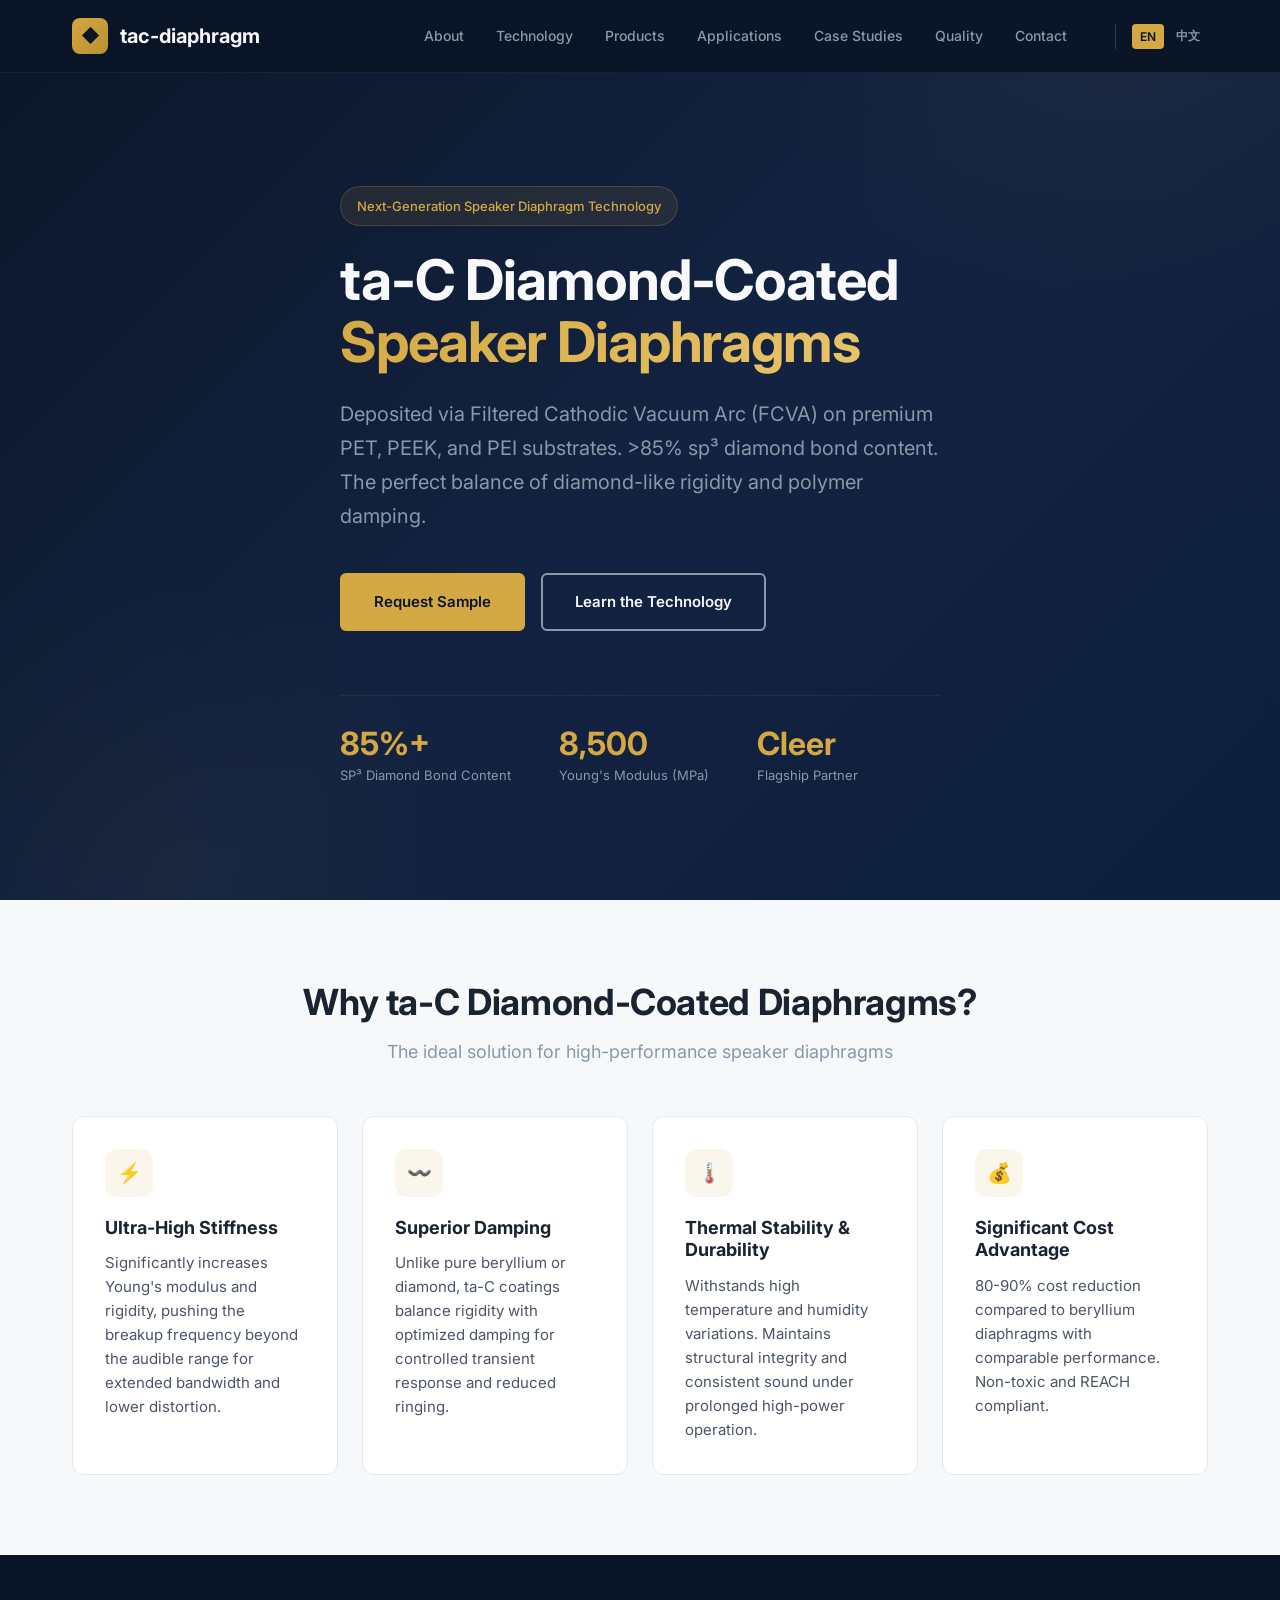
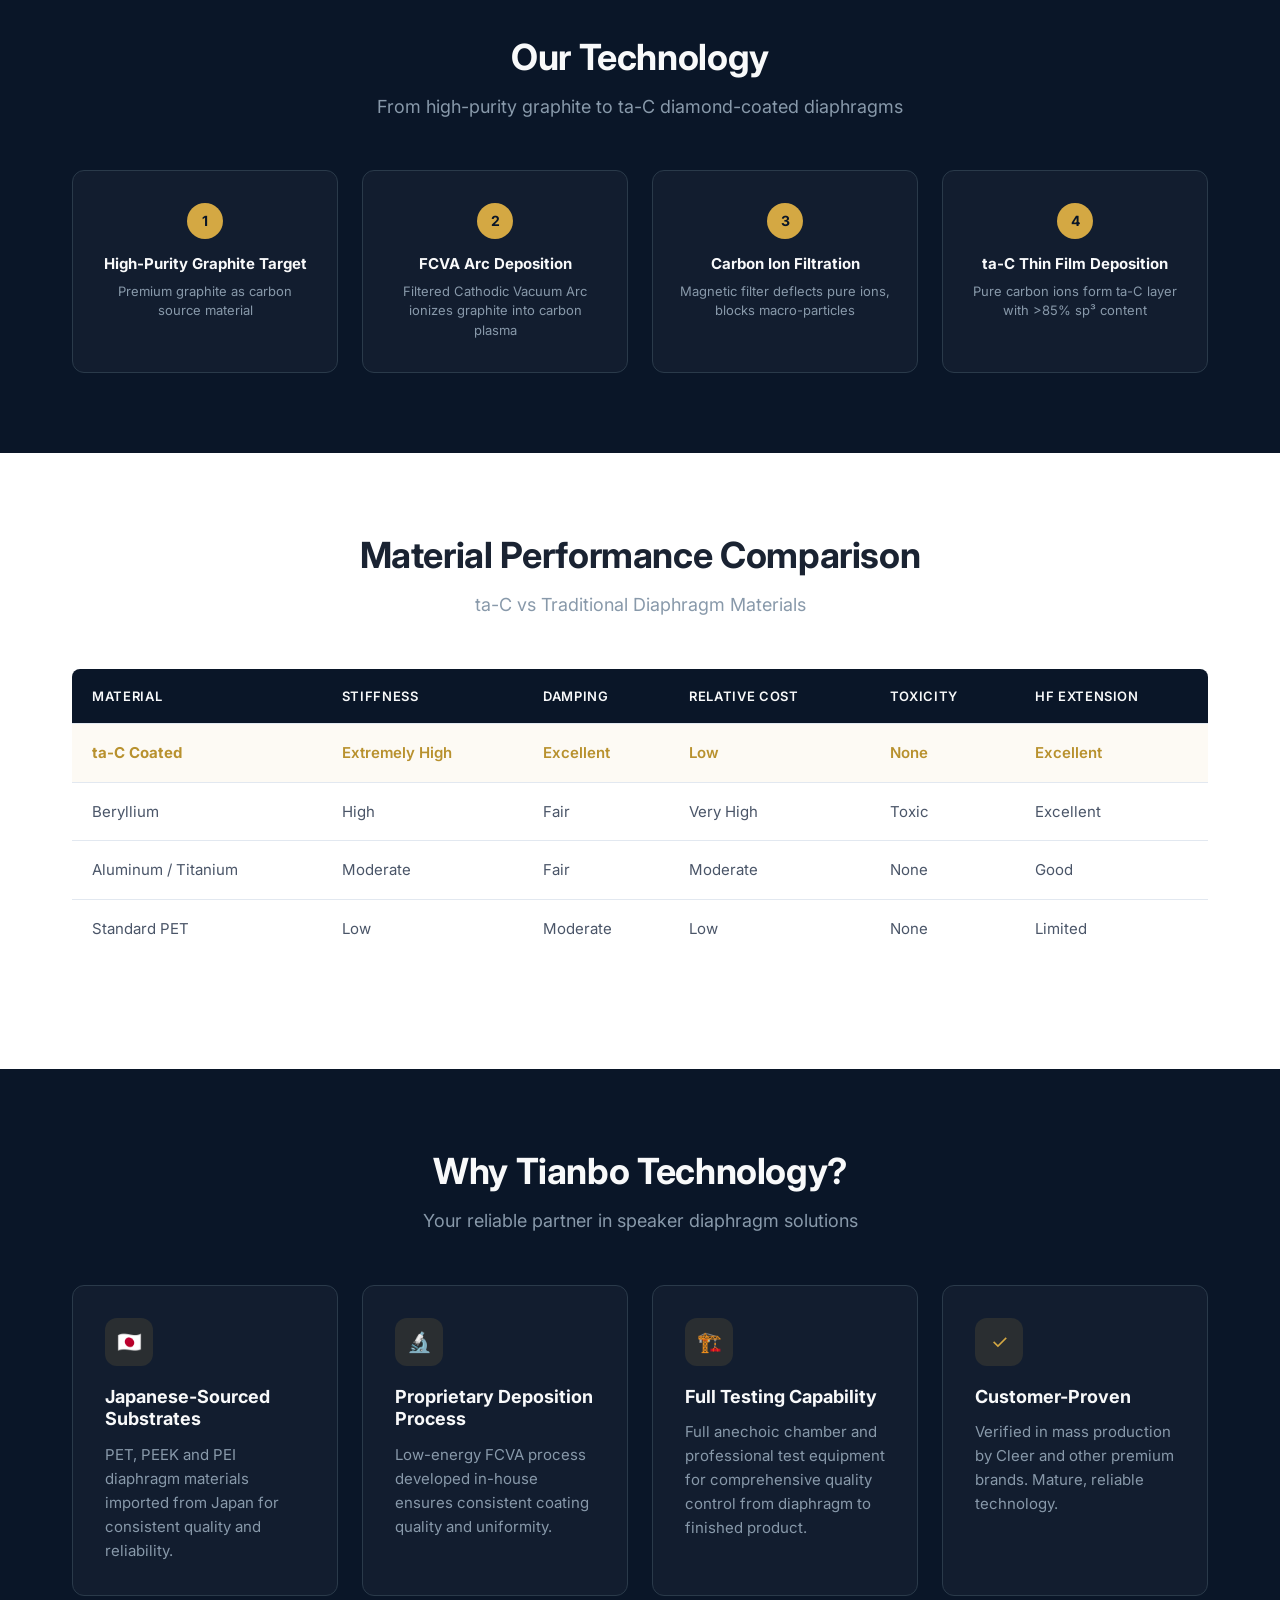
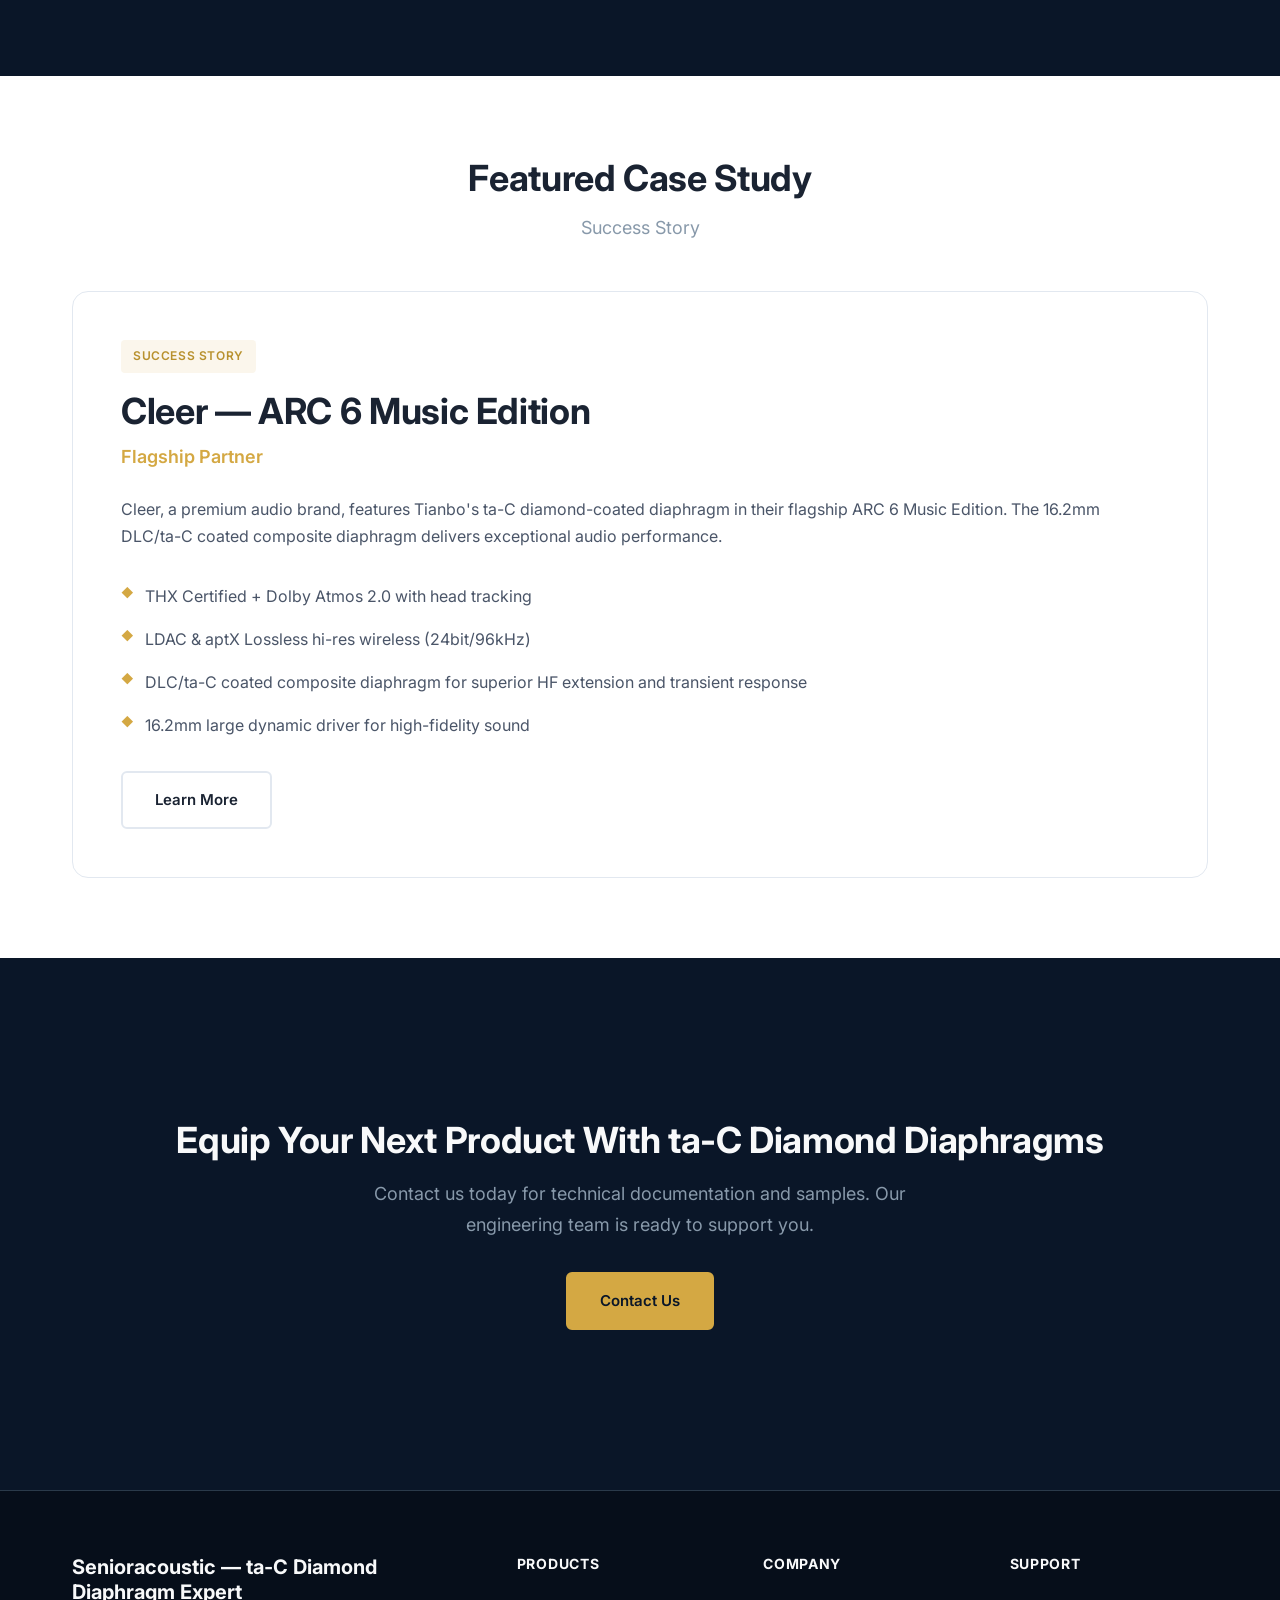
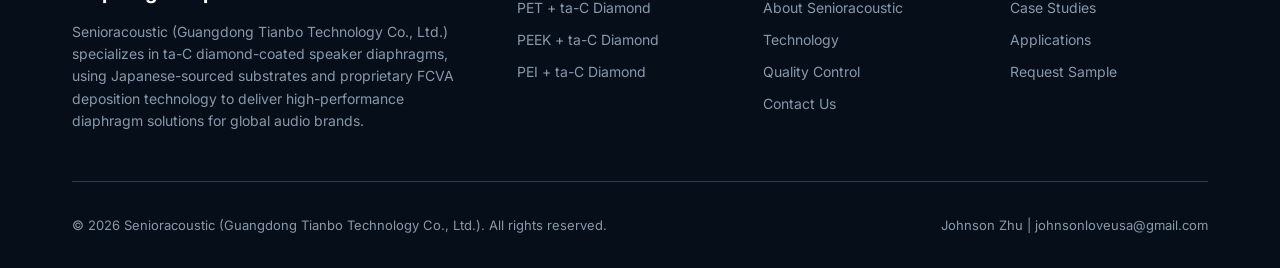
<file: index.html>
<!DOCTYPE html>
<html lang="en">
<head>
  <meta charset="UTF-8">
  <meta name="viewport" content="width=device-width, initial-scale=1.0">
  <title>ta-C Diamond-Coated Speaker Diaphragms | Tianbo Technology</title>
  <meta name="description" content="Premium ta-C diamond-coated PET, PEEK and PEI speaker diaphragms. FCVA deposition technology with >85% sp3 bond content. Trusted by Cleer. B2B supplier.">
  <link rel="preconnect" href="https://fonts.googleapis.com">
  <link rel="preconnect" href="https://fonts.gstatic.com" crossorigin>
  <link href="https://fonts.googleapis.com/css2?family=Inter:wght@400;500;600;700;800&display=swap" rel="stylesheet">
  <link rel="stylesheet" href="css/style.css">

  <!-- Canonical URL -->
  <link rel="canonical" href="https://gajzjxkzhfzjxnck-alt.github.io/tac-diaphragm/">

  <!-- Open Graph -->
  <meta property="og:type" content="website">
  <meta property="og:site_name" content="Senioracoustic - ta-C Diamond-Coated Speaker Diaphragms">
  <meta property="og:title" content="ta-C Diamond-Coated Speaker Diaphragms | Senioracoustic (Tianbo Technology)">
  <meta property="og:description" content="Premium ta-C diamond-coated PET, PEEK and PEI speaker diaphragms. FCVA deposition technology with &gt;85% sp3 bond content. Trusted by Cleer. B2B supplier.">
  <meta property="og:url" content="https://gajzjxkzhfzjxnck-alt.github.io/tac-diaphragm/">

  <!-- Twitter Card -->
  <meta name="twitter:card" content="summary_large_image">
  <meta name="twitter:title" content="ta-C Diamond-Coated Speaker Diaphragms | Senioracoustic (Tianbo Technology)">
  <meta name="twitter:description" content="Premium ta-C diamond-coated PET, PEEK and PEI speaker diaphragms. FCVA deposition technology with &gt;85% sp3 bond content.">

  <!-- Hreflang -->
  <link rel="alternate" hreflang="en" href="https://gajzjxkzhfzjxnck-alt.github.io/tac-diaphragm/">
  <link rel="alternate" hreflang="zh" href="https://gajzjxkzhfzjxnck-alt.github.io/tac-diaphragm/">
  <link rel="alternate" hreflang="x-default" href="https://gajzjxkzhfzjxnck-alt.github.io/tac-diaphragm/">

  <!-- Favicon -->
  <link rel="icon" type="image/svg+xml" href="images/favicon.svg">

  <!-- JSON-LD Structured Data -->
  <script type="application/ld+json">
  {
    "@context": "https://schema.org",
    "@type": "Organization",
    "name": "Senioracoustic (Guangdong Tianbo Technology Co., Ltd.)",
    "url": "https://gajzjxkzhfzjxnck-alt.github.io/tac-diaphragm",
    "logo": "https://gajzjxkzhfzjxnck-alt.github.io/tac-diaphragm/images/favicon.svg",
    "description": "ta-C diamond-coated speaker diaphragm manufacturer using FCVA deposition technology on PET, PEEK, PEI substrates.",
    "address": {
      "@type": "PostalAddress",
      "addressLocality": "Dongguan",
      "addressRegion": "Guangdong",
      "addressCountry": "CN"
    },
    "contactPoint": {
      "@type": "ContactPoint",
      "telephone": "+86-188-1921-3579",
      "contactType": "sales",
      "email": "johnsonloveusa@gmail.com"
    }
  }
  </script>
</head>
<body>

  <!-- ===== Header ===== -->
  <header class="header">
    <div class="container">
      <nav class="nav">
        <a href="index.html" class="nav-logo">
          <span class="nav-logo-icon">◆</span>
          <span data-i18n="nav.home">tac-diaphragm</span>
        </a>
        <div class="nav-links">
          <a href="about.html" data-i18n="nav.about">About</a>
          <a href="technology.html" data-i18n="nav.technology">Technology</a>
          <a href="products.html" data-i18n="nav.products">Products</a>
          <a href="applications.html" data-i18n="nav.applications">Applications</a>
          <a href="case-studies.html" data-i18n="nav.case-studies">Case Studies</a>
          <a href="quality.html" data-i18n="nav.quality">Quality</a>
          <a href="contact.html" data-i18n="nav.contact">Contact</a>
          <div class="lang-switch">
            <button class="lang-btn active" data-lang="en" onclick="switchLang('en')">EN</button>
            <button class="lang-btn" data-lang="zh" onclick="switchLang('zh')">中文</button>
          </div>
        </div>
        <button class="mobile-menu-btn" aria-label="Menu">☰</button>
      </nav>
    </div>
  </header>

  <!-- ===== Hero ===== -->
  <section class="hero">
    <div class="container">
      <div class="hero-content">
        <div class="hero-badge" data-i18n="hero.badge">Next-Generation Speaker Diaphragm Technology</div>
        <h1>
          <span data-i18n="hero.title">ta-C Diamond-Coated</span><br>
          <span data-i18n="hero.title.highlight" class="highlight">Speaker Diaphragms</span>
        </h1>
        <p data-i18n="hero.desc">Deposited via Filtered Cathodic Vacuum Arc (FCVA) on premium PET, PEEK, and PEI substrates. &gt;85% sp&sup3; diamond bond content. The perfect balance of diamond-like rigidity and polymer damping.</p>
        <div class="hero-actions">
          <a href="contact.html" class="btn btn-primary" data-i18n="hero.cta.primary">Request Sample</a>
          <a href="technology.html" class="btn btn-outline" data-i18n="hero.cta.secondary">Learn the Technology</a>
        </div>
        <div class="hero-metrics">
          <div class="metric">
            <div class="metric-value">85%+</div>
            <div class="metric-label" data-i18n="metric.sp3.label">SP&sup3; Diamond Bond Content</div>
          </div>
          <div class="metric">
            <div class="metric-value">8,500</div>
            <div class="metric-label" data-i18n="metric.ym.label">Young's Modulus (MPa)</div>
          </div>
          <div class="metric">
            <div class="metric-value">Cleer</div>
            <div class="metric-label" data-i18n="metric.partner.label">Flagship Partner</div>
          </div>
        </div>
      </div>
    </div>
  </section>

  <!-- ===== Features ===== -->
  <section class="section section-light fade-in">
    <div class="container">
      <h2 class="section-title" data-i18n="features.title">Why ta-C Diamond-Coated Diaphragms?</h2>
      <p class="section-subtitle" data-i18n="features.subtitle">The ideal solution for high-performance speaker diaphragms</p>
      <div class="grid-4">
        <div class="card">
          <div class="card-icon">⚡</div>
          <h3 data-i18n="feature.stiffness.title">Ultra-High Stiffness</h3>
          <p data-i18n="feature.stiffness.desc">Significantly increases Young's modulus and rigidity, pushing the breakup frequency beyond the audible range for extended bandwidth and lower distortion.</p>
        </div>
        <div class="card">
          <div class="card-icon">〰️</div>
          <h3 data-i18n="feature.damping.title">Superior Damping</h3>
          <p data-i18n="feature.damping.desc">Unlike pure beryllium or diamond, ta-C coatings balance rigidity with optimized damping for controlled transient response and reduced ringing.</p>
        </div>
        <div class="card">
          <div class="card-icon">🌡️</div>
          <h3 data-i18n="feature.thermal.title">Thermal Stability & Durability</h3>
          <p data-i18n="feature.thermal.desc">Withstands high temperature and humidity variations. Maintains structural integrity and consistent sound under prolonged high-power operation.</p>
        </div>
        <div class="card">
          <div class="card-icon">💰</div>
          <h3 data-i18n="feature.cost.title">Significant Cost Advantage</h3>
          <p data-i18n="feature.cost.desc">80-90% cost reduction compared to beryllium diaphragms with comparable performance. Non-toxic and REACH compliant.</p>
        </div>
      </div>
    </div>
  </section>

  <!-- ===== Process ===== -->
  <section class="section section-dark fade-in">
    <div class="container">
      <h2 class="section-title" data-i18n="process.title">Our Technology</h2>
      <p class="section-subtitle" data-i18n="process.subtitle">From high-purity graphite to ta-C diamond-coated diaphragms</p>
      <div class="process-steps">
        <div class="process-step">
          <h4 data-i18n="process.step1.title">High-Purity Graphite Target</h4>
          <p data-i18n="process.step1.desc">Premium graphite as carbon source material</p>
        </div>
        <div class="process-step">
          <h4 data-i18n="process.step2.title">FCVA Arc Deposition</h4>
          <p data-i18n="process.step2.desc">Filtered Cathodic Vacuum Arc ionizes graphite into carbon plasma</p>
        </div>
        <div class="process-step">
          <h4 data-i18n="process.step3.title">Carbon Ion Filtration</h4>
          <p data-i18n="process.step3.desc">Magnetic filter deflects pure ions, blocks macro-particles</p>
        </div>
        <div class="process-step">
          <h4 data-i18n="process.step4.title">ta-C Thin Film Deposition</h4>
          <p data-i18n="process.step4.desc">Pure carbon ions form ta-C layer with &gt;85% sp&sup3; content</p>
        </div>
      </div>
    </div>
  </section>

  <!-- ===== Comparison Table ===== -->
  <section class="section fade-in">
    <div class="container">
      <h2 class="section-title" data-i18n="comparison.title">Material Performance Comparison</h2>
      <p class="section-subtitle" data-i18n="comparison.subtitle">ta-C vs Traditional Diaphragm Materials</p>
      <div class="table-wrap">
        <table class="comparison-table">
          <thead>
            <tr>
              <th data-i18n="table.material">Material</th>
              <th data-i18n="table.stiffness">Stiffness</th>
              <th data-i18n="table.damping">Damping</th>
              <th data-i18n="table.cost">Relative Cost</th>
              <th data-i18n="table.toxicity">Toxicity</th>
              <th data-i18n="table.freq">HF Extension</th>
            </tr>
          </thead>
          <tbody>
            <tr class="highlight-row">
              <td><strong data-i18n="table.taC">ta-C Coated</strong></td>
              <td data-i18n="table.taC.s">Extremely High</td>
              <td data-i18n="table.taC.d">Excellent</td>
              <td data-i18n="table.taC.c">Low</td>
              <td data-i18n="table.taC.t">None</td>
              <td data-i18n="table.taC.f">Excellent</td>
            </tr>
            <tr>
              <td data-i18n="table.beryllium">Beryllium</td>
              <td data-i18n="table.beryllium.s">High</td>
              <td data-i18n="table.beryllium.d">Fair</td>
              <td data-i18n="table.beryllium.c">Very High</td>
              <td data-i18n="table.beryllium.t">Toxic</td>
              <td data-i18n="table.beryllium.f">Excellent</td>
            </tr>
            <tr>
              <td data-i18n="table.aluminum">Aluminum / Titanium</td>
              <td data-i18n="table.aluminum.s">Moderate</td>
              <td data-i18n="table.aluminum.d">Fair</td>
              <td data-i18n="table.aluminum.c">Moderate</td>
              <td data-i18n="table.aluminum.t">None</td>
              <td data-i18n="table.aluminum.f">Good</td>
            </tr>
            <tr>
              <td data-i18n="table.standard">Standard PET</td>
              <td data-i18n="table.standard.s">Low</td>
              <td data-i18n="table.standard.d">Moderate</td>
              <td data-i18n="table.standard.c">Low</td>
              <td data-i18n="table.standard.t">None</td>
              <td data-i18n="table.standard.f">Limited</td>
            </tr>
          </tbody>
        </table>
      </div>
    </div>
  </section>

  <!-- ===== Why Us ===== -->
  <section class="section section-dark fade-in">
    <div class="container">
      <h2 class="section-title" data-i18n="whyus.title">Why Tianbo Technology?</h2>
      <p class="section-subtitle" data-i18n="whyus.subtitle">Your reliable partner in speaker diaphragm solutions</p>
      <div class="grid-4">
        <div class="feature-card">
          <div class="card-icon">🇯🇵</div>
          <h3 data-i18n="whyus.1.title">Japanese-Sourced Substrates</h3>
          <p data-i18n="whyus.1.desc">PET, PEEK and PEI diaphragm materials imported from Japan for consistent quality and reliability.</p>
        </div>
        <div class="feature-card">
          <div class="card-icon">🔬</div>
          <h3 data-i18n="whyus.2.title">Proprietary Deposition Process</h3>
          <p data-i18n="whyus.2.desc">Low-energy FCVA process developed in-house ensures consistent coating quality and uniformity.</p>
        </div>
        <div class="feature-card">
          <div class="card-icon">🏗️</div>
          <h3 data-i18n="whyus.3.title">Full Testing Capability</h3>
          <p data-i18n="whyus.3.desc">Full anechoic chamber and professional test equipment for comprehensive quality control from diaphragm to finished product.</p>
        </div>
        <div class="feature-card">
          <div class="card-icon">✓</div>
          <h3 data-i18n="whyus.4.title">Customer-Proven</h3>
          <p data-i18n="whyus.4.desc">Verified in mass production by Cleer and other premium brands. Mature, reliable technology.</p>
        </div>
      </div>
    </div>
  </section>

  <!-- ===== Case Study Highlight ===== -->
  <section class="section fade-in">
    <div class="container">
      <h2 class="section-title" data-i18n="casestudy.title">Featured Case Study</h2>
      <p class="section-subtitle" data-i18n="casestudy.tag">Success Story</p>
      <div class="case-study">
        <div class="case-study-content">
          <span class="case-study-tag" data-i18n="casestudy.tag">SUCCESS STORY</span>
          <h2>Cleer — ARC 6 Music Edition</h2>
          <p class="client-name">Flagship Partner</p>
          <p data-i18n="casestudy.desc">Cleer, a premium audio brand, features Tianbo's ta-C diamond-coated diaphragm in their flagship ARC 6 Music Edition. The 16.2mm DLC/ta-C coated composite diaphragm delivers exceptional audio performance.</p>
          <ul>
            <li data-i18n="casestudy.bullet1">THX Certified + Dolby Atmos 2.0 with head tracking</li>
            <li data-i18n="casestudy.bullet2">LDAC & aptX Lossless hi-res wireless (24bit/96kHz)</li>
            <li data-i18n="casestudy.bullet3">DLC/ta-C coated composite diaphragm for superior HF extension and transient response</li>
            <li data-i18n="casestudy.bullet4">16.2mm large dynamic driver for high-fidelity sound</li>
          </ul>
          <a href="case-studies.html" class="btn btn-outline-dark" data-i18n="casestudy.cta">Learn More</a>
        </div>
      </div>
    </div>
  </section>

  <!-- ===== CTA ===== -->
  <section class="section section-dark">
    <div class="container">
      <div class="cta-section">
        <h2 data-i18n="cta.title">Equip Your Next Product With ta-C Diamond Diaphragms</h2>
        <p data-i18n="cta.desc">Contact us today for technical documentation and samples. Our engineering team is ready to support you.</p>
        <a href="contact.html" class="btn btn-primary" data-i18n="cta.btn">Contact Us</a>
      </div>
    </div>
  </section>

  <!-- ===== Footer ===== -->
  <footer class="footer">
    <div class="container">
      <div class="footer-grid">
        <div class="footer-brand">
          <h3 data-i18n="footer.brand">Senioracoustic — ta-C Diamond Diaphragm Expert</h3>
          <p data-i18n="footer.desc">Senioracoustic (Guangdong Tianbo Technology Co., Ltd.) specializes in ta-C diamond-coated speaker diaphragms, using Japanese-sourced substrates and proprietary FCVA deposition technology to deliver high-performance diaphragm solutions for global audio brands.</p>
        </div>
        <div>
          <h4 data-i18n="footer.products">Products</h4>
          <a href="products.html" data-i18n="footer.products.pet">PET + ta-C Diamond</a>
          <a href="products.html" data-i18n="footer.products.peek">PEEK + ta-C Diamond</a>
          <a href="products.html" data-i18n="footer.products.pei">PEI + ta-C Diamond</a>
        </div>
        <div>
          <h4 data-i18n="footer.company">Company</h4>
          <a href="about.html" data-i18n="footer.company.about">About Senioracoustic</a>
          <a href="technology.html" data-i18n="footer.company.technology">Technology</a>
          <a href="quality.html" data-i18n="footer.company.quality">Quality Control</a>
          <a href="contact.html" data-i18n="footer.company.contact">Contact Us</a>
        </div>
        <div>
          <h4 data-i18n="footer.support">Support</h4>
          <a href="case-studies.html" data-i18n="footer.support.case">Case Studies</a>
          <a href="applications.html" data-i18n="footer.support.apps">Applications</a>
          <a href="contact.html" data-i18n="footer.support.sample">Request Sample</a>
        </div>
      </div>
      <div class="footer-bottom">
        <span data-i18n="footer.copyright">© 2026 Senioracoustic (Guangdong Tianbo Technology Co., Ltd.). All rights reserved.</span>
        <span>Johnson Zhu | johnsonloveusa@gmail.com</span>
      </div>
    </div>
  </footer>

  <script src="js/translations.js"></script>
  <script src="js/main.js"></script>
</body>
</html>
</file>
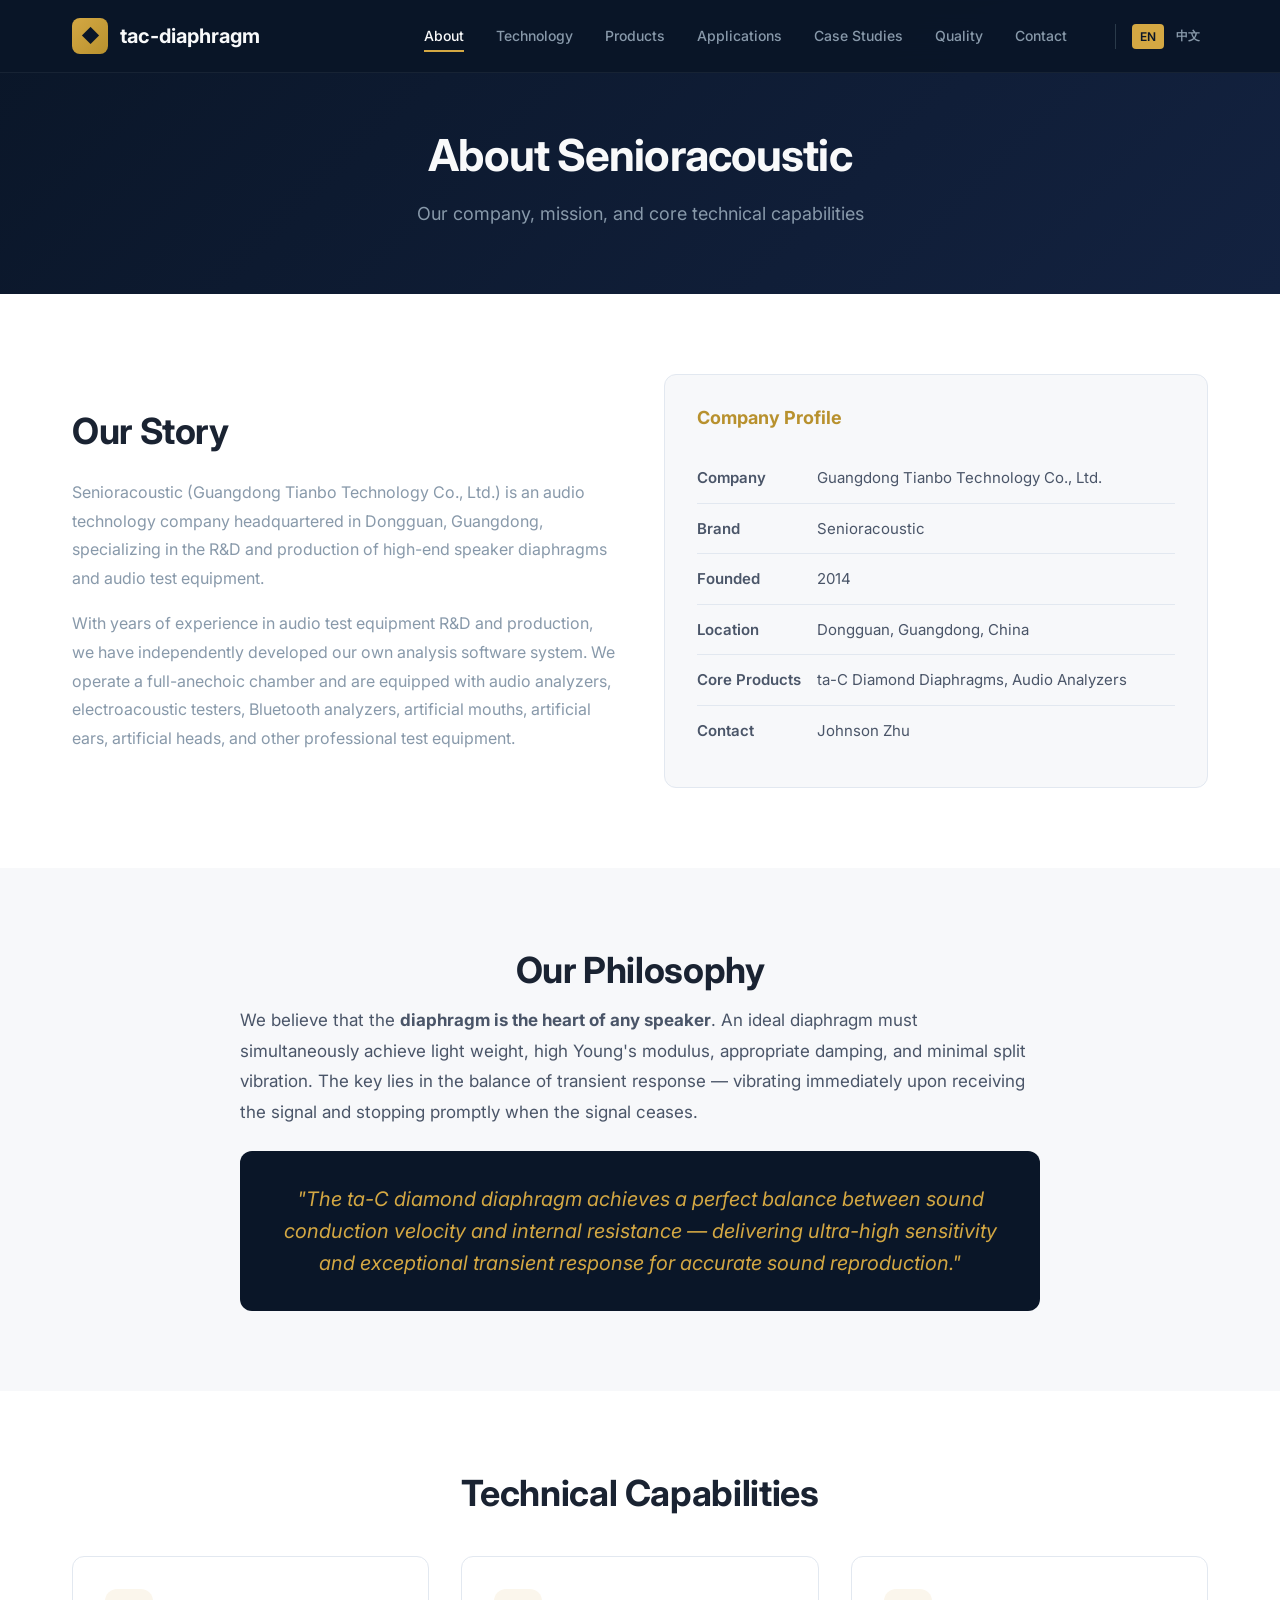
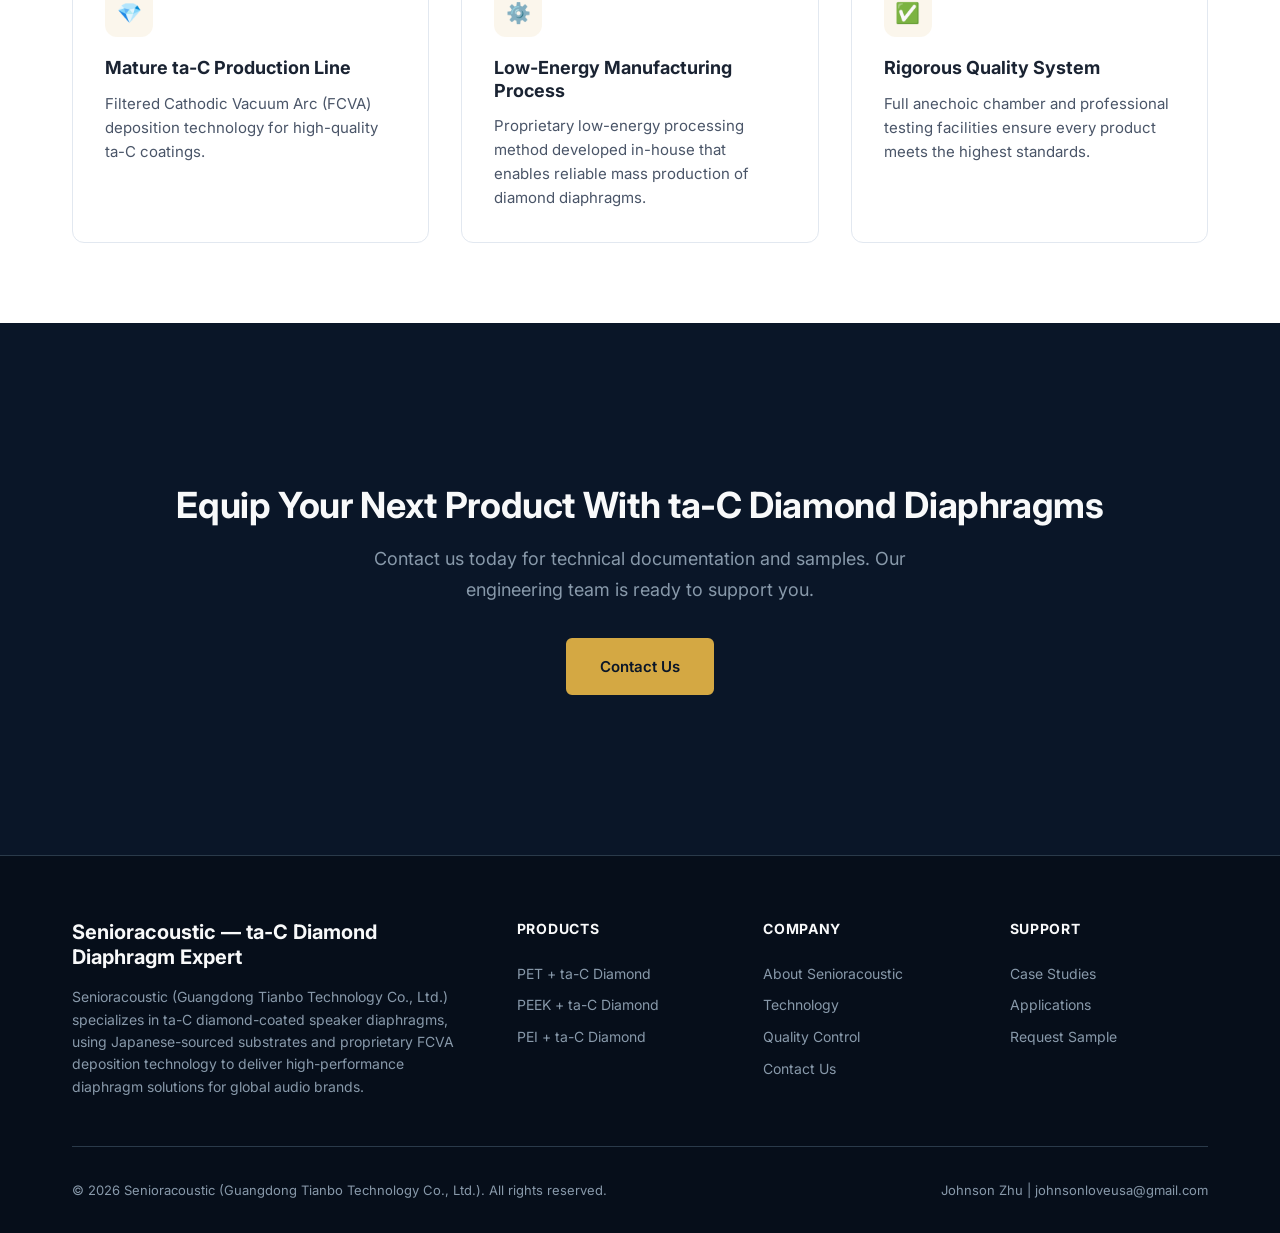
<file: about.html>
<!DOCTYPE html>
<html lang="en">
<head>
  <meta charset="UTF-8">
  <meta name="viewport" content="width=device-width, initial-scale=1.0">
  <title>About Us | Senioracoustic | ta-C Diamond Diaphragms</title>
  <meta name="description" content="Learn about Senioracoustic / Guangdong Tianbo Technology Co., Ltd. — experts in ta-C diamond-coated speaker diaphragms with FCVA technology.">
  <link rel="preconnect" href="https://fonts.googleapis.com">
  <link rel="preconnect" href="https://fonts.gstatic.com" crossorigin>
  <link href="https://fonts.googleapis.com/css2?family=Inter:wght@400;500;600;700;800&display=swap" rel="stylesheet">
  <link rel="stylesheet" href="css/style.css">

  <!-- Canonical URL -->
  <link rel="canonical" href="https://gajzjxkzhfzjxnck-alt.github.io/tac-diaphragm/about.html">

  <!-- Open Graph -->
  <meta property="og:type" content="website">
  <meta property="og:site_name" content="Senioracoustic - ta-C Diamond-Coated Speaker Diaphragms">
  <meta property="og:title" content="About Us | Senioracoustic | ta-C Diamond Diaphragms">
  <meta property="og:description" content="Learn about Senioracoustic / Guangdong Tianbo Technology Co., Ltd. — experts in ta-C diamond-coated speaker diaphragms with FCVA technology.">
  <meta property="og:url" content="https://gajzjxkzhfzjxnck-alt.github.io/tac-diaphragm/about.html">

  <!-- Twitter Card -->
  <meta name="twitter:card" content="summary_large_image">
  <meta name="twitter:title" content="About Us | Senioracoustic | ta-C Diamond Diaphragms">
  <meta name="twitter:description" content="Learn about Senioracoustic / Guangdong Tianbo Technology Co., Ltd. — experts in ta-C diamond-coated speaker diaphragms.">

  <!-- Hreflang -->
  <link rel="alternate" hreflang="en" href="https://gajzjxkzhfzjxnck-alt.github.io/tac-diaphragm/about.html">
  <link rel="alternate" hreflang="zh" href="https://gajzjxkzhfzjxnck-alt.github.io/tac-diaphragm/about.html">
  <link rel="alternate" hreflang="x-default" href="https://gajzjxkzhfzjxnck-alt.github.io/tac-diaphragm/">

  <!-- Favicon -->
  <link rel="icon" type="image/svg+xml" href="images/favicon.svg">

  <!-- JSON-LD Structured Data -->
  <script type="application/ld+json">
  {
    "@context": "https://schema.org",
    "@type": "Organization",
    "name": "Senioracoustic (Guangdong Tianbo Technology Co., Ltd.)",
    "url": "https://gajzjxkzhfzjxnck-alt.github.io/tac-diaphragm",
    "logo": "https://gajzjxkzhfzjxnck-alt.github.io/tac-diaphragm/images/favicon.svg",
    "description": "ta-C diamond-coated speaker diaphragm manufacturer using FCVA deposition technology.",
    "address": {
      "@type": "PostalAddress",
      "addressLocality": "Dongguan",
      "addressRegion": "Guangdong",
      "addressCountry": "CN"
    },
    "contactPoint": {
      "@type": "ContactPoint",
      "telephone": "+86-188-1921-3579",
      "contactType": "sales",
      "email": "johnsonloveusa@gmail.com"
    }
  }
  </script>
  <script type="application/ld+json">
  {
    "@context": "https://schema.org",
    "@type": "BreadcrumbList",
    "itemListElement": [{
      "@type": "ListItem",
      "position": 1,
      "name": "Home",
      "item": "https://gajzjxkzhfzjxnck-alt.github.io/tac-diaphragm/"
    },{
      "@type": "ListItem",
      "position": 2,
      "name": "About Us"
    }]
  }
  </script>
</head>
<body>
  <header class="header">
    <div class="container">
      <nav class="nav">
        <a href="index.html" class="nav-logo">
          <span class="nav-logo-icon">◆</span>
          <span>tac-diaphragm</span>
        </a>
        <div class="nav-links">
          <a href="about.html" data-i18n="nav.about">About</a>
          <a href="technology.html" data-i18n="nav.technology">Technology</a>
          <a href="products.html" data-i18n="nav.products">Products</a>
          <a href="applications.html" data-i18n="nav.applications">Applications</a>
          <a href="case-studies.html" data-i18n="nav.case-studies">Case Studies</a>
          <a href="quality.html" data-i18n="nav.quality">Quality</a>
          <a href="contact.html" data-i18n="nav.contact">Contact</a>
          <div class="lang-switch">
            <button class="lang-btn active" data-lang="en" onclick="switchLang('en')">EN</button>
            <button class="lang-btn" data-lang="zh" onclick="switchLang('zh')">中文</button>
          </div>
        </div>
        <button class="mobile-menu-btn" aria-label="Menu">☰</button>
      </nav>
    </div>
  </header>

  <section class="page-header">
    <div class="container">
      <h1 data-i18n="about.page.title">About Senioracoustic</h1>
      <p data-i18n="about.page.desc">Our company, mission, and core technical capabilities</p>
    </div>
  </section>

  <!-- Our Story -->
  <section class="section fade-in">
    <div class="container">
      <div class="grid-2">
        <div>
          <h2 data-i18n="about.intro.title" style="margin-bottom:1.5rem">Our Story</h2>
          <p style="color:var(--text-muted);line-height:1.8;margin-bottom:1rem" data-i18n="about.intro.p1">Senioracoustic (Guangdong Tianbo Technology Co., Ltd.) is an audio technology company headquartered in Dongguan, Guangdong, specializing in the R&D and production of high-end speaker diaphragms and audio test equipment.</p>
          <p style="color:var(--text-muted);line-height:1.8" data-i18n="about.intro.p2">With years of experience in audio test equipment R&D and production, we have independently developed our own analysis software system. We operate a full-anechoic chamber and are equipped with audio analyzers, electroacoustic testers, Bluetooth analyzers, artificial mouths, artificial ears, artificial heads, and other professional test equipment.</p>
        </div>
        <div style="background:var(--bg-light);border-radius:12px;padding:2rem;border:1px solid var(--border)">
          <h4 style="margin-bottom:1.5rem;color:var(--accent-dark)">Company Profile</h4>
          <table style="width:100%;border-collapse:collapse;font-size:0.9375rem">
            <tr style="border-bottom:1px solid var(--border)">
              <td style="padding:0.75rem 0;font-weight:600;width:120px">Company</td>
              <td style="padding:0.75rem 0">Guangdong Tianbo Technology Co., Ltd.</td>
            </tr>
            <tr style="border-bottom:1px solid var(--border)">
              <td style="padding:0.75rem 0;font-weight:600">Brand</td>
              <td style="padding:0.75rem 0">Senioracoustic</td>
            </tr>
            <tr style="border-bottom:1px solid var(--border)">
              <td style="padding:0.75rem 0;font-weight:600">Founded</td>
              <td style="padding:0.75rem 0">2014</td>
            </tr>
            <tr style="border-bottom:1px solid var(--border)">
              <td style="padding:0.75rem 0;font-weight:600">Location</td>
              <td style="padding:0.75rem 0">Dongguan, Guangdong, China</td>
            </tr>
            <tr style="border-bottom:1px solid var(--border)">
              <td style="padding:0.75rem 0;font-weight:600">Core Products</td>
              <td style="padding:0.75rem 0">ta-C Diamond Diaphragms, Audio Analyzers</td>
            </tr>
            <tr>
              <td style="padding:0.75rem 0;font-weight:600">Contact</td>
              <td style="padding:0.75rem 0">Johnson Zhu</td>
            </tr>
          </table>
        </div>
      </div>
    </div>
  </section>

  <!-- Philosophy -->
  <section class="section section-light fade-in">
    <div class="container">
      <h2 class="section-title" data-i18n="about.philosophy.title">Our Philosophy</h2>
      <div style="max-width:800px;margin:0 auto">
        <p style="color:var(--text-body);line-height:1.8;margin-bottom:1.5rem;font-size:1.0625rem" data-i18n="about.philosophy.p1">We believe that the <strong>diaphragm is the heart of any speaker</strong>. An ideal diaphragm must simultaneously achieve light weight, high Young's modulus, appropriate damping, and minimal split vibration. The key lies in the balance of transient response — vibrating immediately upon receiving the signal and stopping promptly when the signal ceases.</p>
        <div style="background:var(--primary);color:var(--text-muted);padding:2rem;border-radius:12px;text-align:center">
          <p style="font-size:1.25rem;font-style:italic;color:var(--accent);line-height:1.6" data-i18n="about.philosophy.p2">"The ta-C diamond diaphragm achieves a perfect balance between sound conduction velocity and internal resistance — delivering ultra-high sensitivity and exceptional transient response for accurate sound reproduction."</p>
        </div>
      </div>
    </div>
  </section>

  <!-- Tech Capabilities -->
  <section class="section fade-in">
    <div class="container">
      <h2 class="section-title" data-i18n="about.tech.title" style="margin-bottom:2.5rem">Technical Capabilities</h2>
      <div class="grid-3">
        <div class="card">
          <div class="card-icon">💎</div>
          <h3 data-i18n="about.tech.item1">Mature ta-C Production Line</h3>
          <p data-i18n="about.tech.item2">Filtered Cathodic Vacuum Arc (FCVA) deposition technology for high-quality ta-C coatings.</p>
        </div>
        <div class="card">
          <div class="card-icon">⚙️</div>
          <h3 data-i18n="about.tech.item3">Low-Energy Manufacturing Process</h3>
          <p>Proprietary low-energy processing method developed in-house that enables reliable mass production of diamond diaphragms.</p>
        </div>
        <div class="card">
          <div class="card-icon">✅</div>
          <h3 data-i18n="about.tech.item4">Rigorous Quality System</h3>
          <p data-i18n="about.tech.item5">Full anechoic chamber and professional testing facilities ensure every product meets the highest standards.</p>
        </div>
      </div>
    </div>
  </section>

  <!-- CTA -->
  <section class="section section-dark">
    <div class="container">
      <div class="cta-section">
        <h2 data-i18n="cta.title">Equip Your Next Product With ta-C Diamond Diaphragms</h2>
        <p data-i18n="cta.desc">Contact us today for technical documentation and samples. Our engineering team is ready to support you.</p>
        <a href="contact.html" class="btn btn-primary" data-i18n="cta.btn">Contact Us</a>
      </div>
    </div>
  </section>

  <footer class="footer">
    <div class="container">
      <div class="footer-grid">
        <div class="footer-brand">
          <h3 data-i18n="footer.brand">Senioracoustic — ta-C Diamond Diaphragm Expert</h3>
          <p data-i18n="footer.desc">Senioracoustic (Guangdong Tianbo Technology Co., Ltd.) specializes in ta-C diamond-coated speaker diaphragms, using Japanese-sourced substrates and proprietary FCVA deposition technology to deliver high-performance diaphragm solutions for global audio brands.</p>
        </div>
        <div>
          <h4 data-i18n="footer.products">Products</h4>
          <a href="products.html" data-i18n="footer.products.pet">PET + ta-C Diamond</a>
          <a href="products.html" data-i18n="footer.products.peek">PEEK + ta-C Diamond</a>
          <a href="products.html" data-i18n="footer.products.pei">PEI + ta-C Diamond</a>
        </div>
        <div>
          <h4 data-i18n="footer.company">Company</h4>
          <a href="about.html" data-i18n="footer.company.about">About Senioracoustic</a>
          <a href="technology.html" data-i18n="footer.company.technology">Technology</a>
          <a href="quality.html" data-i18n="footer.company.quality">Quality Control</a>
          <a href="contact.html" data-i18n="footer.company.contact">Contact Us</a>
        </div>
        <div>
          <h4 data-i18n="footer.support">Support</h4>
          <a href="case-studies.html" data-i18n="footer.support.case">Case Studies</a>
          <a href="applications.html" data-i18n="footer.support.apps">Applications</a>
          <a href="contact.html" data-i18n="footer.support.sample">Request Sample</a>
        </div>
      </div>
      <div class="footer-bottom">
        <span data-i18n="footer.copyright">© 2026 Senioracoustic (Guangdong Tianbo Technology Co., Ltd.). All rights reserved.</span>
        <span>Johnson Zhu | johnsonloveusa@gmail.com</span>
      </div>
    </div>
  </footer>

  <script src="js/translations.js"></script>
  <script src="js/main.js"></script>
</body>
</html>
</file>
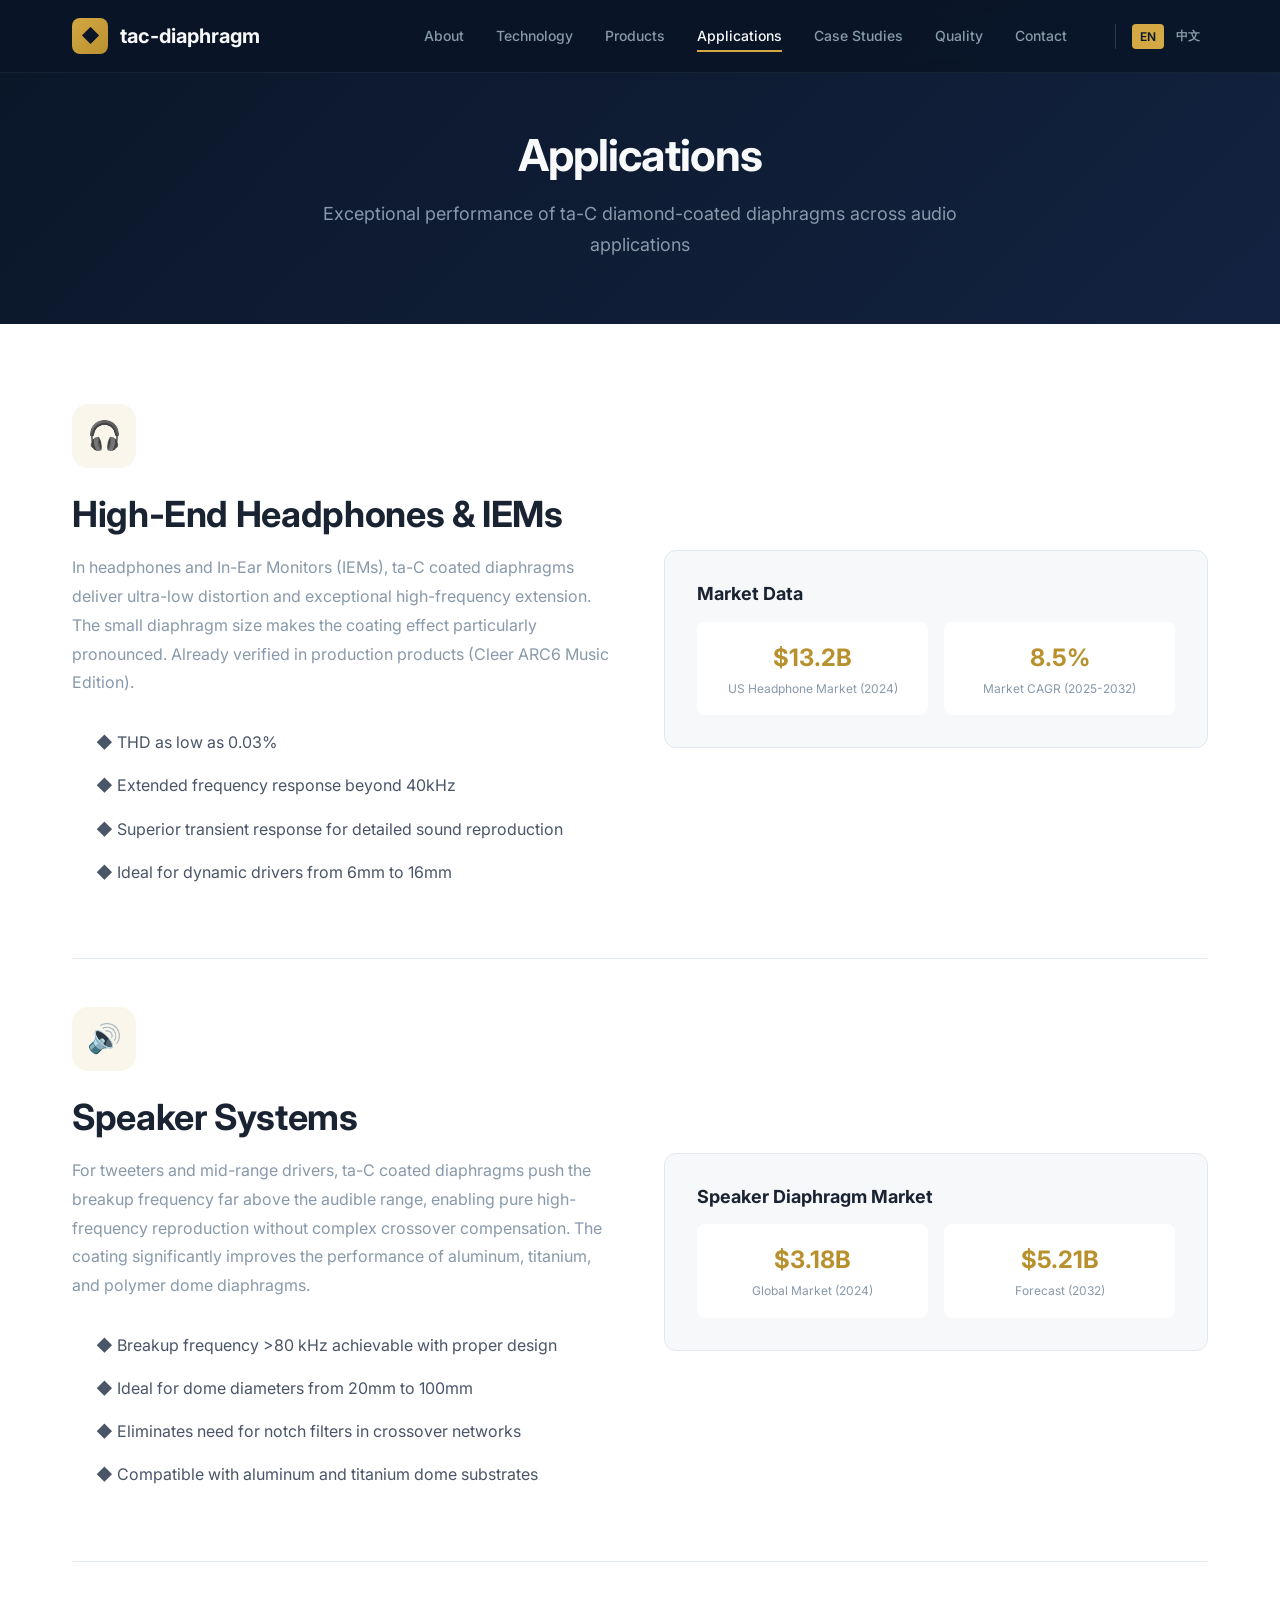
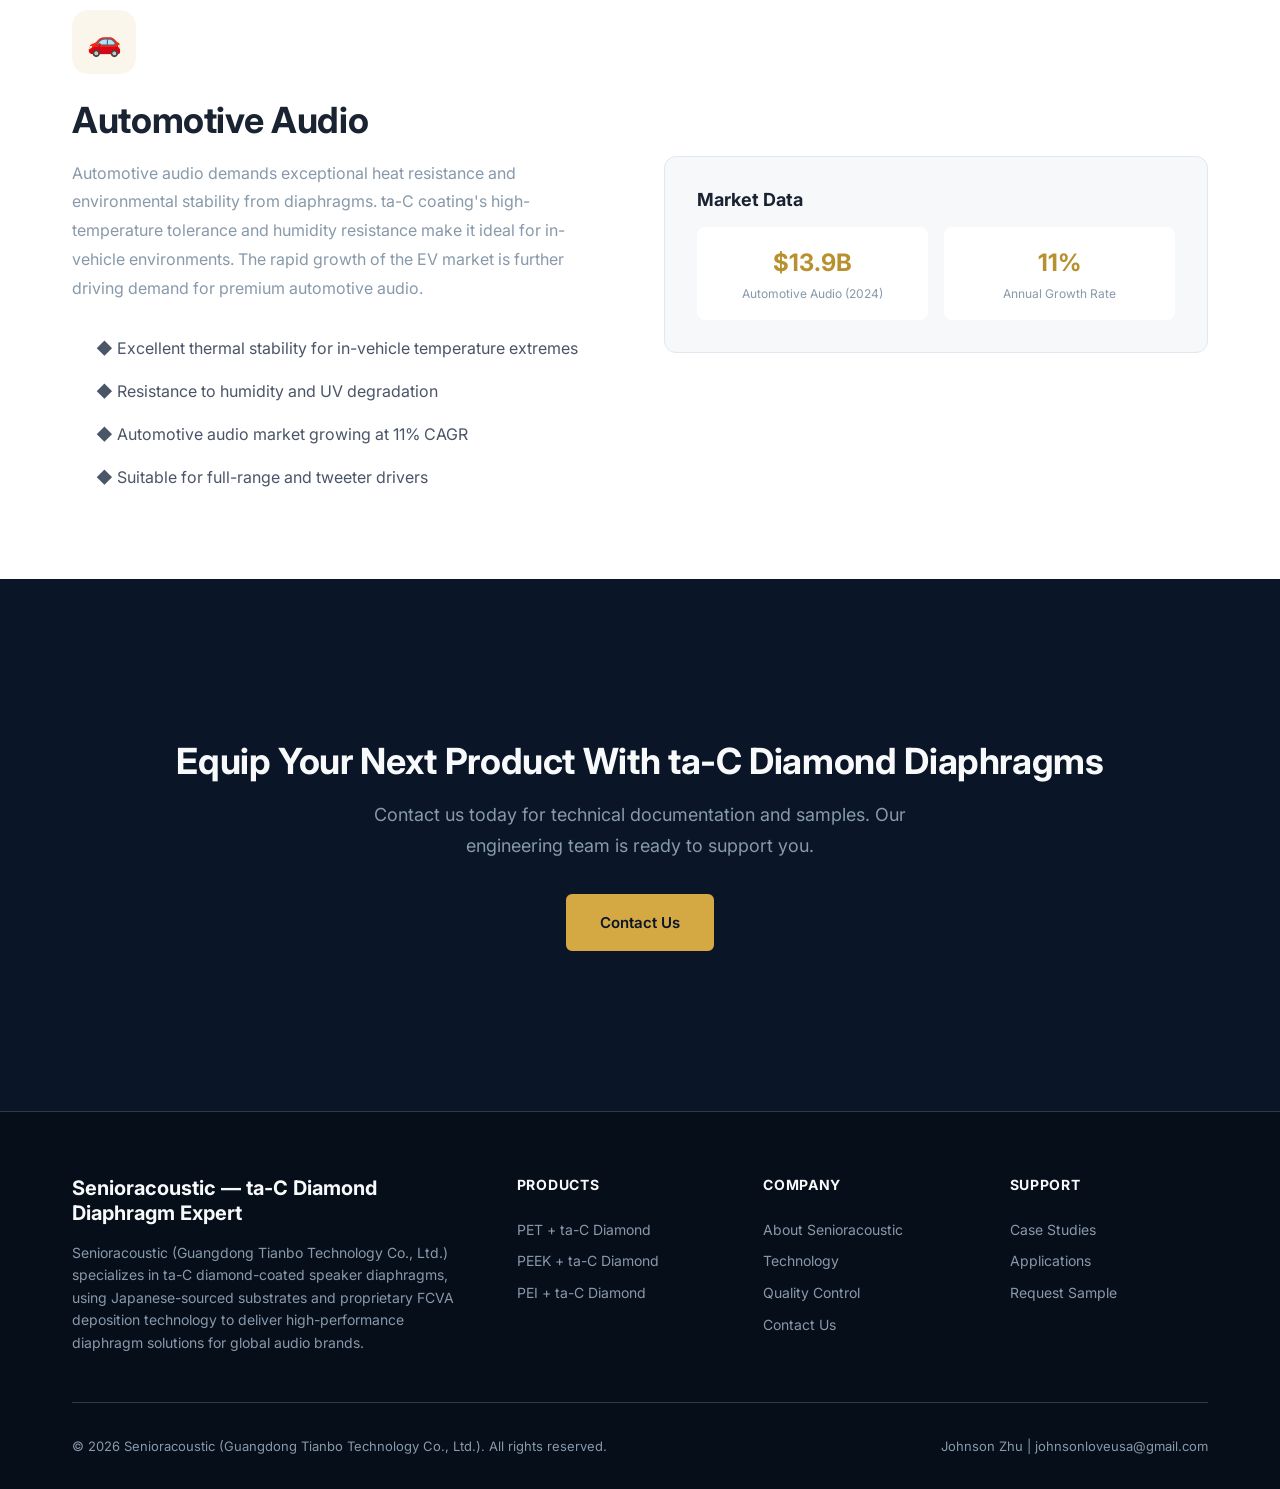
<file: applications.html>
<!DOCTYPE html>
<html lang="en">
<head>
  <meta charset="UTF-8">
  <meta name="viewport" content="width=device-width, initial-scale=1.0">
  <title>Applications | ta-C Diamond Diaphragms | Tianbo Technology</title>
  <meta name="description" content="ta-C diamond-coated diaphragm applications: high-end headphones, IEMs, speaker systems, and automotive audio.">
  <link rel="preconnect" href="https://fonts.googleapis.com">
  <link rel="preconnect" href="https://fonts.gstatic.com" crossorigin>
  <link href="https://fonts.googleapis.com/css2?family=Inter:wght@400;500;600;700;800&display=swap" rel="stylesheet">
  <link rel="stylesheet" href="css/style.css">

  <!-- Canonical URL -->
  <link rel="canonical" href="https://gajzjxkzhfzjxnck-alt.github.io/tac-diaphragm/applications.html">

  <!-- Open Graph -->
  <meta property="og:type" content="website">
  <meta property="og:site_name" content="Senioracoustic - ta-C Diamond-Coated Speaker Diaphragms">
  <meta property="og:title" content="Applications | ta-C Diamond Diaphragms | Tianbo Technology">
  <meta property="og:description" content="ta-C diamond-coated diaphragm applications: high-end headphones, IEMs, speaker systems, and automotive audio.">
  <meta property="og:url" content="https://gajzjxkzhfzjxnck-alt.github.io/tac-diaphragm/applications.html">

  <!-- Twitter Card -->
  <meta name="twitter:card" content="summary_large_image">
  <meta name="twitter:title" content="Applications | ta-C Diamond Diaphragms | Tianbo Technology">
  <meta name="twitter:description" content="ta-C diamond-coated diaphragm applications: high-end headphones, IEMs, speaker systems, and automotive audio.">

  <!-- Hreflang -->
  <link rel="alternate" hreflang="en" href="https://gajzjxkzhfzjxnck-alt.github.io/tac-diaphragm/applications.html">
  <link rel="alternate" hreflang="zh" href="https://gajzjxkzhfzjxnck-alt.github.io/tac-diaphragm/applications.html">
  <link rel="alternate" hreflang="x-default" href="https://gajzjxkzhfzjxnck-alt.github.io/tac-diaphragm/">

  <!-- Favicon -->
  <link rel="icon" type="image/svg+xml" href="images/favicon.svg">

  <!-- JSON-LD Structured Data -->
  <script type="application/ld+json">
  {
    "@context": "https://schema.org",
    "@type": "Organization",
    "name": "Senioracoustic (Guangdong Tianbo Technology Co., Ltd.)",
    "url": "https://gajzjxkzhfzjxnck-alt.github.io/tac-diaphragm",
    "logo": "https://gajzjxkzhfzjxnck-alt.github.io/tac-diaphragm/images/favicon.svg",
    "description": "ta-C diamond-coated speaker diaphragm manufacturer using FCVA deposition technology.",
    "address": { "@type": "PostalAddress", "addressLocality": "Dongguan", "addressRegion": "Guangdong", "addressCountry": "CN" },
    "contactPoint": { "@type": "ContactPoint", "telephone": "+86-188-1921-3579", "contactType": "sales", "email": "johnsonloveusa@gmail.com" }
  }
  </script>
  <script type="application/ld+json">
  {
    "@context": "https://schema.org",
    "@type": "BreadcrumbList",
    "itemListElement": [{
      "@type": "ListItem", "position": 1, "name": "Home", "item": "https://gajzjxkzhfzjxnck-alt.github.io/tac-diaphragm/"
    },{
      "@type": "ListItem", "position": 2, "name": "Applications"
    }]
  }
  </script>
  <style>
    .app-section { margin-bottom: 4rem; }
    .app-section:last-child { margin-bottom: 0; }
    .app-icon-large {
      width: 64px; height: 64px;
      background: rgba(212,168,67,0.1);
      border-radius: 16px;
      display: flex;
      align-items: center;
      justify-content: center;
      font-size: 1.75rem;
      margin-bottom: 1.5rem;
    }
  </style>
</head>
<body>
  <header class="header">
    <div class="container">
      <nav class="nav">
        <a href="index.html" class="nav-logo">
          <span class="nav-logo-icon">◆</span>
          <span>tac-diaphragm</span>
        </a>
        <div class="nav-links">
          <a href="about.html" data-i18n="nav.about">About</a>
          <a href="technology.html" data-i18n="nav.technology">Technology</a>
          <a href="products.html" data-i18n="nav.products">Products</a>
          <a href="applications.html" data-i18n="nav.applications">Applications</a>
          <a href="case-studies.html" data-i18n="nav.case-studies">Case Studies</a>
          <a href="quality.html" data-i18n="nav.quality">Quality</a>
          <a href="contact.html" data-i18n="nav.contact">Contact</a>
          <div class="lang-switch">
            <button class="lang-btn active" data-lang="en" onclick="switchLang('en')">EN</button>
            <button class="lang-btn" data-lang="zh" onclick="switchLang('zh')">中文</button>
          </div>
        </div>
        <button class="mobile-menu-btn" aria-label="Menu">☰</button>
      </nav>
    </div>
  </header>

  <section class="page-header">
    <div class="container">
      <h1 data-i18n="apps.page.title">Applications</h1>
      <p data-i18n="apps.page.desc">Exceptional performance of ta-C diamond-coated diaphragms across audio applications</p>
    </div>
  </section>

  <section class="section fade-in">
    <div class="container">

      <div class="app-section">
        <div class="grid-2">
          <div>
            <div class="app-icon-large">🎧</div>
            <h2 data-i18n="apps.headphones.title" style="margin-bottom:1rem">High-End Headphones & IEMs</h2>
            <p style="color:var(--text-muted);line-height:1.8" data-i18n="apps.headphones.desc">In headphones and In-Ear Monitors (IEMs), ta-C coated diaphragms deliver ultra-low distortion and exceptional high-frequency extension. The small diaphragm size makes the coating effect particularly pronounced. Already verified in production products (Cleer ARC6 Music Edition).</p>
            <ul style="margin-top:1.5rem">
              <li style="padding:0.5rem 0;padding-left:1.5rem;position:relative">◆ THD as low as 0.03%</li>
              <li style="padding:0.5rem 0;padding-left:1.5rem;position:relative">◆ Extended frequency response beyond 40kHz</li>
              <li style="padding:0.5rem 0;padding-left:1.5rem;position:relative">◆ Superior transient response for detailed sound reproduction</li>
              <li style="padding:0.5rem 0;padding-left:1.5rem;position:relative">◆ Ideal for dynamic drivers from 6mm to 16mm</li>
            </ul>
          </div>
          <div style="background:var(--bg-light);border-radius:12px;padding:2rem;border:1px solid var(--border)">
            <h4 style="margin-bottom:1rem">Market Data</h4>
            <div style="display:grid;grid-template-columns:1fr 1fr;gap:1rem">
              <div style="background:var(--bg-card);padding:1rem;border-radius:8px;text-align:center">
                <div style="font-size:1.5rem;font-weight:700;color:var(--accent-dark)">$13.2B</div>
                <div style="font-size:0.75rem;color:var(--text-muted)">US Headphone Market (2024)</div>
              </div>
              <div style="background:var(--bg-card);padding:1rem;border-radius:8px;text-align:center">
                <div style="font-size:1.5rem;font-weight:700;color:var(--accent-dark)">8.5%</div>
                <div style="font-size:0.75rem;color:var(--text-muted)">Market CAGR (2025-2032)</div>
              </div>
            </div>
          </div>
        </div>
      </div>

      <hr style="border:none;border-top:1px solid var(--border);margin:3rem 0">

      <div class="app-section">
        <div class="grid-2">
          <div>
            <div class="app-icon-large">🔊</div>
            <h2 data-i18n="apps.speakers.title" style="margin-bottom:1rem">Speaker Systems</h2>
            <p style="color:var(--text-muted);line-height:1.8" data-i18n="apps.speakers.desc">For tweeters and mid-range drivers, ta-C coated diaphragms push the breakup frequency far above the audible range, enabling pure high-frequency reproduction without complex crossover compensation. The coating significantly improves the performance of aluminum, titanium, and polymer dome diaphragms.</p>
            <ul style="margin-top:1.5rem">
              <li style="padding:0.5rem 0;padding-left:1.5rem;position:relative">◆ Breakup frequency &gt;80 kHz achievable with proper design</li>
              <li style="padding:0.5rem 0;padding-left:1.5rem;position:relative">◆ Ideal for dome diameters from 20mm to 100mm</li>
              <li style="padding:0.5rem 0;padding-left:1.5rem;position:relative">◆ Eliminates need for notch filters in crossover networks</li>
              <li style="padding:0.5rem 0;padding-left:1.5rem;position:relative">◆ Compatible with aluminum and titanium dome substrates</li>
            </ul>
          </div>
          <div style="background:var(--bg-light);border-radius:12px;padding:2rem;border:1px solid var(--border)">
            <h4 style="margin-bottom:1rem">Speaker Diaphragm Market</h4>
            <div style="display:grid;grid-template-columns:1fr 1fr;gap:1rem">
              <div style="background:var(--bg-card);padding:1rem;border-radius:8px;text-align:center">
                <div style="font-size:1.5rem;font-weight:700;color:var(--accent-dark)">$3.18B</div>
                <div style="font-size:0.75rem;color:var(--text-muted)">Global Market (2024)</div>
              </div>
              <div style="background:var(--bg-card);padding:1rem;border-radius:8px;text-align:center">
                <div style="font-size:1.5rem;font-weight:700;color:var(--accent-dark)">$5.21B</div>
                <div style="font-size:0.75rem;color:var(--text-muted)">Forecast (2032)</div>
              </div>
            </div>
          </div>
        </div>
      </div>

      <hr style="border:none;border-top:1px solid var(--border);margin:3rem 0">

      <div class="app-section">
        <div class="grid-2">
          <div>
            <div class="app-icon-large">🚗</div>
            <h2 data-i18n="apps.automotive.title" style="margin-bottom:1rem">Automotive Audio</h2>
            <p style="color:var(--text-muted);line-height:1.8" data-i18n="apps.automotive.desc">Automotive audio demands exceptional heat resistance and environmental stability from diaphragms. ta-C coating's high-temperature tolerance and humidity resistance make it ideal for in-vehicle environments. The rapid growth of the EV market is further driving demand for premium automotive audio.</p>
            <ul style="margin-top:1.5rem">
              <li style="padding:0.5rem 0;padding-left:1.5rem;position:relative">◆ Excellent thermal stability for in-vehicle temperature extremes</li>
              <li style="padding:0.5rem 0;padding-left:1.5rem;position:relative">◆ Resistance to humidity and UV degradation</li>
              <li style="padding:0.5rem 0;padding-left:1.5rem;position:relative">◆ Automotive audio market growing at 11% CAGR</li>
              <li style="padding:0.5rem 0;padding-left:1.5rem;position:relative">◆ Suitable for full-range and tweeter drivers</li>
            </ul>
          </div>
          <div style="background:var(--bg-light);border-radius:12px;padding:2rem;border:1px solid var(--border)">
            <h4 style="margin-bottom:1rem">Market Data</h4>
            <div style="display:grid;grid-template-columns:1fr 1fr;gap:1rem">
              <div style="background:var(--bg-card);padding:1rem;border-radius:8px;text-align:center">
                <div style="font-size:1.5rem;font-weight:700;color:var(--accent-dark)">$13.9B</div>
                <div style="font-size:0.75rem;color:var(--text-muted)">Automotive Audio (2024)</div>
              </div>
              <div style="background:var(--bg-card);padding:1rem;border-radius:8px;text-align:center">
                <div style="font-size:1.5rem;font-weight:700;color:var(--accent-dark)">11%</div>
                <div style="font-size:0.75rem;color:var(--text-muted)">Annual Growth Rate</div>
              </div>
            </div>
          </div>
        </div>
      </div>

    </div>
  </section>

  <section class="section section-dark">
    <div class="container">
      <div class="cta-section">
        <h2 data-i18n="cta.title">Equip Your Next Product With ta-C Diamond Diaphragms</h2>
        <p data-i18n="cta.desc">Contact us today for technical documentation and samples. Our engineering team is ready to support you.</p>
        <a href="contact.html" class="btn btn-primary" data-i18n="cta.btn">Contact Us</a>
      </div>
    </div>
  </section>

  <footer class="footer">
    <div class="container">
      <div class="footer-grid">
        <div class="footer-brand">
          <h3 data-i18n="footer.brand">Senioracoustic — ta-C Diamond Diaphragm Expert</h3>
          <p data-i18n="footer.desc">Senioracoustic (Guangdong Tianbo Technology Co., Ltd.) specializes in ta-C diamond-coated speaker diaphragms, using Japanese-sourced substrates and proprietary FCVA deposition technology to deliver high-performance diaphragm solutions for global audio brands.</p>
        </div>
        <div>
          <h4 data-i18n="footer.products">Products</h4>
          <a href="products.html" data-i18n="footer.products.pet">PET + ta-C Diamond</a>
          <a href="products.html" data-i18n="footer.products.peek">PEEK + ta-C Diamond</a>
          <a href="products.html" data-i18n="footer.products.pei">PEI + ta-C Diamond</a>
        </div>
        <div>
          <h4 data-i18n="footer.company">Company</h4>
          <a href="about.html" data-i18n="footer.company.about">About Senioracoustic</a>
          <a href="technology.html" data-i18n="footer.company.technology">Technology</a>
          <a href="quality.html" data-i18n="footer.company.quality">Quality Control</a>
          <a href="contact.html" data-i18n="footer.company.contact">Contact Us</a>
        </div>
        <div>
          <h4 data-i18n="footer.support">Support</h4>
          <a href="case-studies.html" data-i18n="footer.support.case">Case Studies</a>
          <a href="applications.html" data-i18n="footer.support.apps">Applications</a>
          <a href="contact.html" data-i18n="footer.support.sample">Request Sample</a>
        </div>
      </div>
      <div class="footer-bottom">
        <span data-i18n="footer.copyright">© 2026 Senioracoustic (Guangdong Tianbo Technology Co., Ltd.). All rights reserved.</span>
        <span>Johnson Zhu | johnsonloveusa@gmail.com</span>
      </div>
    </div>
  </footer>

  <script src="js/translations.js"></script>
  <script src="js/main.js"></script>
</body>
</html>
</file>
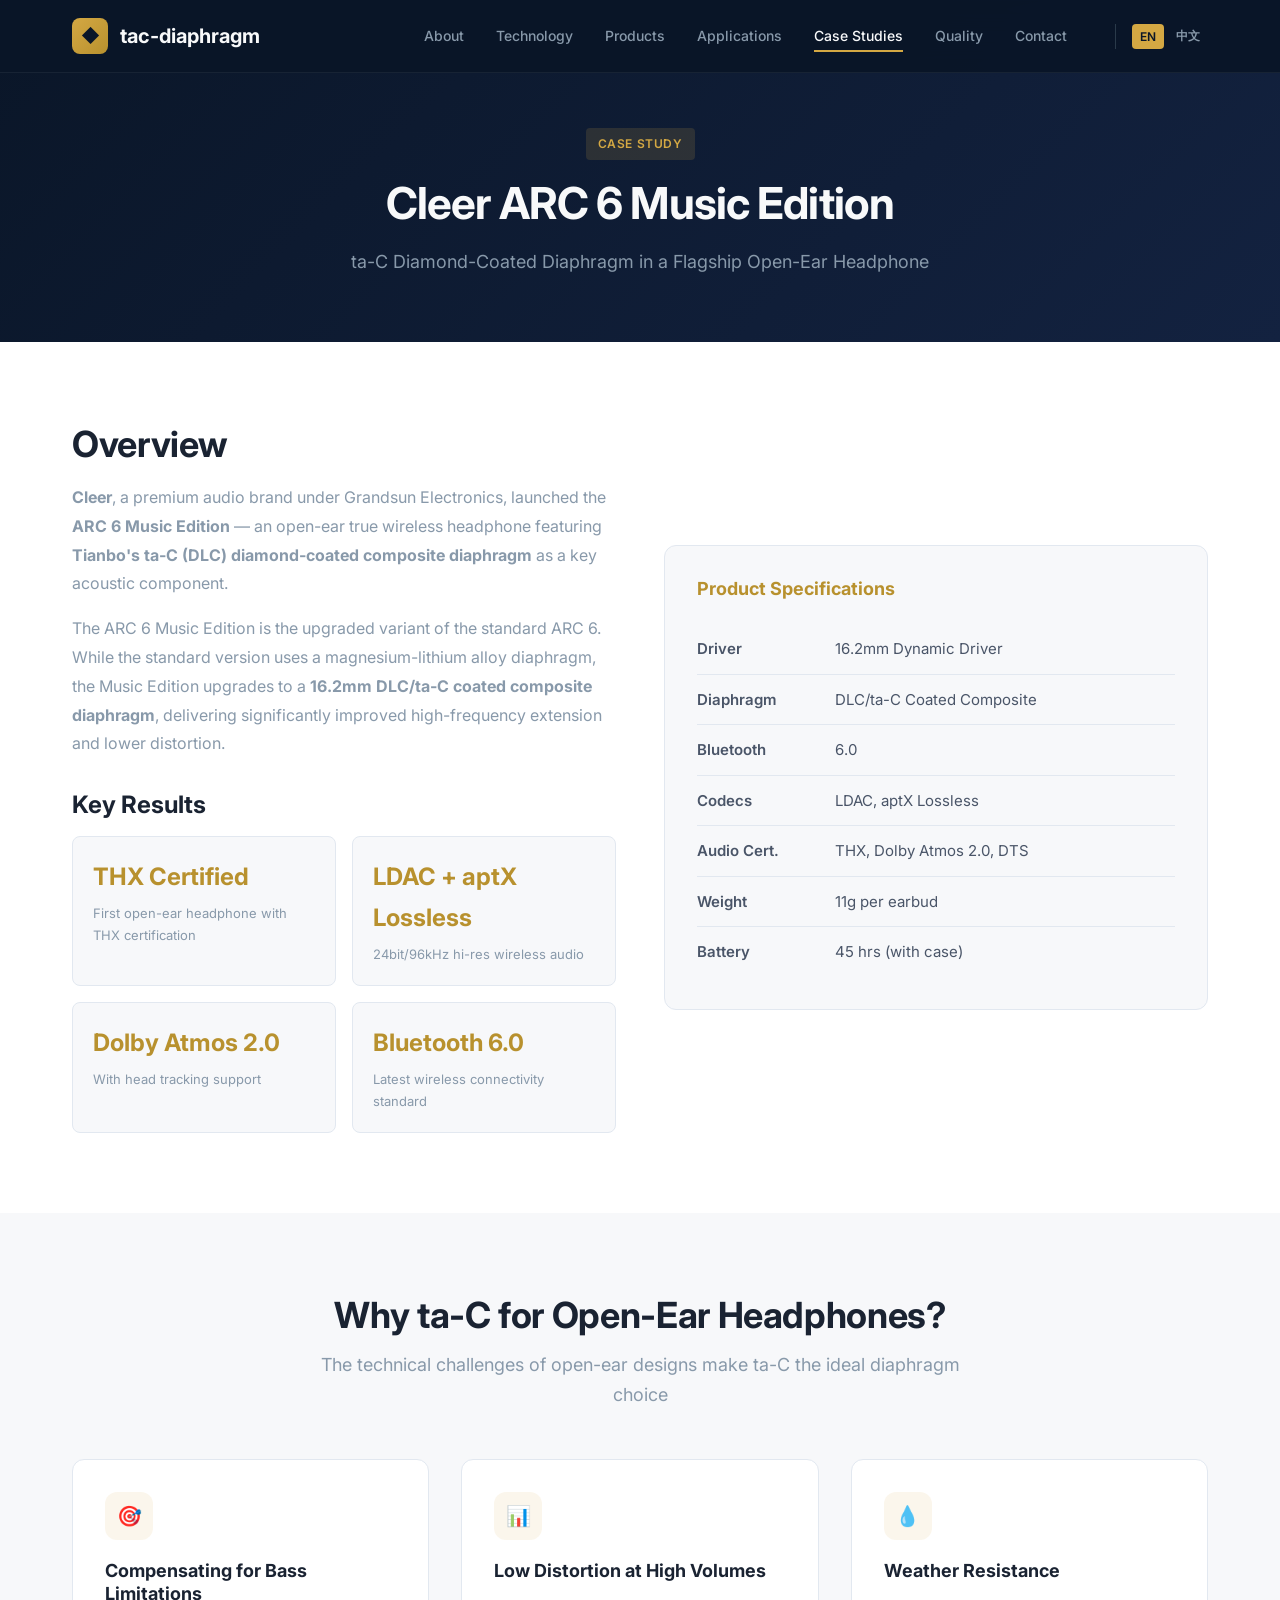
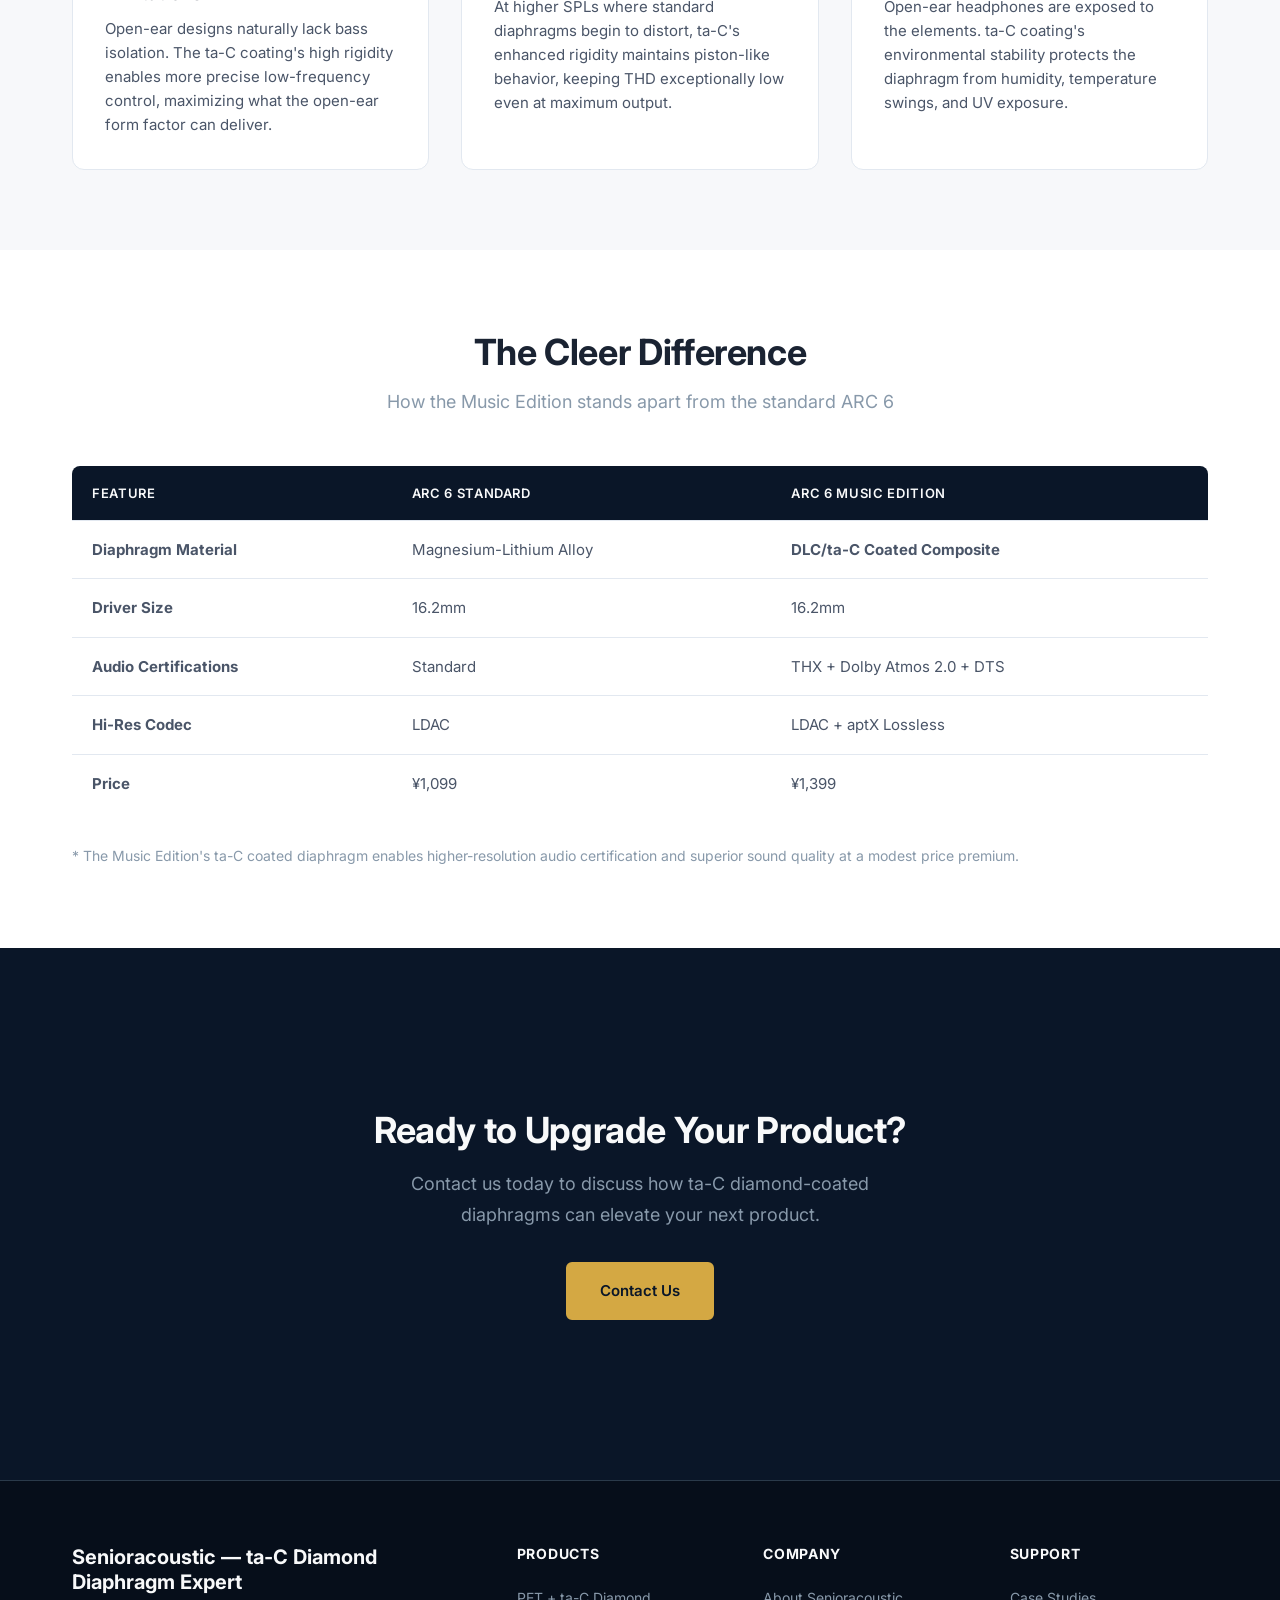
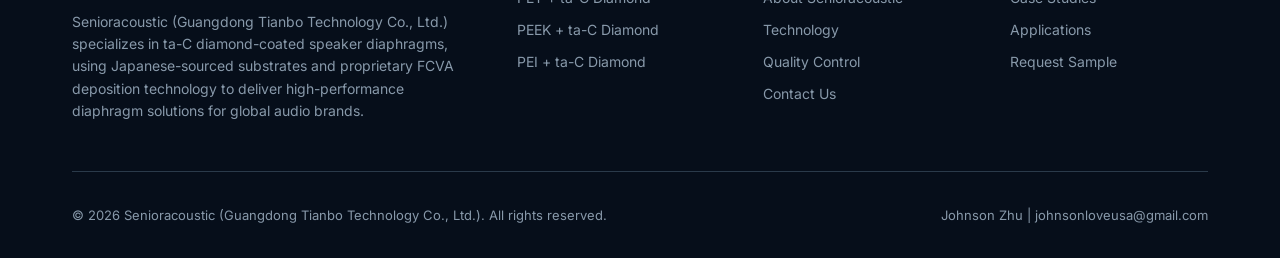
<file: case-studies.html>
<!DOCTYPE html>
<html lang="en">
<head>
  <meta charset="UTF-8">
  <meta name="viewport" content="width=device-width, initial-scale=1.0">
  <title>Case Study: Cleer ARC6 Music Edition | ta-C Diamond Diaphragm</title>
  <meta name="description" content="How Cleer's ARC6 Music Edition uses Tianbo's ta-C diamond-coated diaphragm technology to achieve THX-certified high-fidelity sound.">
  <link rel="preconnect" href="https://fonts.googleapis.com">
  <link rel="preconnect" href="https://fonts.gstatic.com" crossorigin>
  <link href="https://fonts.googleapis.com/css2?family=Inter:wght@400;500;600;700;800&display=swap" rel="stylesheet">
  <link rel="stylesheet" href="css/style.css">

  <!-- Canonical URL -->
  <link rel="canonical" href="https://gajzjxkzhfzjxnck-alt.github.io/tac-diaphragm/case-studies.html">

  <!-- Open Graph -->
  <meta property="og:type" content="website">
  <meta property="og:site_name" content="Senioracoustic - ta-C Diamond-Coated Speaker Diaphragms">
  <meta property="og:title" content="Case Study: Cleer ARC6 Music Edition | ta-C Diamond Diaphragm">
  <meta property="og:description" content="How Cleer's ARC6 Music Edition uses Tianbo's ta-C diamond-coated diaphragm technology to achieve THX-certified high-fidelity sound.">
  <meta property="og:url" content="https://gajzjxkzhfzjxnck-alt.github.io/tac-diaphragm/case-studies.html">

  <!-- Twitter Card -->
  <meta name="twitter:card" content="summary_large_image">
  <meta name="twitter:title" content="Case Study: Cleer ARC6 Music Edition | ta-C Diamond Diaphragm">
  <meta name="twitter:description" content="How Cleer's ARC6 Music Edition uses Tianbo's ta-C diamond-coated diaphragm technology for THX-certified sound.">

  <!-- Hreflang -->
  <link rel="alternate" hreflang="en" href="https://gajzjxkzhfzjxnck-alt.github.io/tac-diaphragm/case-studies.html">
  <link rel="alternate" hreflang="zh" href="https://gajzjxkzhfzjxnck-alt.github.io/tac-diaphragm/case-studies.html">
  <link rel="alternate" hreflang="x-default" href="https://gajzjxkzhfzjxnck-alt.github.io/tac-diaphragm/">

  <!-- Favicon -->
  <link rel="icon" type="image/svg+xml" href="images/favicon.svg">

  <!-- JSON-LD Structured Data -->
  <script type="application/ld+json">
  {
    "@context": "https://schema.org",
    "@type": "Organization",
    "name": "Senioracoustic (Guangdong Tianbo Technology Co., Ltd.)",
    "url": "https://gajzjxkzhfzjxnck-alt.github.io/tac-diaphragm",
    "logo": "https://gajzjxkzhfzjxnck-alt.github.io/tac-diaphragm/images/favicon.svg",
    "description": "ta-C diamond-coated speaker diaphragm manufacturer using FCVA deposition technology.",
    "address": { "@type": "PostalAddress", "addressLocality": "Dongguan", "addressRegion": "Guangdong", "addressCountry": "CN" },
    "contactPoint": { "@type": "ContactPoint", "telephone": "+86-188-1921-3579", "contactType": "sales", "email": "johnsonloveusa@gmail.com" }
  }
  </script>
  <script type="application/ld+json">
  {
    "@context": "https://schema.org",
    "@type": "BreadcrumbList",
    "itemListElement": [{
      "@type": "ListItem", "position": 1, "name": "Home", "item": "https://gajzjxkzhfzjxnck-alt.github.io/tac-diaphragm/"
    },{
      "@type": "ListItem", "position": 2, "name": "Case Studies"
    }]
  }
  </script>
</head>
<body>
  <header class="header">
    <div class="container">
      <nav class="nav">
        <a href="index.html" class="nav-logo">
          <span class="nav-logo-icon">◆</span>
          <span>tac-diaphragm</span>
        </a>
        <div class="nav-links">
          <a href="about.html" data-i18n="nav.about">About</a>
          <a href="technology.html" data-i18n="nav.technology">Technology</a>
          <a href="products.html" data-i18n="nav.products">Products</a>
          <a href="applications.html" data-i18n="nav.applications">Applications</a>
          <a href="case-studies.html" data-i18n="nav.case-studies">Case Studies</a>
          <a href="quality.html" data-i18n="nav.quality">Quality</a>
          <a href="contact.html" data-i18n="nav.contact">Contact</a>
          <div class="lang-switch">
            <button class="lang-btn active" data-lang="en" onclick="switchLang('en')">EN</button>
            <button class="lang-btn" data-lang="zh" onclick="switchLang('zh')">中文</button>
          </div>
        </div>
        <button class="mobile-menu-btn" aria-label="Menu">☰</button>
      </nav>
    </div>
  </header>

  <section class="page-header">
    <div class="container">
      <span style="display:inline-block;background:rgba(212,168,67,0.15);color:var(--accent);font-size:0.75rem;font-weight:600;text-transform:uppercase;letter-spacing:0.05em;padding:0.375rem 0.75rem;border-radius:4px;margin-bottom:1rem">CASE STUDY</span>
      <h1>Cleer ARC 6 Music Edition</h1>
      <p>ta-C Diamond-Coated Diaphragm in a Flagship Open-Ear Headphone</p>
    </div>
  </section>

  <section class="section fade-in">
    <div class="container">
      <div class="grid-2">
        <div>
          <h2 style="margin-bottom:1rem">Overview</h2>
          <p style="color:var(--text-muted);margin-bottom:1rem;line-height:1.8"><strong>Cleer</strong>, a premium audio brand under Grandsun Electronics, launched the <strong>ARC 6 Music Edition</strong> — an open-ear true wireless headphone featuring <strong>Tianbo's ta-C (DLC) diamond-coated composite diaphragm</strong> as a key acoustic component.</p>
          <p style="color:var(--text-muted);margin-bottom:1rem;line-height:1.8">The ARC 6 Music Edition is the upgraded variant of the standard ARC 6. While the standard version uses a magnesium-lithium alloy diaphragm, the Music Edition upgrades to a <strong>16.2mm DLC/ta-C coated composite diaphragm</strong>, delivering significantly improved high-frequency extension and lower distortion.</p>

          <h3 style="margin:2rem 0 1rem">Key Results</h3>
          <div style="display:grid;grid-template-columns:1fr 1fr;gap:1rem">
            <div style="background:var(--bg-light);padding:1.25rem;border-radius:8px;border:1px solid var(--border)">
              <div style="font-size:1.5rem;font-weight:700;color:var(--accent-dark)">THX Certified</div>
              <div style="font-size:0.8125rem;color:var(--text-muted);margin-top:0.25rem">First open-ear headphone with THX certification</div>
            </div>
            <div style="background:var(--bg-light);padding:1.25rem;border-radius:8px;border:1px solid var(--border)">
              <div style="font-size:1.5rem;font-weight:700;color:var(--accent-dark)">LDAC + aptX Lossless</div>
              <div style="font-size:0.8125rem;color:var(--text-muted);margin-top:0.25rem">24bit/96kHz hi-res wireless audio</div>
            </div>
            <div style="background:var(--bg-light);padding:1.25rem;border-radius:8px;border:1px solid var(--border)">
              <div style="font-size:1.5rem;font-weight:700;color:var(--accent-dark)">Dolby Atmos 2.0</div>
              <div style="font-size:0.8125rem;color:var(--text-muted);margin-top:0.25rem">With head tracking support</div>
            </div>
            <div style="background:var(--bg-light);padding:1.25rem;border-radius:8px;border:1px solid var(--border)">
              <div style="font-size:1.5rem;font-weight:700;color:var(--accent-dark)">Bluetooth 6.0</div>
              <div style="font-size:0.8125rem;color:var(--text-muted);margin-top:0.25rem">Latest wireless connectivity standard</div>
            </div>
          </div>
        </div>
        <div style="background:var(--bg-light);border-radius:12px;padding:2rem;border:1px solid var(--border)">
          <h4 style="margin-bottom:1.5rem;color:var(--accent-dark)">Product Specifications</h4>
          <table style="width:100%;border-collapse:collapse;font-size:0.9375rem">
            <tr style="border-bottom:1px solid var(--border)">
              <td style="padding:0.75rem 0;font-weight:600">Driver</td>
              <td style="padding:0.75rem 0">16.2mm Dynamic Driver</td>
            </tr>
            <tr style="border-bottom:1px solid var(--border)">
              <td style="padding:0.75rem 0;font-weight:600">Diaphragm</td>
              <td style="padding:0.75rem 0">DLC/ta-C Coated Composite</td>
            </tr>
            <tr style="border-bottom:1px solid var(--border)">
              <td style="padding:0.75rem 0;font-weight:600">Bluetooth</td>
              <td style="padding:0.75rem 0">6.0</td>
            </tr>
            <tr style="border-bottom:1px solid var(--border)">
              <td style="padding:0.75rem 0;font-weight:600">Codecs</td>
              <td style="padding:0.75rem 0">LDAC, aptX Lossless</td>
            </tr>
            <tr style="border-bottom:1px solid var(--border)">
              <td style="padding:0.75rem 0;font-weight:600">Audio Cert.</td>
              <td style="padding:0.75rem 0">THX, Dolby Atmos 2.0, DTS</td>
            </tr>
            <tr style="border-bottom:1px solid var(--border)">
              <td style="padding:0.75rem 0;font-weight:600">Weight</td>
              <td style="padding:0.75rem 0">11g per earbud</td>
            </tr>
            <tr>
              <td style="padding:0.75rem 0;font-weight:600">Battery</td>
              <td style="padding:0.75rem 0">45 hrs (with case)</td>
            </tr>
          </table>
        </div>
      </div>
    </div>
  </section>

  <section class="section section-light fade-in">
    <div class="container">
      <h2 class="section-title">Why ta-C for Open-Ear Headphones?</h2>
      <p class="section-subtitle">The technical challenges of open-ear designs make ta-C the ideal diaphragm choice</p>
      <div class="grid-3">
        <div class="card">
          <div class="card-icon">🎯</div>
          <h3>Compensating for Bass Limitations</h3>
          <p>Open-ear designs naturally lack bass isolation. The ta-C coating's high rigidity enables more precise low-frequency control, maximizing what the open-ear form factor can deliver.</p>
        </div>
        <div class="card">
          <div class="card-icon">📊</div>
          <h3>Low Distortion at High Volumes</h3>
          <p>At higher SPLs where standard diaphragms begin to distort, ta-C's enhanced rigidity maintains piston-like behavior, keeping THD exceptionally low even at maximum output.</p>
        </div>
        <div class="card">
          <div class="card-icon">💧</div>
          <h3>Weather Resistance</h3>
          <p>Open-ear headphones are exposed to the elements. ta-C coating's environmental stability protects the diaphragm from humidity, temperature swings, and UV exposure.</p>
        </div>
      </div>
    </div>
  </section>

  <section class="section fade-in">
    <div class="container">
      <h2 class="section-title">The Cleer Difference</h2>
      <p class="section-subtitle">How the Music Edition stands apart from the standard ARC 6</p>
      <div class="table-wrap">
        <table class="comparison-table">
          <thead>
            <tr>
              <th>Feature</th>
              <th>ARC 6 Standard</th>
              <th>ARC 6 Music Edition</th>
            </tr>
          </thead>
          <tbody>
            <tr>
              <td><strong>Diaphragm Material</strong></td>
              <td>Magnesium-Lithium Alloy</td>
              <td><strong>DLC/ta-C Coated Composite</strong></td>
            </tr>
            <tr>
              <td><strong>Driver Size</strong></td>
              <td>16.2mm</td>
              <td>16.2mm</td>
            </tr>
            <tr>
              <td><strong>Audio Certifications</strong></td>
              <td>Standard</td>
              <td>THX + Dolby Atmos 2.0 + DTS</td>
            </tr>
            <tr>
              <td><strong>Hi-Res Codec</strong></td>
              <td>LDAC</td>
              <td>LDAC + aptX Lossless</td>
            </tr>
            <tr>
              <td><strong>Price</strong></td>
              <td>&yen;1,099</td>
              <td>&yen;1,399</td>
            </tr>
          </tbody>
        </table>
      </div>
      <p style="font-size:0.875rem;color:var(--text-muted);margin-top:1rem">* The Music Edition's ta-C coated diaphragm enables higher-resolution audio certification and superior sound quality at a modest price premium.</p>
    </div>
  </section>

  <section class="section section-dark">
    <div class="container">
      <div class="cta-section">
        <h2 data-i18n="cta.title">Ready to Upgrade Your Product?</h2>
        <p data-i18n="cta.desc">Contact us today to discuss how ta-C diamond-coated diaphragms can elevate your next product.</p>
        <a href="contact.html" class="btn btn-primary" data-i18n="cta.btn">Contact Us</a>
      </div>
    </div>
  </section>

  <footer class="footer">
    <div class="container">
      <div class="footer-grid">
        <div class="footer-brand">
          <h3 data-i18n="footer.brand">Senioracoustic — ta-C Diamond Diaphragm Expert</h3>
          <p data-i18n="footer.desc">Senioracoustic (Guangdong Tianbo Technology Co., Ltd.) specializes in ta-C diamond-coated speaker diaphragms, using Japanese-sourced substrates and proprietary FCVA deposition technology to deliver high-performance diaphragm solutions for global audio brands.</p>
        </div>
        <div>
          <h4 data-i18n="footer.products">Products</h4>
          <a href="products.html" data-i18n="footer.products.pet">PET + ta-C Diamond</a>
          <a href="products.html" data-i18n="footer.products.peek">PEEK + ta-C Diamond</a>
          <a href="products.html" data-i18n="footer.products.pei">PEI + ta-C Diamond</a>
        </div>
        <div>
          <h4 data-i18n="footer.company">Company</h4>
          <a href="about.html" data-i18n="footer.company.about">About Senioracoustic</a>
          <a href="technology.html" data-i18n="footer.company.technology">Technology</a>
          <a href="quality.html" data-i18n="footer.company.quality">Quality Control</a>
          <a href="contact.html" data-i18n="footer.company.contact">Contact Us</a>
        </div>
        <div>
          <h4 data-i18n="footer.support">Support</h4>
          <a href="case-studies.html" data-i18n="footer.support.case">Case Studies</a>
          <a href="applications.html" data-i18n="footer.support.apps">Applications</a>
          <a href="contact.html" data-i18n="footer.support.sample">Request Sample</a>
        </div>
      </div>
      <div class="footer-bottom">
        <span data-i18n="footer.copyright">© 2026 Senioracoustic (Guangdong Tianbo Technology Co., Ltd.). All rights reserved.</span>
        <span>Johnson Zhu | johnsonloveusa@gmail.com</span>
      </div>
    </div>
  </footer>

  <script src="js/translations.js"></script>
  <script src="js/main.js"></script>
</body>
</html>
</file>
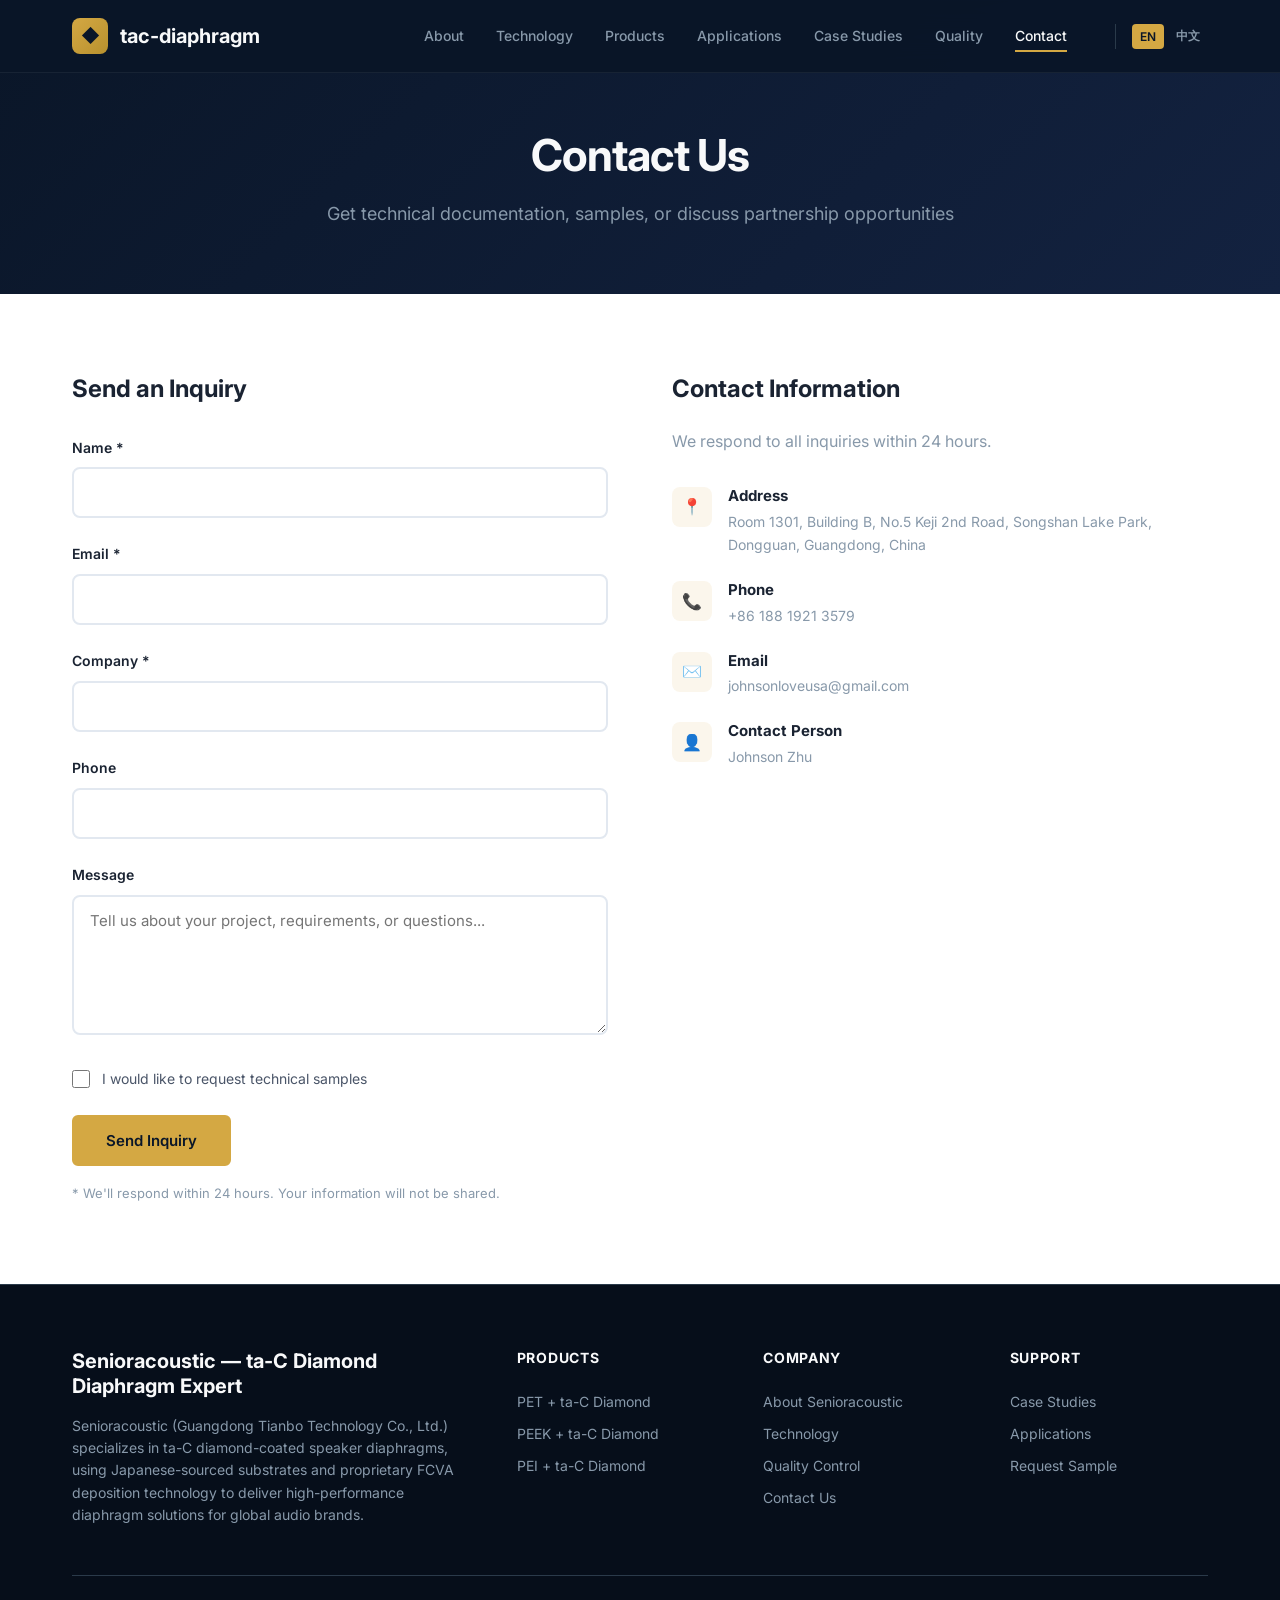
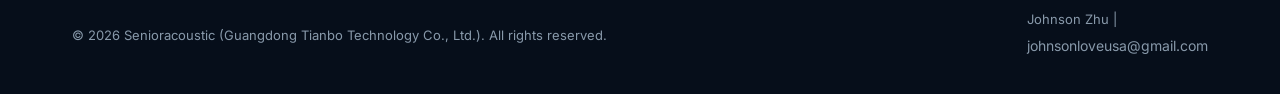
<file: contact.html>
<!DOCTYPE html>
<html lang="en">
<head>
  <meta charset="UTF-8">
  <meta name="viewport" content="width=device-width, initial-scale=1.0">
  <title>Contact Us | ta-C Diamond Diaphragm | Tianbo Technology</title>
  <meta name="description" content="Contact Tianbo Technology for ta-C diamond-coated speaker diaphragm samples, technical documentation, and partnership inquiries.">
  <link rel="preconnect" href="https://fonts.googleapis.com">
  <link rel="preconnect" href="https://fonts.gstatic.com" crossorigin>
  <link href="https://fonts.googleapis.com/css2?family=Inter:wght@400;500;600;700;800&display=swap" rel="stylesheet">
  <link rel="stylesheet" href="css/style.css">

  <!-- Canonical URL -->
  <link rel="canonical" href="https://gajzjxkzhfzjxnck-alt.github.io/tac-diaphragm/contact.html">

  <!-- Open Graph -->
  <meta property="og:type" content="website">
  <meta property="og:site_name" content="Senioracoustic - ta-C Diamond-Coated Speaker Diaphragms">
  <meta property="og:title" content="Contact Us | ta-C Diamond Diaphragm | Tianbo Technology">
  <meta property="og:description" content="Contact Tianbo Technology for ta-C diamond-coated speaker diaphragm samples, technical documentation, and partnership inquiries.">
  <meta property="og:url" content="https://gajzjxkzhfzjxnck-alt.github.io/tac-diaphragm/contact.html">

  <!-- Twitter Card -->
  <meta name="twitter:card" content="summary_large_image">
  <meta name="twitter:title" content="Contact Us | ta-C Diamond Diaphragm | Tianbo Technology">
  <meta name="twitter:description" content="Contact Tianbo Technology for ta-C diamond-coated speaker diaphragm samples, technical documentation, and partnership inquiries.">

  <!-- Hreflang -->
  <link rel="alternate" hreflang="en" href="https://gajzjxkzhfzjxnck-alt.github.io/tac-diaphragm/contact.html">
  <link rel="alternate" hreflang="zh" href="https://gajzjxkzhfzjxnck-alt.github.io/tac-diaphragm/contact.html">
  <link rel="alternate" hreflang="x-default" href="https://gajzjxkzhfzjxnck-alt.github.io/tac-diaphragm/">

  <!-- Favicon -->
  <link rel="icon" type="image/svg+xml" href="images/favicon.svg">

  <!-- JSON-LD Structured Data -->
  <script type="application/ld+json">
  {
    "@context": "https://schema.org",
    "@type": "Organization",
    "name": "Senioracoustic (Guangdong Tianbo Technology Co., Ltd.)",
    "url": "https://gajzjxkzhfzjxnck-alt.github.io/tac-diaphragm",
    "logo": "https://gajzjxkzhfzjxnck-alt.github.io/tac-diaphragm/images/favicon.svg",
    "description": "ta-C diamond-coated speaker diaphragm manufacturer using FCVA deposition technology.",
    "address": { "@type": "PostalAddress", "addressLocality": "Dongguan", "addressRegion": "Guangdong", "addressCountry": "CN" },
    "contactPoint": { "@type": "ContactPoint", "telephone": "+86-188-1921-3579", "contactType": "sales", "email": "johnsonloveusa@gmail.com" }
  }
  </script>
  <script type="application/ld+json">
  {
    "@context": "https://schema.org",
    "@type": "BreadcrumbList",
    "itemListElement": [{
      "@type": "ListItem", "position": 1, "name": "Home", "item": "https://gajzjxkzhfzjxnck-alt.github.io/tac-diaphragm/"
    },{
      "@type": "ListItem", "position": 2, "name": "Contact"
    }]
  }
  </script>
</head>
<body>
  <header class="header">
    <div class="container">
      <nav class="nav">
        <a href="index.html" class="nav-logo">
          <span class="nav-logo-icon">◆</span>
          <span>tac-diaphragm</span>
        </a>
        <div class="nav-links">
          <a href="about.html" data-i18n="nav.about">About</a>
          <a href="technology.html" data-i18n="nav.technology">Technology</a>
          <a href="products.html" data-i18n="nav.products">Products</a>
          <a href="applications.html" data-i18n="nav.applications">Applications</a>
          <a href="case-studies.html" data-i18n="nav.case-studies">Case Studies</a>
          <a href="quality.html" data-i18n="nav.quality">Quality</a>
          <a href="contact.html" data-i18n="nav.contact">Contact</a>
          <div class="lang-switch">
            <button class="lang-btn active" data-lang="en" onclick="switchLang('en')">EN</button>
            <button class="lang-btn" data-lang="zh" onclick="switchLang('zh')">中文</button>
          </div>
        </div>
        <button class="mobile-menu-btn" aria-label="Menu">☰</button>
      </nav>
    </div>
  </header>

  <section class="page-header">
    <div class="container">
      <h1 data-i18n="contact.page.title">Contact Us</h1>
      <p data-i18n="contact.page.desc">Get technical documentation, samples, or discuss partnership opportunities</p>
    </div>
  </section>

  <section class="section fade-in">
    <div class="container">
      <div class="contact-section">
        <div>
          <h3 data-i18n="contact.form.title" style="margin-bottom:2rem">Send an Inquiry</h3>
          <form id="contactForm" action="mailto:johnsonloveusa@gmail.com" method="post" enctype="text/plain">
            <div class="form-group">
              <label for="formName" data-i18n="contact.form.name">Name *</label>
              <input type="text" id="formName" class="form-control" required>
            </div>
            <div class="form-group">
              <label for="formEmail" data-i18n="contact.form.email">Email *</label>
              <input type="email" id="formEmail" class="form-control" required>
            </div>
            <div class="form-group">
              <label for="formCompany" data-i18n="contact.form.company">Company *</label>
              <input type="text" id="formCompany" class="form-control" required>
            </div>
            <div class="form-group">
              <label for="formPhone" data-i18n="contact.form.phone">Phone</label>
              <input type="tel" id="formPhone" class="form-control">
            </div>
            <div class="form-group">
              <label for="formMessage" data-i18n="contact.form.message">Message</label>
              <textarea id="formMessage" class="form-control" placeholder="Tell us about your project, requirements, or questions..."></textarea>
            </div>
            <div class="checkbox-group">
              <input type="checkbox" id="formSample">
              <label for="formSample" data-i18n="contact.form.sample">I would like to request technical samples</label>
            </div>
            <button type="submit" class="btn btn-primary" data-i18n="contact.form.submit">Send Inquiry</button>
          </form>
          <p style="font-size:0.8125rem;color:var(--text-muted);margin-top:1rem">* We'll respond within 24 hours. Your information will not be shared.</p>
        </div>

        <div class="contact-info">
          <h3 data-i18n="contact.info.title">Contact Information</h3>
          <p style="color:var(--text-muted);margin-bottom:2rem" data-i18n="contact.info.response">We respond to all inquiries within 24 hours.</p>

          <div class="contact-detail">
            <div class="contact-detail-icon">📍</div>
            <div>
              <h4 data-i18n="contact.info.address.title">Address</h4>
              <p data-i18n="contact.info.address.value">Room 1301, Building B, No.5 Keji 2nd Road, Songshan Lake Park, Dongguan, Guangdong, China</p>
            </div>
          </div>
          <div class="contact-detail">
            <div class="contact-detail-icon">📞</div>
            <div>
              <h4 data-i18n="contact.info.phone.title">Phone</h4>
              <p><a href="tel:+8618819213579" data-i18n="contact.info.phone.value" style="color:var(--text-muted);text-decoration:none">+86 188 1921 3579</a></p>
            </div>
          </div>
          <div class="contact-detail">
            <div class="contact-detail-icon">✉️</div>
            <div>
              <h4 data-i18n="contact.info.email.title">Email</h4>
              <p><a href="mailto:johnsonloveusa@gmail.com" data-i18n="contact.info.email.value" style="color:var(--text-muted);text-decoration:none">johnsonloveusa@gmail.com</a></p>
            </div>
          </div>
          <div class="contact-detail">
            <div class="contact-detail-icon">👤</div>
            <div>
              <h4 data-i18n="contact.info.person.title">Contact Person</h4>
              <p data-i18n="contact.info.person.value">Johnson Zhu</p>
            </div>
          </div>
        </div>
      </div>
    </div>
  </section>

  <footer class="footer">
    <div class="container">
      <div class="footer-grid">
        <div class="footer-brand">
          <h3 data-i18n="footer.brand">Senioracoustic — ta-C Diamond Diaphragm Expert</h3>
          <p data-i18n="footer.desc">Senioracoustic (Guangdong Tianbo Technology Co., Ltd.) specializes in ta-C diamond-coated speaker diaphragms, using Japanese-sourced substrates and proprietary FCVA deposition technology to deliver high-performance diaphragm solutions for global audio brands.</p>
        </div>
        <div>
          <h4 data-i18n="footer.products">Products</h4>
          <a href="products.html" data-i18n="footer.products.pet">PET + ta-C Diamond</a>
          <a href="products.html" data-i18n="footer.products.peek">PEEK + ta-C Diamond</a>
          <a href="products.html" data-i18n="footer.products.pei">PEI + ta-C Diamond</a>
        </div>
        <div>
          <h4 data-i18n="footer.company">Company</h4>
          <a href="about.html" data-i18n="footer.company.about">About Senioracoustic</a>
          <a href="technology.html" data-i18n="footer.company.technology">Technology</a>
          <a href="quality.html" data-i18n="footer.company.quality">Quality Control</a>
          <a href="contact.html" data-i18n="footer.company.contact">Contact Us</a>
        </div>
        <div>
          <h4 data-i18n="footer.support">Support</h4>
          <a href="case-studies.html" data-i18n="footer.support.case">Case Studies</a>
          <a href="applications.html" data-i18n="footer.support.apps">Applications</a>
          <a href="contact.html" data-i18n="footer.support.sample">Request Sample</a>
        </div>
      </div>
      <div class="footer-bottom">
        <span data-i18n="footer.copyright">© 2026 Senioracoustic (Guangdong Tianbo Technology Co., Ltd.). All rights reserved.</span>
        <span>Johnson Zhu | <a href="mailto:johnsonloveusa@gmail.com" style="color:var(--text-muted);text-decoration:none">johnsonloveusa@gmail.com</a></span>
      </div>
    </div>
  </footer>

  <script src="js/translations.js"></script>
  <script src="js/main.js"></script>
</body>
</html>
</file>
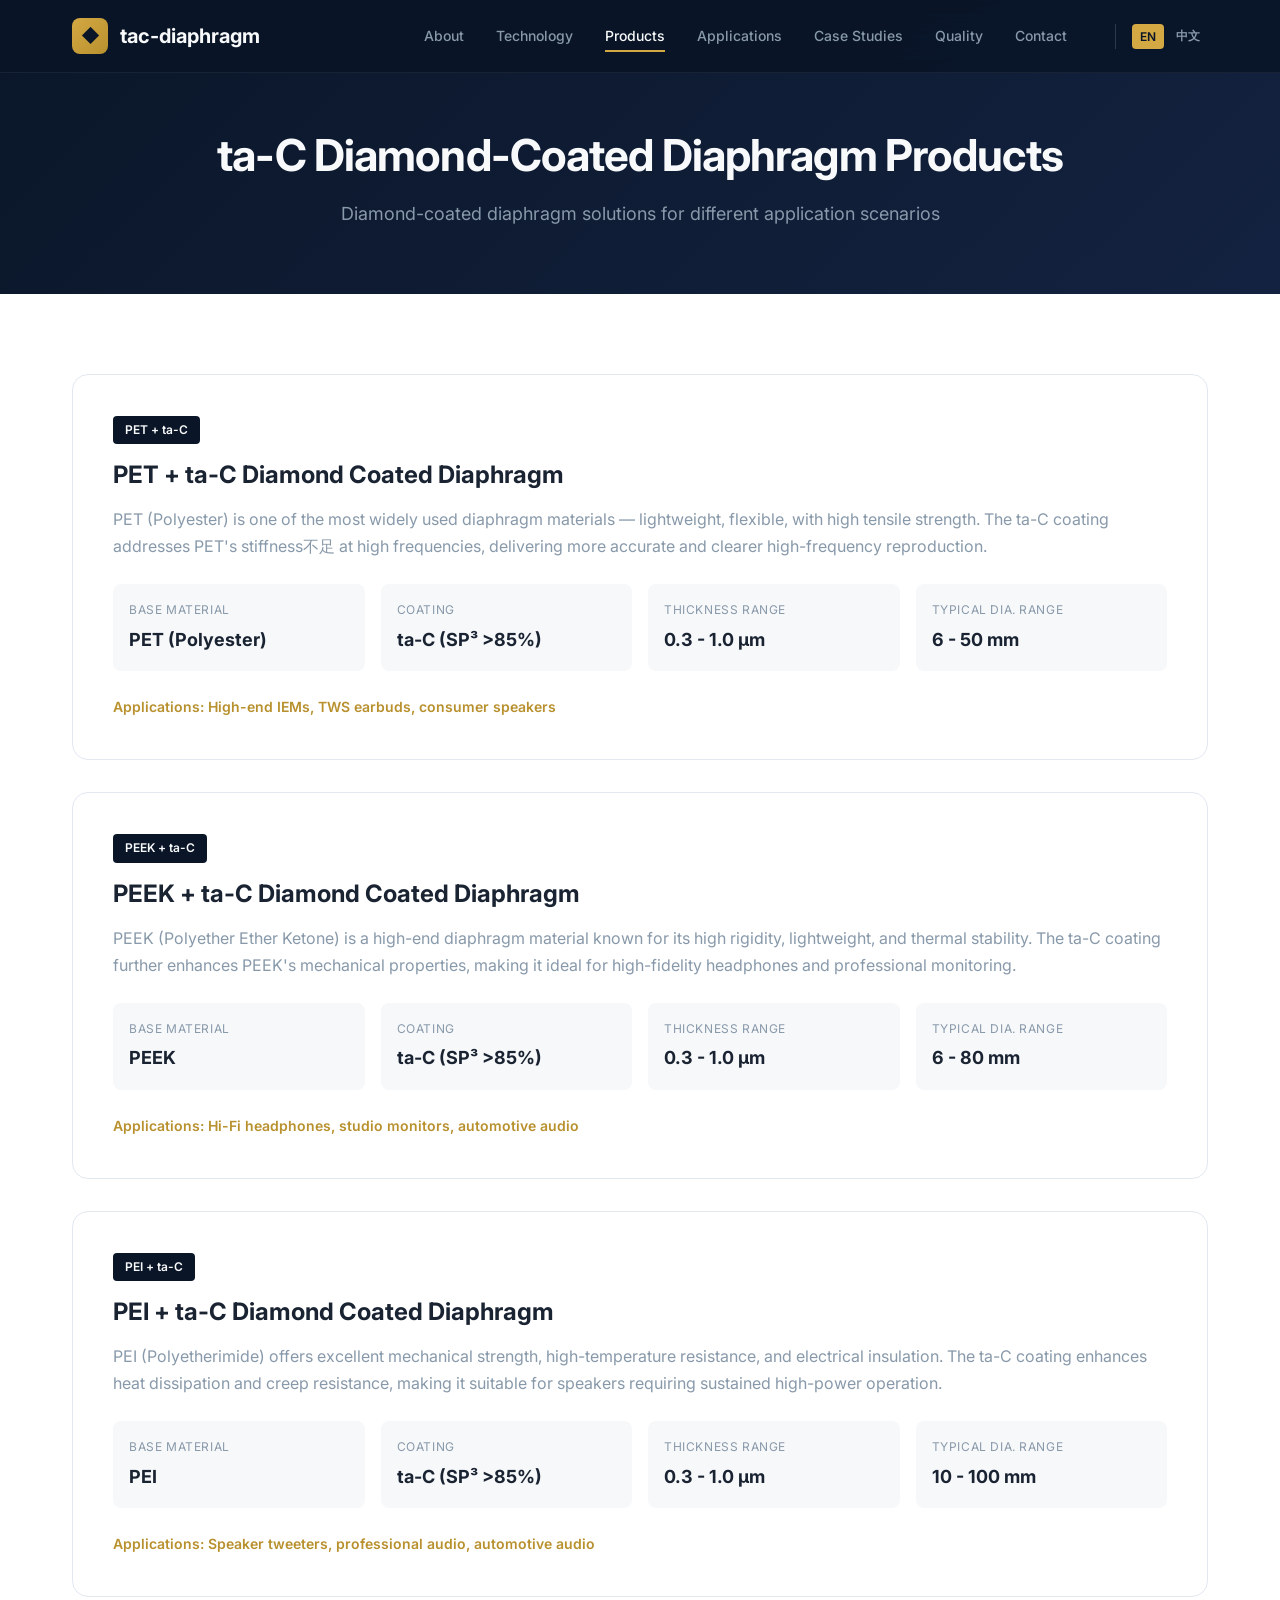
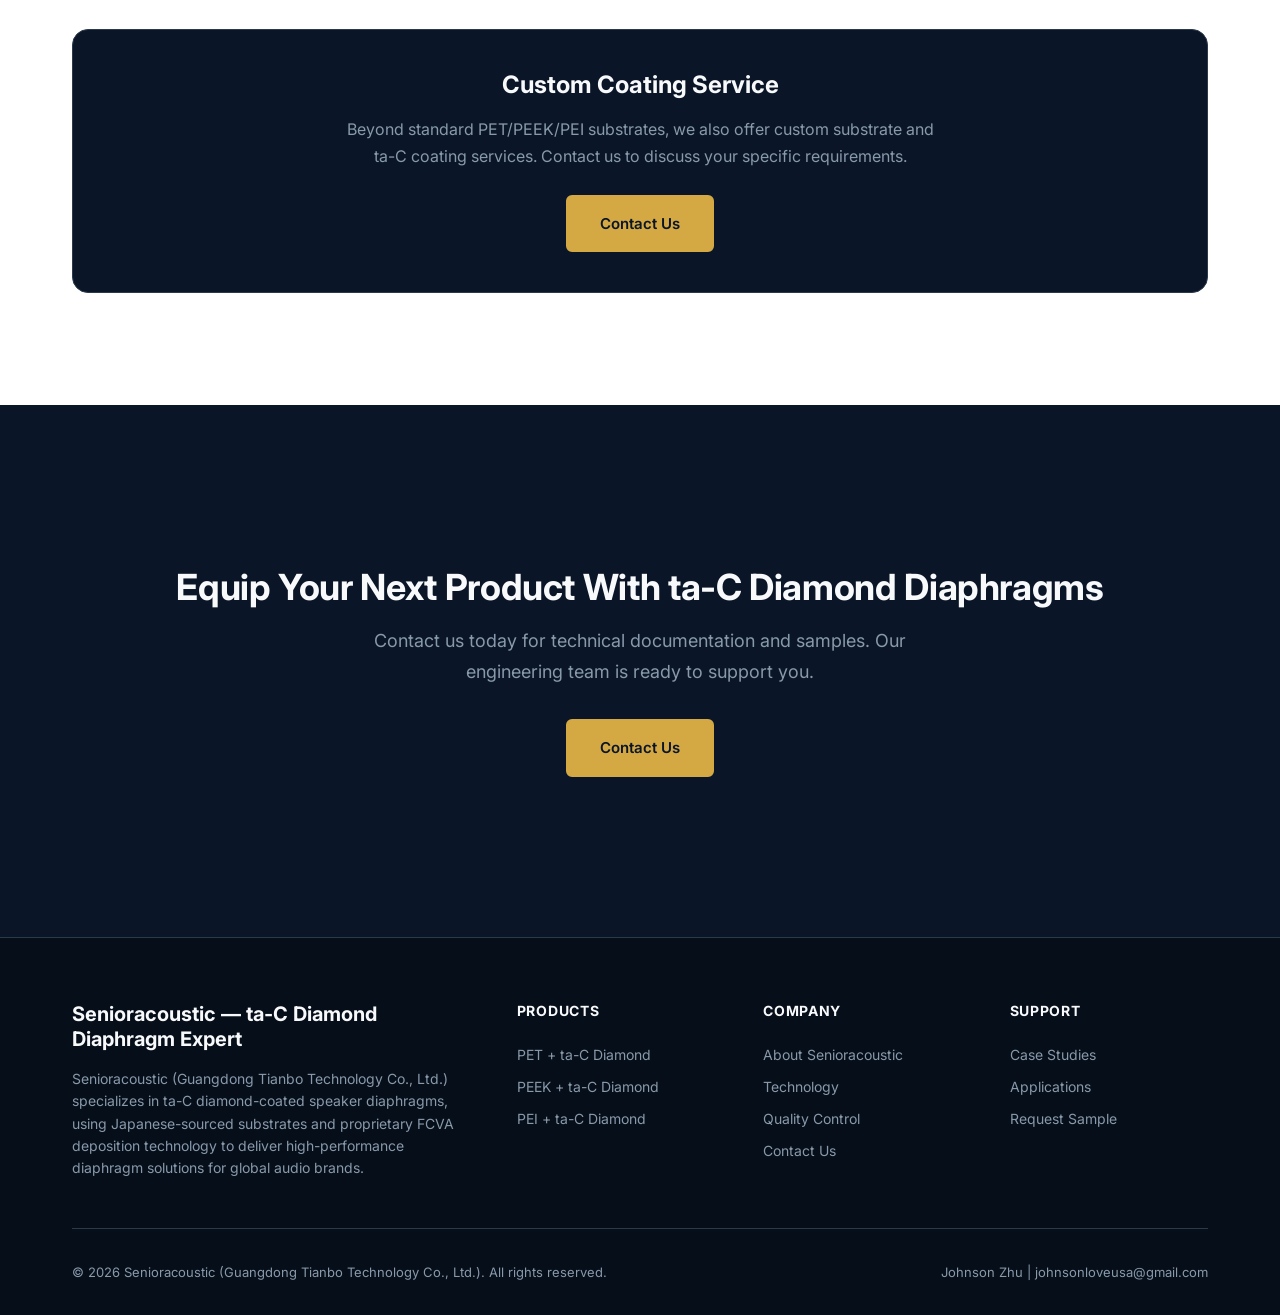
<file: products.html>
<!DOCTYPE html>
<html lang="en">
<head>
  <meta charset="UTF-8">
  <meta name="viewport" content="width=device-width, initial-scale=1.0">
  <title>ta-C Diamond-Coated Diaphragm Products | Tianbo Technology</title>
  <meta name="description" content="PET+ta-C, PEEK+ta-C, and PEI+ta-C diamond-coated speaker diaphragms. Custom coating services for headphone and speaker manufacturers.">
  <link rel="preconnect" href="https://fonts.googleapis.com">
  <link rel="preconnect" href="https://fonts.gstatic.com" crossorigin>
  <link href="https://fonts.googleapis.com/css2?family=Inter:wght@400;500;600;700;800&display=swap" rel="stylesheet">
  <link rel="stylesheet" href="css/style.css">

  <!-- Canonical URL -->
  <link rel="canonical" href="https://gajzjxkzhfzjxnck-alt.github.io/tac-diaphragm/products.html">

  <!-- Open Graph -->
  <meta property="og:type" content="website">
  <meta property="og:site_name" content="Senioracoustic - ta-C Diamond-Coated Speaker Diaphragms">
  <meta property="og:title" content="ta-C Diamond-Coated Diaphragm Products | PET, PEEK, PEI | Tianbo Technology">
  <meta property="og:description" content="PET+ta-C, PEEK+ta-C, and PEI+ta-C diamond-coated speaker diaphragms. Custom coating services for headphone and speaker manufacturers.">
  <meta property="og:url" content="https://gajzjxkzhfzjxnck-alt.github.io/tac-diaphragm/products.html">

  <!-- Twitter Card -->
  <meta name="twitter:card" content="summary_large_image">
  <meta name="twitter:title" content="ta-C Diamond-Coated Diaphragm Products | PET, PEEK, PEI | Tianbo Technology">
  <meta name="twitter:description" content="PET+ta-C, PEEK+ta-C, and PEI+ta-C diamond-coated speaker diaphragms. Custom coating services available.">

  <!-- Hreflang -->
  <link rel="alternate" hreflang="en" href="https://gajzjxkzhfzjxnck-alt.github.io/tac-diaphragm/products.html">
  <link rel="alternate" hreflang="zh" href="https://gajzjxkzhfzjxnck-alt.github.io/tac-diaphragm/products.html">
  <link rel="alternate" hreflang="x-default" href="https://gajzjxkzhfzjxnck-alt.github.io/tac-diaphragm/">

  <!-- Favicon -->
  <link rel="icon" type="image/svg+xml" href="images/favicon.svg">

  <!-- JSON-LD Structured Data -->
  <script type="application/ld+json">
  {
    "@context": "https://schema.org",
    "@type": "Organization",
    "name": "Senioracoustic (Guangdong Tianbo Technology Co., Ltd.)",
    "url": "https://gajzjxkzhfzjxnck-alt.github.io/tac-diaphragm",
    "logo": "https://gajzjxkzhfzjxnck-alt.github.io/tac-diaphragm/images/favicon.svg",
    "description": "ta-C diamond-coated speaker diaphragm manufacturer using FCVA deposition technology.",
    "address": { "@type": "PostalAddress", "addressLocality": "Dongguan", "addressRegion": "Guangdong", "addressCountry": "CN" },
    "contactPoint": { "@type": "ContactPoint", "telephone": "+86-188-1921-3579", "contactType": "sales", "email": "johnsonloveusa@gmail.com" }
  }
  </script>
  <script type="application/ld+json">
  {
    "@context": "https://schema.org",
    "@type": "BreadcrumbList",
    "itemListElement": [{
      "@type": "ListItem", "position": 1, "name": "Home", "item": "https://gajzjxkzhfzjxnck-alt.github.io/tac-diaphragm/"
    },{
      "@type": "ListItem", "position": 2, "name": "Products"
    }]
  }
  </script>
  <script type="application/ld+json">
  {
    "@context": "https://schema.org",
    "@type": "ItemList",
    "name": "ta-C Diamond-Coated Diaphragm Products",
    "description": "PET+ta-C, PEEK+ta-C, and PEI+ta-C diamond-coated speaker diaphragms",
    "itemListElement": [
      { "@type": "Product", "position": 1, "name": "PET + ta-C Diamond Diaphragm", "description": "PET substrate with ta-C diamond coating for high-end IEMs and TWS headphones", "category": "Speaker Diaphragm", "material": "PET + ta-C" },
      { "@type": "Product", "position": 2, "name": "PEEK + ta-C Diamond Diaphragm", "description": "PEEK substrate with ta-C diamond coating for hi-fi headphones and automotive audio", "category": "Speaker Diaphragm", "material": "PEEK + ta-C" },
      { "@type": "Product", "position": 3, "name": "PEI + ta-C Diamond Diaphragm", "description": "PEI substrate with ta-C diamond coating for high-power speaker systems", "category": "Speaker Diaphragm", "material": "PEI + ta-C" }
    ]
  }
  </script>
  <style>
    .product-card {
      background: var(--bg-card);
      border-radius: 16px;
      border: 1px solid var(--border);
      padding: 2.5rem;
      margin-bottom: 2rem;
      transition: var(--transition);
    }
    .product-card:hover {
      border-color: var(--accent);
      box-shadow: 0 8px 30px rgba(0,0,0,0.06);
    }
    .product-label {
      display: inline-block;
      background: var(--primary);
      color: var(--text-light);
      font-size: 0.75rem;
      font-weight: 600;
      padding: 0.25rem 0.75rem;
      border-radius: 4px;
      margin-bottom: 1rem;
    }
    .product-specs {
      display: grid;
      grid-template-columns: repeat(auto-fit, minmax(160px, 1fr));
      gap: 1rem;
      margin: 1.5rem 0;
    }
    .product-spec {
      background: var(--bg-light);
      padding: 1rem;
      border-radius: 8px;
    }
    .product-spec .label {
      font-size: 0.75rem;
      color: var(--text-muted);
      text-transform: uppercase;
      letter-spacing: 0.05em;
    }
    .product-spec .value {
      font-size: 1.125rem;
      font-weight: 700;
      color: var(--text-dark);
      margin-top: 0.25rem;
    }
  </style>
</head>
<body>
  <header class="header">
    <div class="container">
      <nav class="nav">
        <a href="index.html" class="nav-logo">
          <span class="nav-logo-icon">◆</span>
          <span>tac-diaphragm</span>
        </a>
        <div class="nav-links">
          <a href="about.html" data-i18n="nav.about">About</a>
          <a href="technology.html" data-i18n="nav.technology">Technology</a>
          <a href="products.html" data-i18n="nav.products">Products</a>
          <a href="applications.html" data-i18n="nav.applications">Applications</a>
          <a href="case-studies.html" data-i18n="nav.case-studies">Case Studies</a>
          <a href="quality.html" data-i18n="nav.quality">Quality</a>
          <a href="contact.html" data-i18n="nav.contact">Contact</a>
          <div class="lang-switch">
            <button class="lang-btn active" data-lang="en" onclick="switchLang('en')">EN</button>
            <button class="lang-btn" data-lang="zh" onclick="switchLang('zh')">中文</button>
          </div>
        </div>
        <button class="mobile-menu-btn" aria-label="Menu">☰</button>
      </nav>
    </div>
  </header>

  <section class="page-header">
    <div class="container">
      <h1 data-i18n="products.page.title">ta-C Diamond-Coated Diaphragm Products</h1>
      <p data-i18n="products.page.desc">Diamond-coated diaphragm solutions for different application scenarios</p>
    </div>
  </section>

  <section class="section fade-in">
    <div class="container">

      <!-- PET -->
      <div class="product-card">
        <span class="product-label">PET + ta-C</span>
        <h3 data-i18n="products.pet.title">PET + ta-C Diamond Coated Diaphragm</h3>
        <p style="color:var(--text-muted);margin:1rem 0" data-i18n="products.pet.desc">PET (Polyester) is one of the most widely used diaphragm materials — lightweight, flexible, with high tensile strength. The ta-C coating addresses PET's stiffness不足 at high frequencies, delivering more accurate and clearer high-frequency reproduction.</p>
        <div class="product-specs">
          <div class="product-spec">
            <div class="label">Base Material</div>
            <div class="value">PET (Polyester)</div>
          </div>
          <div class="product-spec">
            <div class="label">Coating</div>
            <div class="value">ta-C (SP&sup3; &gt;85%)</div>
          </div>
          <div class="product-spec">
            <div class="label">Thickness Range</div>
            <div class="value">0.3 - 1.0 &mu;m</div>
          </div>
          <div class="product-spec">
            <div class="label">Typical Dia. Range</div>
            <div class="value">6 - 50 mm</div>
          </div>
        </div>
        <p style="font-size:0.875rem;color:var(--accent-dark);font-weight:600" data-i18n="products.pet.app">Applications: High-end IEMs, TWS earbuds, consumer speakers</p>
      </div>

      <!-- PEEK -->
      <div class="product-card">
        <span class="product-label">PEEK + ta-C</span>
        <h3 data-i18n="products.peek.title">PEEK + ta-C Diamond Coated Diaphragm</h3>
        <p style="color:var(--text-muted);margin:1rem 0" data-i18n="products.peek.desc">PEEK (Polyether Ether Ketone) is a high-end diaphragm material known for its high rigidity, lightweight, and thermal stability. The ta-C coating further enhances PEEK's mechanical properties, making it ideal for high-fidelity headphones and professional monitoring.</p>
        <div class="product-specs">
          <div class="product-spec">
            <div class="label">Base Material</div>
            <div class="value">PEEK</div>
          </div>
          <div class="product-spec">
            <div class="label">Coating</div>
            <div class="value">ta-C (SP&sup3; &gt;85%)</div>
          </div>
          <div class="product-spec">
            <div class="label">Thickness Range</div>
            <div class="value">0.3 - 1.0 &mu;m</div>
          </div>
          <div class="product-spec">
            <div class="label">Typical Dia. Range</div>
            <div class="value">6 - 80 mm</div>
          </div>
        </div>
        <p style="font-size:0.875rem;color:var(--accent-dark);font-weight:600" data-i18n="products.peek.app">Applications: Hi-Fi headphones, studio monitors, automotive audio</p>
      </div>

      <!-- PEI -->
      <div class="product-card">
        <span class="product-label">PEI + ta-C</span>
        <h3 data-i18n="products.pei.title">PEI + ta-C Diamond Coated Diaphragm</h3>
        <p style="color:var(--text-muted);margin:1rem 0" data-i18n="products.pei.desc">PEI (Polyetherimide) offers excellent mechanical strength, high-temperature resistance, and electrical insulation. The ta-C coating enhances heat dissipation and creep resistance, making it suitable for speakers requiring sustained high-power operation.</p>
        <div class="product-specs">
          <div class="product-spec">
            <div class="label">Base Material</div>
            <div class="value">PEI</div>
          </div>
          <div class="product-spec">
            <div class="label">Coating</div>
            <div class="value">ta-C (SP&sup3; &gt;85%)</div>
          </div>
          <div class="product-spec">
            <div class="label">Thickness Range</div>
            <div class="value">0.3 - 1.0 &mu;m</div>
          </div>
          <div class="product-spec">
            <div class="label">Typical Dia. Range</div>
            <div class="value">10 - 100 mm</div>
          </div>
        </div>
        <p style="font-size:0.875rem;color:var(--accent-dark);font-weight:600" data-i18n="products.pei.app">Applications: Speaker tweeters, professional audio, automotive audio</p>
      </div>

      <!-- Custom -->
      <div class="product-card" style="text-align:center;background:var(--primary);border-color:var(--border-dark)">
        <h3 style="color:var(--text-light);font-size:1.5rem;margin-bottom:1rem" data-i18n="products.custom.title">Custom Coating Service</h3>
        <p style="color:var(--text-muted);max-width:600px;margin:0 auto 1.5rem" data-i18n="products.custom.desc">Beyond standard PET/PEEK/PEI substrates, we also offer custom substrate and ta-C coating services. Contact us to discuss your specific requirements.</p>
        <a href="contact.html" class="btn btn-primary" data-i18n="contact.us">Contact Us</a>
      </div>

    </div>
  </section>

  <section class="section section-dark">
    <div class="container">
      <div class="cta-section">
        <h2 data-i18n="cta.title">Equip Your Next Product With ta-C Diamond Diaphragms</h2>
        <p data-i18n="cta.desc">Contact us today for technical documentation and samples. Our engineering team is ready to support you.</p>
        <a href="contact.html" class="btn btn-primary" data-i18n="cta.btn">Contact Us</a>
      </div>
    </div>
  </section>

  <footer class="footer">
    <div class="container">
      <div class="footer-grid">
        <div class="footer-brand">
          <h3 data-i18n="footer.brand">Senioracoustic — ta-C Diamond Diaphragm Expert</h3>
          <p data-i18n="footer.desc">Senioracoustic (Guangdong Tianbo Technology Co., Ltd.) specializes in ta-C diamond-coated speaker diaphragms, using Japanese-sourced substrates and proprietary FCVA deposition technology to deliver high-performance diaphragm solutions for global audio brands.</p>
        </div>
        <div>
          <h4 data-i18n="footer.products">Products</h4>
          <a href="products.html" data-i18n="footer.products.pet">PET + ta-C Diamond</a>
          <a href="products.html" data-i18n="footer.products.peek">PEEK + ta-C Diamond</a>
          <a href="products.html" data-i18n="footer.products.pei">PEI + ta-C Diamond</a>
        </div>
        <div>
          <h4 data-i18n="footer.company">Company</h4>
          <a href="about.html" data-i18n="footer.company.about">About Senioracoustic</a>
          <a href="technology.html" data-i18n="footer.company.technology">Technology</a>
          <a href="quality.html" data-i18n="footer.company.quality">Quality Control</a>
          <a href="contact.html" data-i18n="footer.company.contact">Contact Us</a>
        </div>
        <div>
          <h4 data-i18n="footer.support">Support</h4>
          <a href="case-studies.html" data-i18n="footer.support.case">Case Studies</a>
          <a href="applications.html" data-i18n="footer.support.apps">Applications</a>
          <a href="contact.html" data-i18n="footer.support.sample">Request Sample</a>
        </div>
      </div>
      <div class="footer-bottom">
        <span data-i18n="footer.copyright">© 2026 Senioracoustic (Guangdong Tianbo Technology Co., Ltd.). All rights reserved.</span>
        <span>Johnson Zhu | johnsonloveusa@gmail.com</span>
      </div>
    </div>
  </footer>

  <script src="js/translations.js"></script>
  <script src="js/main.js"></script>
</body>
</html>
</file>
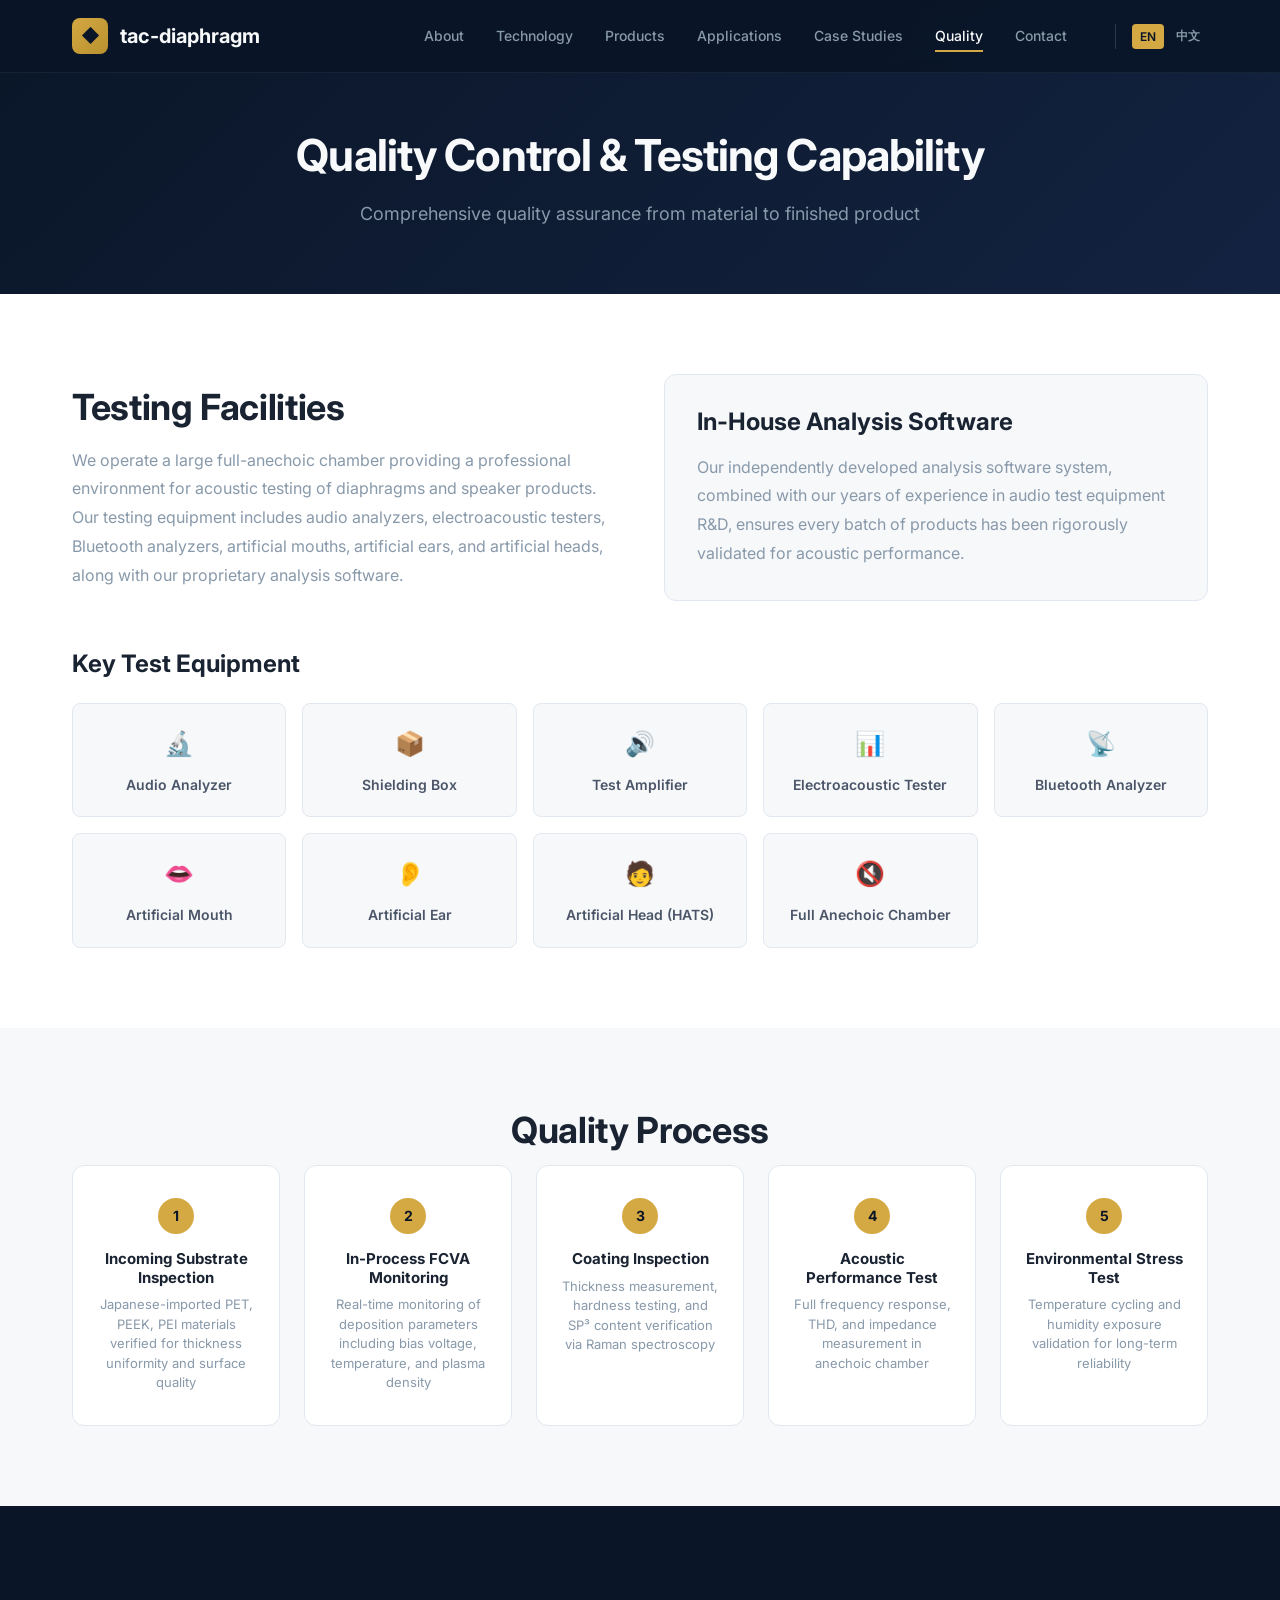
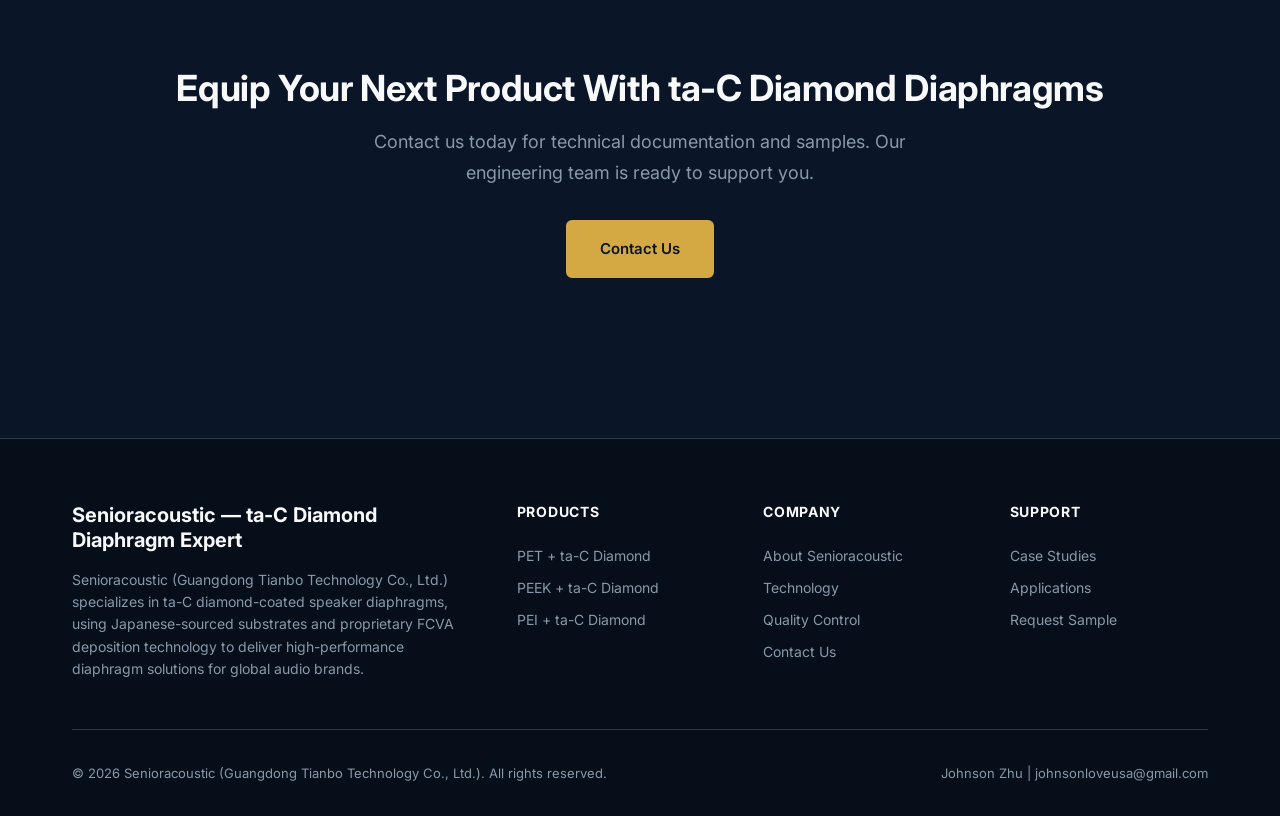
<file: quality.html>
<!DOCTYPE html>
<html lang="en">
<head>
  <meta charset="UTF-8">
  <meta name="viewport" content="width=device-width, initial-scale=1.0">
  <title>Quality Control | ta-C Diaphragm Testing | Tianbo Technology</title>
  <meta name="description" content="Tianbo Technology's quality control facilities: full anechoic chamber, audio analyzers, and comprehensive testing for ta-C diamond-coated diaphragms.">
  <link rel="preconnect" href="https://fonts.googleapis.com">
  <link rel="preconnect" href="https://fonts.gstatic.com" crossorigin>
  <link href="https://fonts.googleapis.com/css2?family=Inter:wght@400;500;600;700;800&display=swap" rel="stylesheet">
  <link rel="stylesheet" href="css/style.css">

  <!-- Canonical URL -->
  <link rel="canonical" href="https://gajzjxkzhfzjxnck-alt.github.io/tac-diaphragm/quality.html">

  <!-- Open Graph -->
  <meta property="og:type" content="website">
  <meta property="og:site_name" content="Senioracoustic - ta-C Diamond-Coated Speaker Diaphragms">
  <meta property="og:title" content="Quality Control | ta-C Diaphragm Testing | Tianbo Technology">
  <meta property="og:description" content="Tianbo Technology's quality control facilities: full anechoic chamber, audio analyzers, and comprehensive testing for ta-C diamond-coated diaphragms.">
  <meta property="og:url" content="https://gajzjxkzhfzjxnck-alt.github.io/tac-diaphragm/quality.html">

  <!-- Twitter Card -->
  <meta name="twitter:card" content="summary_large_image">
  <meta name="twitter:title" content="Quality Control | ta-C Diaphragm Testing | Tianbo Technology">
  <meta name="twitter:description" content="Tianbo Technology's quality control facilities: full anechoic chamber, audio analyzers, comprehensive testing for ta-C diaphragms.">

  <!-- Hreflang -->
  <link rel="alternate" hreflang="en" href="https://gajzjxkzhfzjxnck-alt.github.io/tac-diaphragm/quality.html">
  <link rel="alternate" hreflang="zh" href="https://gajzjxkzhfzjxnck-alt.github.io/tac-diaphragm/quality.html">
  <link rel="alternate" hreflang="x-default" href="https://gajzjxkzhfzjxnck-alt.github.io/tac-diaphragm/">

  <!-- Favicon -->
  <link rel="icon" type="image/svg+xml" href="images/favicon.svg">

  <!-- JSON-LD Structured Data -->
  <script type="application/ld+json">
  {
    "@context": "https://schema.org",
    "@type": "Organization",
    "name": "Senioracoustic (Guangdong Tianbo Technology Co., Ltd.)",
    "url": "https://gajzjxkzhfzjxnck-alt.github.io/tac-diaphragm",
    "logo": "https://gajzjxkzhfzjxnck-alt.github.io/tac-diaphragm/images/favicon.svg",
    "description": "ta-C diamond-coated speaker diaphragm manufacturer using FCVA deposition technology.",
    "address": { "@type": "PostalAddress", "addressLocality": "Dongguan", "addressRegion": "Guangdong", "addressCountry": "CN" },
    "contactPoint": { "@type": "ContactPoint", "telephone": "+86-188-1921-3579", "contactType": "sales", "email": "johnsonloveusa@gmail.com" }
  }
  </script>
  <script type="application/ld+json">
  {
    "@context": "https://schema.org",
    "@type": "BreadcrumbList",
    "itemListElement": [{
      "@type": "ListItem", "position": 1, "name": "Home", "item": "https://gajzjxkzhfzjxnck-alt.github.io/tac-diaphragm/"
    },{
      "@type": "ListItem", "position": 2, "name": "Quality Control"
    }]
  }
  </script>
  <style>
    .equipment-grid {
      display: grid;
      grid-template-columns: repeat(auto-fill, minmax(180px, 1fr));
      gap: 1rem;
    }
    .equipment-item {
      background: var(--bg-light);
      border: 1px solid var(--border);
      border-radius: 8px;
      padding: 1.25rem;
      text-align: center;
    }
    .equipment-item .icon { font-size: 1.5rem; margin-bottom: 0.5rem; }
    .equipment-item .name { font-weight: 600; font-size: 0.875rem; }
  </style>
</head>
<body>
  <header class="header">
    <div class="container">
      <nav class="nav">
        <a href="index.html" class="nav-logo">
          <span class="nav-logo-icon">◆</span>
          <span>tac-diaphragm</span>
        </a>
        <div class="nav-links">
          <a href="about.html" data-i18n="nav.about">About</a>
          <a href="technology.html" data-i18n="nav.technology">Technology</a>
          <a href="products.html" data-i18n="nav.products">Products</a>
          <a href="applications.html" data-i18n="nav.applications">Applications</a>
          <a href="case-studies.html" data-i18n="nav.case-studies">Case Studies</a>
          <a href="quality.html" data-i18n="nav.quality">Quality</a>
          <a href="contact.html" data-i18n="nav.contact">Contact</a>
          <div class="lang-switch">
            <button class="lang-btn active" data-lang="en" onclick="switchLang('en')">EN</button>
            <button class="lang-btn" data-lang="zh" onclick="switchLang('zh')">中文</button>
          </div>
        </div>
        <button class="mobile-menu-btn" aria-label="Menu">☰</button>
      </nav>
    </div>
  </header>

  <section class="page-header">
    <div class="container">
      <h1 data-i18n="quality.page.title">Quality Control & Testing Capability</h1>
      <p data-i18n="quality.page.desc">Comprehensive quality assurance from material to finished product</p>
    </div>
  </section>

  <section class="section fade-in">
    <div class="container">
      <div class="grid-2" style="margin-bottom:3rem">
        <div>
          <h2 style="margin-bottom:1rem" data-i18n="quality.facility.title">Testing Facilities</h2>
          <p style="color:var(--text-muted);line-height:1.8" data-i18n="quality.facility.desc">We operate a large full-anechoic chamber providing a professional environment for acoustic testing of diaphragms and speaker products. Our testing equipment includes audio analyzers, electroacoustic testers, Bluetooth analyzers, artificial mouths, artificial ears, and artificial heads, along with our proprietary analysis software.</p>
        </div>
        <div style="background:var(--bg-light);border-radius:12px;padding:2rem;border:1px solid var(--border)">
          <h3 style="margin-bottom:1rem" data-i18n="quality.system.title">In-House Analysis Software</h3>
          <p style="color:var(--text-muted);line-height:1.8" data-i18n="quality.system.desc">Our independently developed analysis software system, combined with our years of experience in audio test equipment R&D, ensures every batch of products has been rigorously validated for acoustic performance.</p>
        </div>
      </div>

      <h3 style="margin-bottom:1.5rem">Key Test Equipment</h3>
      <div class="equipment-grid">
        <div class="equipment-item"><div class="icon">🔬</div><div class="name">Audio Analyzer</div></div>
        <div class="equipment-item"><div class="icon">📦</div><div class="name">Shielding Box</div></div>
        <div class="equipment-item"><div class="icon">🔊</div><div class="name">Test Amplifier</div></div>
        <div class="equipment-item"><div class="icon">📊</div><div class="name">Electroacoustic Tester</div></div>
        <div class="equipment-item"><div class="icon">📡</div><div class="name">Bluetooth Analyzer</div></div>
        <div class="equipment-item"><div class="icon">👄</div><div class="name">Artificial Mouth</div></div>
        <div class="equipment-item"><div class="icon">👂</div><div class="name">Artificial Ear</div></div>
        <div class="equipment-item"><div class="icon">🧑</div><div class="name">Artificial Head (HATS)</div></div>
        <div class="equipment-item"><div class="icon">🔇</div><div class="name">Full Anechoic Chamber</div></div>
      </div>
    </div>
  </section>

  <section class="section section-light fade-in">
    <div class="container">
      <h2 class="section-title" data-i18n="quality.process.title">Quality Process</h2>
      <div class="process-steps">
        <div class="process-step" style="background:var(--bg-card);border-color:var(--border);counter-reset:none">
          <h4 style="color:var(--text-dark)" data-i18n="quality.process.1">Incoming Substrate Inspection</h4>
          <p style="color:var(--text-muted)">Japanese-imported PET, PEEK, PEI materials verified for thickness uniformity and surface quality</p>
        </div>
        <div class="process-step" style="background:var(--bg-card);border-color:var(--border)">
          <h4 style="color:var(--text-dark)" data-i18n="quality.process.2">In-Process FCVA Monitoring</h4>
          <p style="color:var(--text-muted)">Real-time monitoring of deposition parameters including bias voltage, temperature, and plasma density</p>
        </div>
        <div class="process-step" style="background:var(--bg-card);border-color:var(--border)">
          <h4 style="color:var(--text-dark)" data-i18n="quality.process.3">Coating Inspection</h4>
          <p style="color:var(--text-muted)">Thickness measurement, hardness testing, and SP&sup3; content verification via Raman spectroscopy</p>
        </div>
        <div class="process-step" style="background:var(--bg-card);border-color:var(--border)">
          <h4 style="color:var(--text-dark)" data-i18n="quality.process.4">Acoustic Performance Test</h4>
          <p style="color:var(--text-muted)">Full frequency response, THD, and impedance measurement in anechoic chamber</p>
        </div>
        <div class="process-step" style="background:var(--bg-card);border-color:var(--border)">
          <h4 style="color:var(--text-dark)" data-i18n="quality.process.5">Environmental Stress Test</h4>
          <p style="color:var(--text-muted)">Temperature cycling and humidity exposure validation for long-term reliability</p>
        </div>
      </div>
    </div>
  </section>

  <section class="section section-dark">
    <div class="container">
      <div class="cta-section">
        <h2 data-i18n="cta.title">Equip Your Next Product With ta-C Diamond Diaphragms</h2>
        <p data-i18n="cta.desc">Contact us today for technical documentation and samples. Our engineering team is ready to support you.</p>
        <a href="contact.html" class="btn btn-primary" data-i18n="cta.btn">Contact Us</a>
      </div>
    </div>
  </section>

  <footer class="footer">
    <div class="container">
      <div class="footer-grid">
        <div class="footer-brand">
          <h3 data-i18n="footer.brand">Senioracoustic — ta-C Diamond Diaphragm Expert</h3>
          <p data-i18n="footer.desc">Senioracoustic (Guangdong Tianbo Technology Co., Ltd.) specializes in ta-C diamond-coated speaker diaphragms, using Japanese-sourced substrates and proprietary FCVA deposition technology to deliver high-performance diaphragm solutions for global audio brands.</p>
        </div>
        <div>
          <h4 data-i18n="footer.products">Products</h4>
          <a href="products.html" data-i18n="footer.products.pet">PET + ta-C Diamond</a>
          <a href="products.html" data-i18n="footer.products.peek">PEEK + ta-C Diamond</a>
          <a href="products.html" data-i18n="footer.products.pei">PEI + ta-C Diamond</a>
        </div>
        <div>
          <h4 data-i18n="footer.company">Company</h4>
          <a href="about.html" data-i18n="footer.company.about">About Senioracoustic</a>
          <a href="technology.html" data-i18n="footer.company.technology">Technology</a>
          <a href="quality.html" data-i18n="footer.company.quality">Quality Control</a>
          <a href="contact.html" data-i18n="footer.company.contact">Contact Us</a>
        </div>
        <div>
          <h4 data-i18n="footer.support">Support</h4>
          <a href="case-studies.html" data-i18n="footer.support.case">Case Studies</a>
          <a href="applications.html" data-i18n="footer.support.apps">Applications</a>
          <a href="contact.html" data-i18n="footer.support.sample">Request Sample</a>
        </div>
      </div>
      <div class="footer-bottom">
        <span data-i18n="footer.copyright">© 2026 Senioracoustic (Guangdong Tianbo Technology Co., Ltd.). All rights reserved.</span>
        <span>Johnson Zhu | johnsonloveusa@gmail.com</span>
      </div>
    </div>
  </footer>

  <script src="js/translations.js"></script>
  <script src="js/main.js"></script>
</body>
</html>
</file>
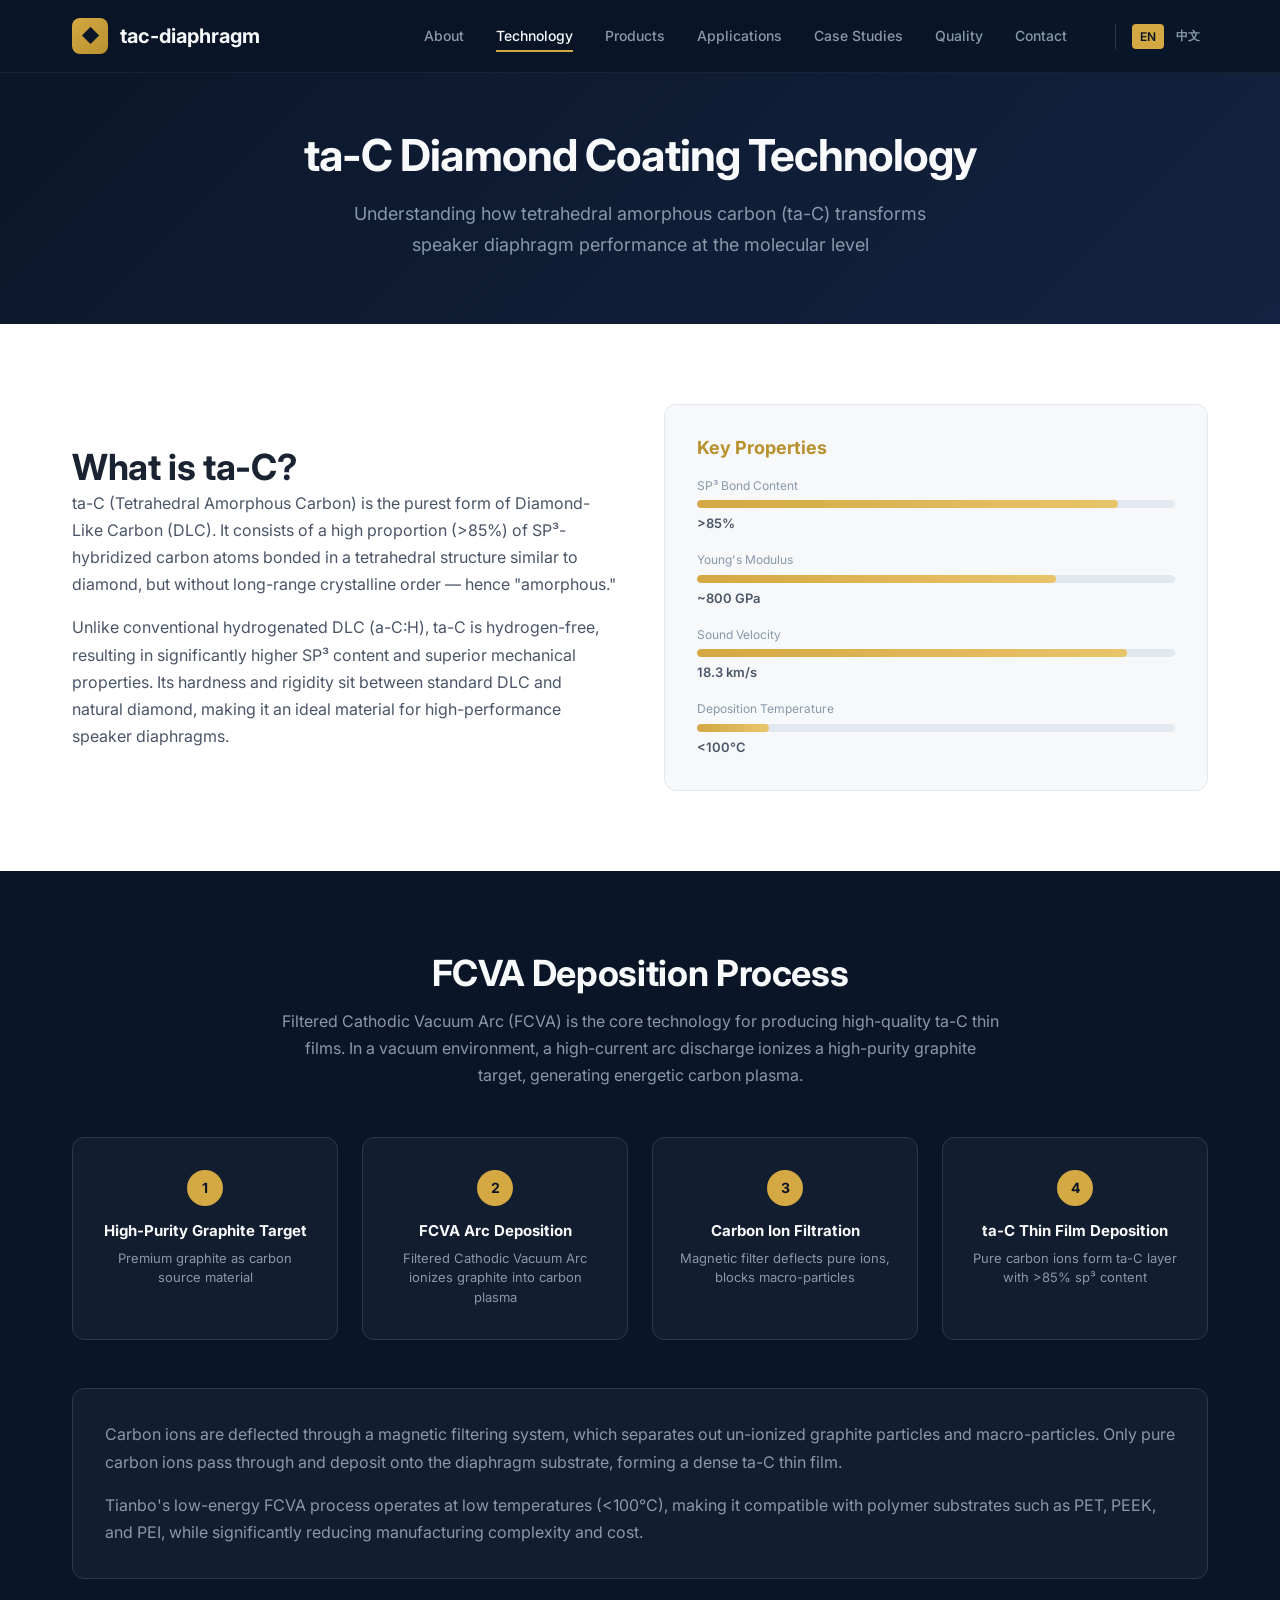
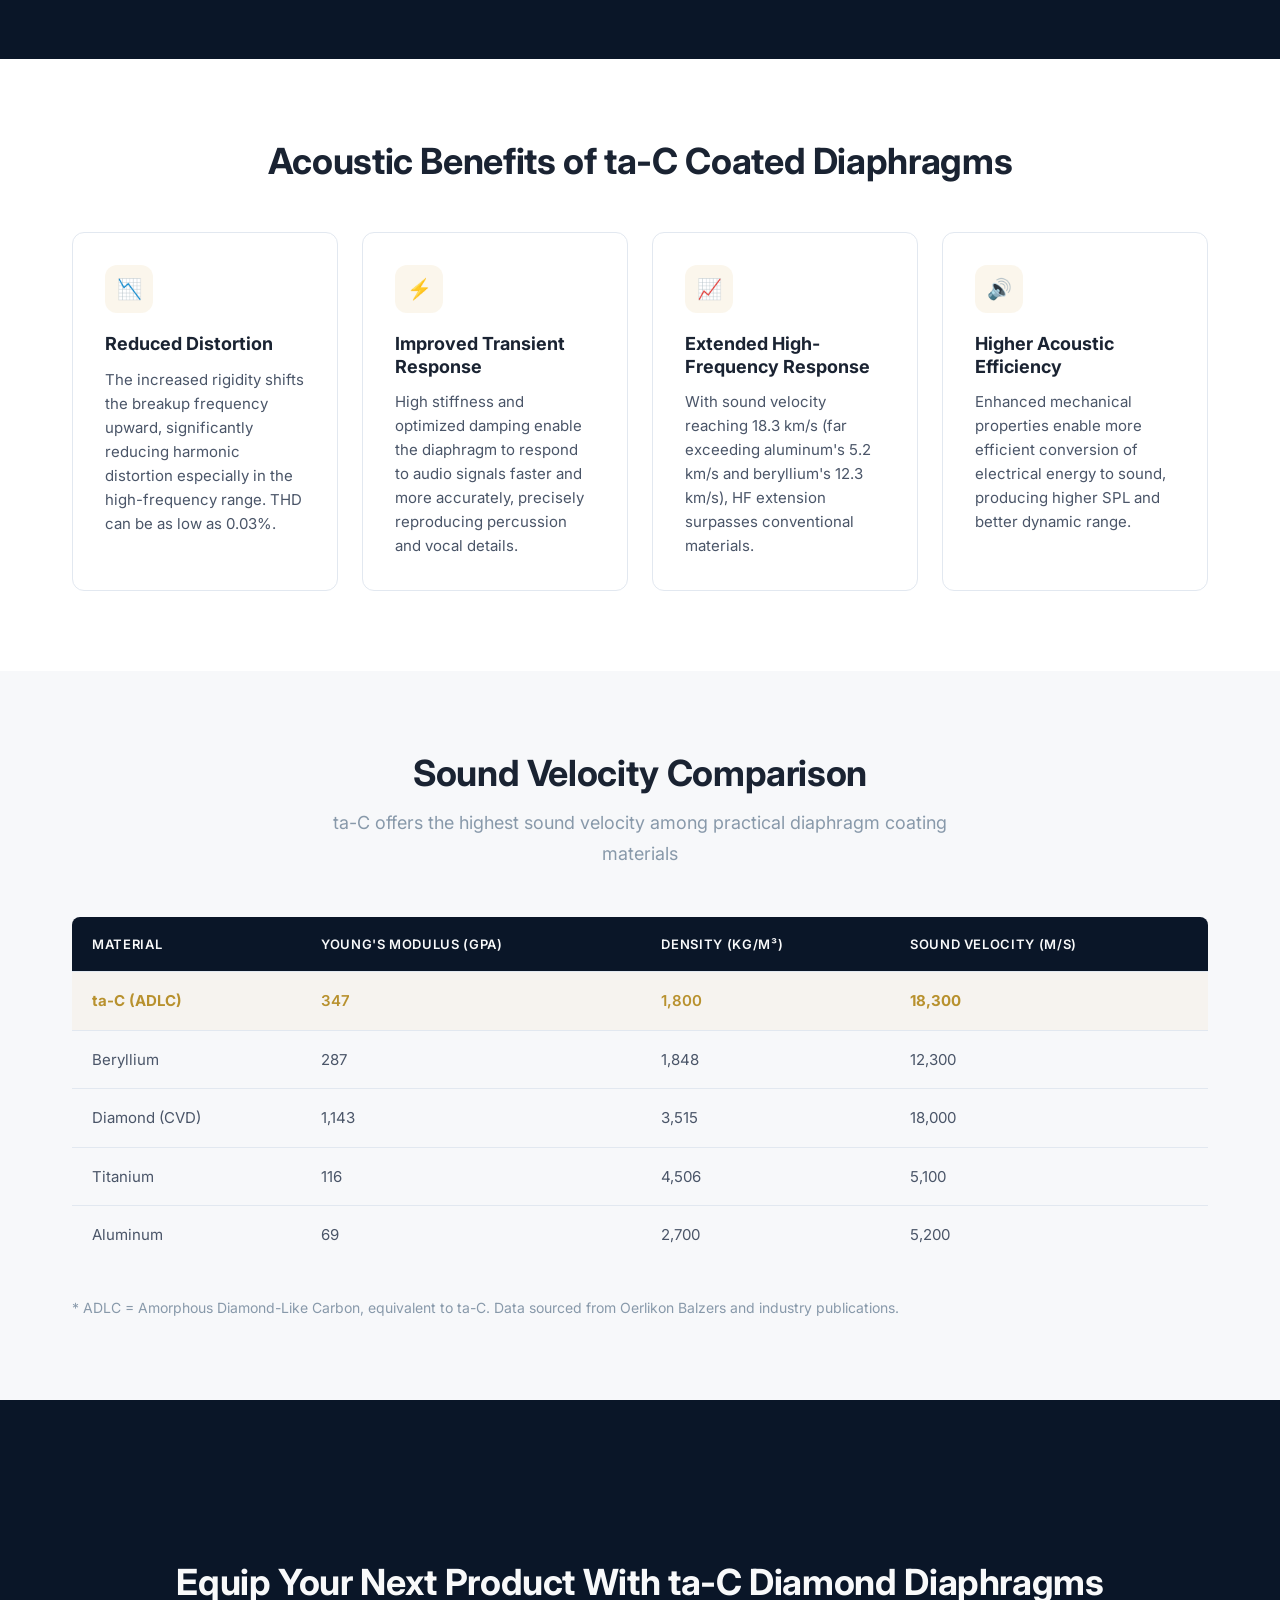
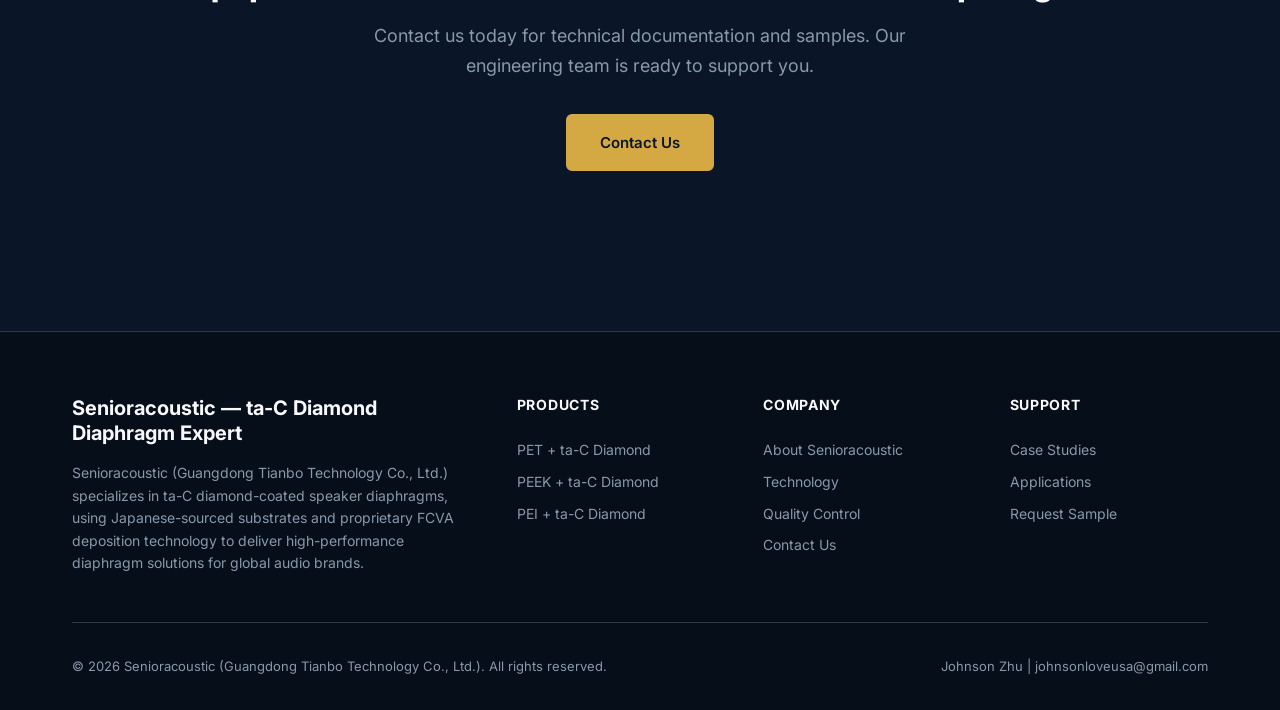
<file: technology.html>
<!DOCTYPE html>
<html lang="en">
<head>
  <meta charset="UTF-8">
  <meta name="viewport" content="width=device-width, initial-scale=1.0">
  <title>ta-C Diamond Coating Technology | Tianbo Technology</title>
  <meta name="description" content="Deep dive into ta-C (tetrahedral amorphous carbon) technology for speaker diaphragms. FCVA deposition process, material science, and acoustic performance advantages.">
  <link rel="preconnect" href="https://fonts.googleapis.com">
  <link rel="preconnect" href="https://fonts.gstatic.com" crossorigin>
  <link href="https://fonts.googleapis.com/css2?family=Inter:wght@400;500;600;700;800&display=swap" rel="stylesheet">
  <link rel="stylesheet" href="css/style.css">

  <!-- Canonical URL -->
  <link rel="canonical" href="https://gajzjxkzhfzjxnck-alt.github.io/tac-diaphragm/technology.html">

  <!-- Open Graph -->
  <meta property="og:type" content="website">
  <meta property="og:site_name" content="Senioracoustic - ta-C Diamond-Coated Speaker Diaphragms">
  <meta property="og:title" content="ta-C Diamond Coating Technology | FCVA Deposition | Tianbo Technology">
  <meta property="og:description" content="Deep dive into ta-C (tetrahedral amorphous carbon) technology for speaker diaphragms. FCVA deposition process, material science, and acoustic performance advantages.">
  <meta property="og:url" content="https://gajzjxkzhfzjxnck-alt.github.io/tac-diaphragm/technology.html">

  <!-- Twitter Card -->
  <meta name="twitter:card" content="summary_large_image">
  <meta name="twitter:title" content="ta-C Diamond Coating Technology | FCVA Deposition | Tianbo Technology">
  <meta name="twitter:description" content="Deep dive into ta-C (tetrahedral amorphous carbon) technology for speaker diaphragms. FCVA deposition process, material science.">

  <!-- Hreflang -->
  <link rel="alternate" hreflang="en" href="https://gajzjxkzhfzjxnck-alt.github.io/tac-diaphragm/technology.html">
  <link rel="alternate" hreflang="zh" href="https://gajzjxkzhfzjxnck-alt.github.io/tac-diaphragm/technology.html">
  <link rel="alternate" hreflang="x-default" href="https://gajzjxkzhfzjxnck-alt.github.io/tac-diaphragm/">

  <!-- Favicon -->
  <link rel="icon" type="image/svg+xml" href="images/favicon.svg">

  <!-- JSON-LD Structured Data -->
  <script type="application/ld+json">
  {
    "@context": "https://schema.org",
    "@type": "Organization",
    "name": "Senioracoustic (Guangdong Tianbo Technology Co., Ltd.)",
    "url": "https://gajzjxkzhfzjxnck-alt.github.io/tac-diaphragm",
    "logo": "https://gajzjxkzhfzjxnck-alt.github.io/tac-diaphragm/images/favicon.svg",
    "description": "ta-C diamond-coated speaker diaphragm manufacturer using FCVA deposition technology.",
    "address": { "@type": "PostalAddress", "addressLocality": "Dongguan", "addressRegion": "Guangdong", "addressCountry": "CN" },
    "contactPoint": { "@type": "ContactPoint", "telephone": "+86-188-1921-3579", "contactType": "sales", "email": "johnsonloveusa@gmail.com" }
  }
  </script>
  <script type="application/ld+json">
  {
    "@context": "https://schema.org",
    "@type": "BreadcrumbList",
    "itemListElement": [{
      "@type": "ListItem", "position": 1, "name": "Home", "item": "https://gajzjxkzhfzjxnck-alt.github.io/tac-diaphragm/"
    },{
      "@type": "ListItem", "position": 2, "name": "Technology"
    }]
  }
  </script>
</head>
<body>

  <header class="header">
    <div class="container">
      <nav class="nav">
        <a href="index.html" class="nav-logo">
          <span class="nav-logo-icon">◆</span>
          <span>tac-diaphragm</span>
        </a>
        <div class="nav-links">
          <a href="about.html" data-i18n="nav.about">About</a>
          <a href="technology.html" data-i18n="nav.technology">Technology</a>
          <a href="products.html" data-i18n="nav.products">Products</a>
          <a href="applications.html" data-i18n="nav.applications">Applications</a>
          <a href="case-studies.html" data-i18n="nav.case-studies">Case Studies</a>
          <a href="quality.html" data-i18n="nav.quality">Quality</a>
          <a href="contact.html" data-i18n="nav.contact">Contact</a>
          <div class="lang-switch">
            <button class="lang-btn active" data-lang="en" onclick="switchLang('en')">EN</button>
            <button class="lang-btn" data-lang="zh" onclick="switchLang('zh')">中文</button>
          </div>
        </div>
        <button class="mobile-menu-btn" aria-label="Menu">☰</button>
      </nav>
    </div>
  </header>

  <section class="page-header">
    <div class="container">
      <h1 data-i18n="tech.page.title">ta-C Diamond Coating Technology</h1>
      <p data-i18n="tech.page.desc">Understanding how tetrahedral amorphous carbon (ta-C) transforms speaker diaphragm performance at the molecular level</p>
    </div>
  </section>

  <!-- What is ta-C -->
  <section class="section fade-in">
    <div class="container">
      <div class="grid-2">
        <div>
          <h2 data-i18n="tech.what.title">What is ta-C?</h2>
          <p style="margin-bottom:1rem" data-i18n="tech.what.p1">ta-C (Tetrahedral Amorphous Carbon) is the purest form of Diamond-Like Carbon (DLC). It consists of a high proportion (&gt;85%) of SP&sup3;-hybridized carbon atoms bonded in a tetrahedral structure similar to diamond, but without long-range crystalline order — hence "amorphous."</p>
          <p data-i18n="tech.what.p2">Unlike conventional hydrogenated DLC (a-C:H), ta-C is hydrogen-free, resulting in significantly higher SP&sup3; content and superior mechanical properties. Its hardness and rigidity sit between standard DLC and natural diamond, making it an ideal material for high-performance speaker diaphragms.</p>
        </div>
        <div style="background:var(--bg-light);border-radius:12px;padding:2rem;border:1px solid var(--border)">
          <h4 style="margin-bottom:1rem;color:var(--accent-dark)">Key Properties</h4>
          <div style="margin-bottom:1rem">
            <div style="font-size:0.75rem;color:var(--text-muted);margin-bottom:0.25rem">SP&sup3; Bond Content</div>
            <div style="height:8px;background:var(--border);border-radius:4px;overflow:hidden">
              <div style="height:100%;width:88%;background:linear-gradient(90deg,var(--accent),var(--accent-light));border-radius:4px"></div>
            </div>
            <div style="font-size:0.8125rem;font-weight:600;margin-top:0.25rem">&gt;85%</div>
          </div>
          <div style="margin-bottom:1rem">
            <div style="font-size:0.75rem;color:var(--text-muted);margin-bottom:0.25rem">Young's Modulus</div>
            <div style="height:8px;background:var(--border);border-radius:4px;overflow:hidden">
              <div style="height:100%;width:75%;background:linear-gradient(90deg,var(--accent),var(--accent-light));border-radius:4px"></div>
            </div>
            <div style="font-size:0.8125rem;font-weight:600;margin-top:0.25rem">~800 GPa</div>
          </div>
          <div style="margin-bottom:1rem">
            <div style="font-size:0.75rem;color:var(--text-muted);margin-bottom:0.25rem">Sound Velocity</div>
            <div style="height:8px;background:var(--border);border-radius:4px;overflow:hidden">
              <div style="height:100%;width:90%;background:linear-gradient(90deg,var(--accent),var(--accent-light));border-radius:4px"></div>
            </div>
            <div style="font-size:0.8125rem;font-weight:600;margin-top:0.25rem">18.3 km/s</div>
          </div>
          <div>
            <div style="font-size:0.75rem;color:var(--text-muted);margin-bottom:0.25rem">Deposition Temperature</div>
            <div style="height:8px;background:var(--border);border-radius:4px;overflow:hidden">
              <div style="height:100%;width:15%;background:linear-gradient(90deg,var(--accent),var(--accent-light));border-radius:4px"></div>
            </div>
            <div style="font-size:0.8125rem;font-weight:600;margin-top:0.25rem">&lt;100°C</div>
          </div>
        </div>
      </div>
    </div>
  </section>

  <!-- FCVA Process -->
  <section class="section section-dark fade-in">
    <div class="container">
      <h2 class="section-title" data-i18n="tech.process.title">FCVA Deposition Process</h2>
      <p style="max-width:720px;margin:0 auto 3rem;text-align:center;color:var(--text-muted)" data-i18n="tech.process.p1">Filtered Cathodic Vacuum Arc (FCVA) is the core technology for producing high-quality ta-C thin films. In a vacuum environment, a high-current arc discharge ionizes a high-purity graphite target, generating energetic carbon plasma.</p>
      <div class="process-steps" style="margin-bottom:3rem">
        <div class="process-step">
          <h4 data-i18n="process.step1.title">High-Purity Graphite Target</h4>
          <p data-i18n="process.step1.desc">Premium graphite as carbon source material</p>
        </div>
        <div class="process-step">
          <h4 data-i18n="process.step2.title">FCVA Arc Deposition</h4>
          <p data-i18n="process.step2.desc">Filtered Cathodic Vacuum Arc ionizes graphite into carbon plasma</p>
        </div>
        <div class="process-step">
          <h4 data-i18n="process.step3.title">Carbon Ion Filtration</h4>
          <p data-i18n="process.step3.desc">Magnetic filter deflects pure ions, blocks macro-particles</p>
        </div>
        <div class="process-step">
          <h4 data-i18n="process.step4.title">ta-C Thin Film Deposition</h4>
          <p data-i18n="process.step4.desc">Pure carbon ions form ta-C layer with &gt;85% sp&sup3; content</p>
        </div>
      </div>
      <div style="background:rgba(255,255,255,0.03);border:1px solid var(--border-dark);border-radius:12px;padding:2rem">
        <p style="color:var(--text-muted)" data-i18n="tech.process.p2">Carbon ions are deflected through a magnetic filtering system, which separates out un-ionized graphite particles and macro-particles. Only pure carbon ions pass through and deposit onto the diaphragm substrate, forming a dense ta-C thin film.</p>
        <p style="color:var(--text-muted);margin-top:1rem" data-i18n="tech.process.p3">Tianbo's low-energy FCVA process operates at low temperatures (&lt;100°C), making it compatible with polymer substrates such as PET, PEEK, and PEI, while significantly reducing manufacturing complexity and cost.</p>
      </div>
    </div>
  </section>

  <!-- Acoustic Benefits -->
  <section class="section fade-in">
    <div class="container">
      <h2 class="section-title" data-i18n="tech.benefits.title">Acoustic Benefits of ta-C Coated Diaphragms</h2>
      <div class="grid-4" style="margin-top:3rem">
        <div class="card">
          <div class="card-icon">📉</div>
          <h3 data-i18n="tech.benefit1.title">Reduced Distortion</h3>
          <p data-i18n="tech.benefit1.desc">The increased rigidity shifts the breakup frequency upward, significantly reducing harmonic distortion especially in the high-frequency range. THD can be as low as 0.03%.</p>
        </div>
        <div class="card">
          <div class="card-icon">⚡</div>
          <h3 data-i18n="tech.benefit2.title">Improved Transient Response</h3>
          <p data-i18n="tech.benefit2.desc">High stiffness and optimized damping enable the diaphragm to respond to audio signals faster and more accurately, precisely reproducing percussion and vocal details.</p>
        </div>
        <div class="card">
          <div class="card-icon">📈</div>
          <h3 data-i18n="tech.benefit3.title">Extended High-Frequency Response</h3>
          <p data-i18n="tech.benefit3.desc">With sound velocity reaching 18.3 km/s (far exceeding aluminum's 5.2 km/s and beryllium's 12.3 km/s), HF extension surpasses conventional materials.</p>
        </div>
        <div class="card">
          <div class="card-icon">🔊</div>
          <h3 data-i18n="tech.benefit4.title">Higher Acoustic Efficiency</h3>
          <p data-i18n="tech.benefit4.desc">Enhanced mechanical properties enable more efficient conversion of electrical energy to sound, producing higher SPL and better dynamic range.</p>
        </div>
      </div>
    </div>
  </section>

  <!-- Sound Velocity Comparison -->
  <section class="section section-light fade-in">
    <div class="container">
      <h2 class="section-title">Sound Velocity Comparison</h2>
      <p class="section-subtitle">ta-C offers the highest sound velocity among practical diaphragm coating materials</p>
      <div class="table-wrap">
        <table class="comparison-table">
          <thead>
            <tr>
              <th>Material</th>
              <th>Young's Modulus (GPa)</th>
              <th>Density (kg/m&sup3;)</th>
              <th>Sound Velocity (m/s)</th>
            </tr>
          </thead>
          <tbody>
            <tr class="highlight-row">
              <td><strong>ta-C (ADLC)</strong></td>
              <td>347</td>
              <td>1,800</td>
              <td><strong>18,300</strong></td>
            </tr>
            <tr>
              <td>Beryllium</td>
              <td>287</td>
              <td>1,848</td>
              <td>12,300</td>
            </tr>
            <tr>
              <td>Diamond (CVD)</td>
              <td>1,143</td>
              <td>3,515</td>
              <td>18,000</td>
            </tr>
            <tr>
              <td>Titanium</td>
              <td>116</td>
              <td>4,506</td>
              <td>5,100</td>
            </tr>
            <tr>
              <td>Aluminum</td>
              <td>69</td>
              <td>2,700</td>
              <td>5,200</td>
            </tr>
          </tbody>
        </table>
      </div>
      <p style="font-size:0.875rem;color:var(--text-muted);margin-top:1rem">* ADLC = Amorphous Diamond-Like Carbon, equivalent to ta-C. Data sourced from Oerlikon Balzers and industry publications.</p>
    </div>
  </section>

  <section class="section section-dark">
    <div class="container">
      <div class="cta-section">
        <h2 data-i18n="cta.title">Equip Your Next Product With ta-C Diamond Diaphragms</h2>
        <p data-i18n="cta.desc">Contact us today for technical documentation and samples. Our engineering team is ready to support you.</p>
        <a href="contact.html" class="btn btn-primary" data-i18n="cta.btn">Contact Us</a>
      </div>
    </div>
  </section>

  <footer class="footer">
    <div class="container">
      <div class="footer-grid">
        <div class="footer-brand">
          <h3 data-i18n="footer.brand">Senioracoustic — ta-C Diamond Diaphragm Expert</h3>
          <p data-i18n="footer.desc">Senioracoustic (Guangdong Tianbo Technology Co., Ltd.) specializes in ta-C diamond-coated speaker diaphragms, using Japanese-sourced substrates and proprietary FCVA deposition technology to deliver high-performance diaphragm solutions for global audio brands.</p>
        </div>
        <div>
          <h4 data-i18n="footer.products">Products</h4>
          <a href="products.html" data-i18n="footer.products.pet">PET + ta-C Diamond</a>
          <a href="products.html" data-i18n="footer.products.peek">PEEK + ta-C Diamond</a>
          <a href="products.html" data-i18n="footer.products.pei">PEI + ta-C Diamond</a>
        </div>
        <div>
          <h4 data-i18n="footer.company">Company</h4>
          <a href="about.html" data-i18n="footer.company.about">About Senioracoustic</a>
          <a href="technology.html" data-i18n="footer.company.technology">Technology</a>
          <a href="quality.html" data-i18n="footer.company.quality">Quality Control</a>
          <a href="contact.html" data-i18n="footer.company.contact">Contact Us</a>
        </div>
        <div>
          <h4 data-i18n="footer.support">Support</h4>
          <a href="case-studies.html" data-i18n="footer.support.case">Case Studies</a>
          <a href="applications.html" data-i18n="footer.support.apps">Applications</a>
          <a href="contact.html" data-i18n="footer.support.sample">Request Sample</a>
        </div>
      </div>
      <div class="footer-bottom">
        <span data-i18n="footer.copyright">© 2026 Senioracoustic (Guangdong Tianbo Technology Co., Ltd.). All rights reserved.</span>
        <span>Johnson Zhu | johnsonloveusa@gmail.com</span>
      </div>
    </div>
  </footer>

  <script src="js/translations.js"></script>
  <script src="js/main.js"></script>
</body>
</html>
</file>
<file: css/style.css>
/* ===== tac-diaphragm.com - Professional B2B Website ===== */
/* ===== Main Stylesheet ===== */

:root {
  /* Colors */
  --primary: #0a1628;
  --primary-light: #132240;
  --primary-dark: #060e1a;
  --accent: #d4a843;
  --accent-light: #e8c46a;
  --accent-dark: #b8912e;
  --text-light: #f8f9fa;
  --text-muted: #8899aa;
  --text-dark: #1a2332;
  --text-body: #4a5568;
  --bg-light: #f7f8fa;
  --bg-card: #ffffff;
  --border: #e2e8f0;
  --border-dark: #2a3a4a;
  --success: #38a169;
  --error: #e53e3e;

  /* Typography */
  --font-primary: 'Inter', -apple-system, BlinkMacSystemFont, 'Segoe UI', sans-serif;
  --font-mono: 'JetBrains Mono', 'SF Mono', 'Fira Code', monospace;

  /* Spacing */
  --section-padding: 5rem 0;
  --container-width: 1200px;
  --container-padding: 0 2rem;

  /* Transitions */
  --transition: 0.3s cubic-bezier(0.4, 0, 0.2, 1);
}

/* ===== Reset & Base ===== */
*, *::before, *::after { box-sizing: border-box; margin: 0; padding: 0; }

html {
  scroll-behavior: smooth;
  font-size: 16px;
}

body {
  font-family: var(--font-primary);
  color: var(--text-body);
  line-height: 1.7;
  -webkit-font-smoothing: antialiased;
  -moz-osx-font-smoothing: grayscale;
  overflow-x: hidden;
}

img { max-width: 100%; height: auto; display: block; }
a { color: var(--accent); text-decoration: none; transition: var(--transition); }
a:hover { color: var(--accent-dark); }
ul { list-style: none; }

/* ===== Typography ===== */
h1, h2, h3, h4, h5, h6 {
  color: var(--text-dark);
  font-weight: 700;
  line-height: 1.25;
}

h1 { font-size: 3rem; letter-spacing: -0.02em; }
h2 { font-size: 2.25rem; letter-spacing: -0.01em; }
h3 { font-size: 1.5rem; }
h4 { font-size: 1.125rem; }

.section-title {
  text-align: center;
  margin-bottom: 0.75rem;
}

.section-subtitle {
  text-align: center;
  color: var(--text-muted);
  font-size: 1.125rem;
  max-width: 640px;
  margin: 0 auto 3rem;
}

/* ===== Container ===== */
.container {
  max-width: var(--container-width);
  margin: 0 auto;
  padding: var(--container-padding);
}

/* ===== Buttons ===== */
.btn {
  display: inline-flex;
  align-items: center;
  gap: 0.5rem;
  padding: 0.875rem 2rem;
  border-radius: 6px;
  font-weight: 600;
  font-size: 0.9375rem;
  cursor: pointer;
  transition: var(--transition);
  border: 2px solid transparent;
  font-family: var(--font-primary);
}

.btn-primary {
  background: var(--accent);
  color: var(--primary);
  border-color: var(--accent);
}
.btn-primary:hover {
  background: var(--accent-dark);
  border-color: var(--accent-dark);
  color: var(--primary);
  transform: translateY(-2px);
  box-shadow: 0 4px 20px rgba(212, 168, 67, 0.3);
}

.btn-outline {
  background: transparent;
  color: var(--text-light);
  border-color: var(--text-muted);
}
.btn-outline:hover {
  border-color: var(--accent);
  color: var(--accent);
  transform: translateY(-2px);
}

.btn-outline-dark {
  background: transparent;
  color: var(--text-dark);
  border-color: var(--border);
}
.btn-outline-dark:hover {
  border-color: var(--accent);
  color: var(--accent);
}

/* ===== Header / Navigation ===== */
.header {
  position: fixed;
  top: 0;
  left: 0;
  right: 0;
  z-index: 1000;
  background: rgba(10, 22, 40, 0.95);
  backdrop-filter: blur(20px);
  -webkit-backdrop-filter: blur(20px);
  border-bottom: 1px solid rgba(255, 255, 255, 0.06);
  transition: var(--transition);
}

.header.scrolled {
  background: rgba(10, 22, 40, 0.98);
  box-shadow: 0 4px 30px rgba(0, 0, 0, 0.3);
}

.nav {
  display: flex;
  align-items: center;
  justify-content: space-between;
  height: 72px;
}

.nav-logo {
  display: flex;
  align-items: center;
  gap: 0.75rem;
  font-weight: 700;
  font-size: 1.25rem;
  color: var(--text-light);
}

.nav-logo-icon {
  width: 36px;
  height: 36px;
  background: linear-gradient(135deg, var(--accent), var(--accent-dark));
  border-radius: 8px;
  display: flex;
  align-items: center;
  justify-content: center;
  font-size: 1.125rem;
  color: var(--primary);
}

.nav-links {
  display: flex;
  align-items: center;
  gap: 2rem;
}

.nav-links a {
  color: var(--text-muted);
  font-size: 0.875rem;
  font-weight: 500;
  transition: var(--transition);
  position: relative;
}

.nav-links a::after {
  content: '';
  position: absolute;
  bottom: -4px;
  left: 0;
  width: 0;
  height: 2px;
  background: var(--accent);
  transition: var(--transition);
}

.nav-links a:hover,
.nav-links a.active {
  color: var(--text-light);
}
.nav-links a:hover::after,
.nav-links a.active::after {
  width: 100%;
}

.lang-switch {
  display: flex;
  gap: 0.25rem;
  margin-left: 1rem;
  padding-left: 1rem;
  border-left: 1px solid var(--border-dark);
}

.lang-btn {
  background: none;
  border: none;
  color: var(--text-muted);
  font-size: 0.75rem;
  font-weight: 600;
  cursor: pointer;
  padding: 0.25rem 0.5rem;
  border-radius: 4px;
  font-family: var(--font-primary);
  transition: var(--transition);
  text-transform: uppercase;
}

.lang-btn.active {
  background: var(--accent);
  color: var(--primary);
}

.lang-btn:hover:not(.active) {
  color: var(--text-light);
}

/* Mobile menu toggle */
.mobile-menu-btn {
  display: none;
  background: none;
  border: none;
  color: var(--text-light);
  font-size: 1.5rem;
  cursor: pointer;
  padding: 0.5rem;
}

/* ===== Hero Section ===== */
.hero {
  min-height: 100vh;
  display: flex;
  align-items: center;
  background: linear-gradient(135deg, var(--primary) 0%, var(--primary-light) 50%, #0d1f3c 100%);
  position: relative;
  overflow: hidden;
  padding-top: 72px;
}

.hero::before {
  content: '';
  position: absolute;
  top: -50%;
  right: -20%;
  width: 800px;
  height: 800px;
  background: radial-gradient(circle, rgba(212, 168, 67, 0.06) 0%, transparent 70%);
  border-radius: 50%;
}

.hero::after {
  content: '';
  position: absolute;
  bottom: -30%;
  left: -10%;
  width: 600px;
  height: 600px;
  background: radial-gradient(circle, rgba(212, 168, 67, 0.04) 0%, transparent 70%);
  border-radius: 50%;
}

.hero-content {
  position: relative;
  z-index: 1;
  max-width: 800px;
}

.hero-badge {
  display: inline-flex;
  align-items: center;
  gap: 0.5rem;
  background: rgba(212, 168, 67, 0.1);
  border: 1px solid rgba(212, 168, 67, 0.2);
  padding: 0.5rem 1rem;
  border-radius: 100px;
  font-size: 0.8125rem;
  color: var(--accent);
  font-weight: 500;
  margin-bottom: 1.5rem;
}

.hero h1 {
  color: var(--text-light);
  margin-bottom: 1.5rem;
  font-size: 3.5rem;
  line-height: 1.1;
}

.hero h1 .highlight {
  background: linear-gradient(135deg, var(--accent), var(--accent-light));
  -webkit-background-clip: text;
  -webkit-text-fill-color: transparent;
  background-clip: text;
}

.hero p {
  color: var(--text-muted);
  font-size: 1.25rem;
  line-height: 1.7;
  margin-bottom: 2.5rem;
  max-width: 600px;
}

.hero-actions {
  display: flex;
  gap: 1rem;
  flex-wrap: wrap;
}

.hero-metrics {
  display: flex;
  gap: 3rem;
  margin-top: 4rem;
  padding-top: 2rem;
  border-top: 1px solid rgba(255, 255, 255, 0.06);
}

.metric {
  text-align: left;
}

.metric-value {
  font-size: 2rem;
  font-weight: 700;
  color: var(--accent);
  line-height: 1;
  margin-bottom: 0.25rem;
}

.metric-label {
  font-size: 0.8125rem;
  color: var(--text-muted);
}

/* ===== Sections ===== */
.section {
  padding: var(--section-padding);
}

.section-dark {
  background: var(--primary);
  color: var(--text-muted);
}

.section-dark .section-title {
  color: var(--text-light);
}

.section-light {
  background: var(--bg-light);
}

/* ===== Grid layouts ===== */
.grid-2 {
  display: grid;
  grid-template-columns: 1fr 1fr;
  gap: 3rem;
  align-items: center;
}

.grid-3 {
  display: grid;
  grid-template-columns: repeat(3, 1fr);
  gap: 2rem;
}

.grid-4 {
  display: grid;
  grid-template-columns: repeat(4, 1fr);
  gap: 1.5rem;
}

/* ===== Cards ===== */
.card {
  background: var(--bg-card);
  border-radius: 12px;
  padding: 2rem;
  border: 1px solid var(--border);
  transition: var(--transition);
}

.card:hover {
  transform: translateY(-4px);
  box-shadow: 0 12px 40px rgba(0, 0, 0, 0.08);
  border-color: var(--accent);
}

.card-icon {
  width: 48px;
  height: 48px;
  border-radius: 12px;
  display: flex;
  align-items: center;
  justify-content: center;
  font-size: 1.25rem;
  margin-bottom: 1.25rem;
  background: rgba(212, 168, 67, 0.1);
  color: var(--accent);
}

.card h3 {
  margin-bottom: 0.75rem;
  font-size: 1.125rem;
}

.card p {
  font-size: 0.9375rem;
  line-height: 1.6;
}

/* ===== Feature Cards ===== */
.feature-card {
  background: rgba(255, 255, 255, 0.03);
  border: 1px solid var(--border-dark);
  border-radius: 12px;
  padding: 2rem;
  transition: var(--transition);
}

.feature-card:hover {
  border-color: var(--accent);
  background: rgba(212, 168, 67, 0.05);
  transform: translateY(-4px);
}

.feature-card .card-icon {
  background: rgba(212, 168, 67, 0.12);
}

.feature-card h3 {
  color: var(--text-light);
  font-size: 1.125rem;
  margin-bottom: 0.75rem;
}

.feature-card p {
  color: var(--text-muted);
  font-size: 0.9375rem;
  line-height: 1.6;
}

/* ===== Comparison Table ===== */
.table-wrap {
  overflow-x: auto;
  margin: 2rem 0;
}

.comparison-table {
  width: 100%;
  border-collapse: collapse;
  font-size: 0.9375rem;
}

.comparison-table th,
.comparison-table td {
  padding: 1rem 1.25rem;
  text-align: left;
  border-bottom: 1px solid var(--border);
}

.comparison-table th {
  background: var(--primary);
  color: var(--text-light);
  font-weight: 600;
  font-size: 0.8125rem;
  text-transform: uppercase;
  letter-spacing: 0.05em;
}

.comparison-table th:first-child {
  border-radius: 8px 0 0 0;
}

.comparison-table th:last-child {
  border-radius: 0 8px 0 0;
}

.comparison-table tr:last-child td {
  border-bottom: none;
}

.comparison-table tr:hover td {
  background: rgba(212, 168, 67, 0.04);
}

.comparison-table .highlight-row {
  background: rgba(212, 168, 67, 0.06);
}

.comparison-table .highlight-row td {
  font-weight: 600;
  color: var(--accent-dark);
}

/* ===== Case Study ===== */
.case-study {
  background: var(--bg-card);
  border-radius: 16px;
  overflow: hidden;
  border: 1px solid var(--border);
}

.case-study-content {
  padding: 3rem;
}

.case-study-tag {
  display: inline-block;
  background: rgba(212, 168, 67, 0.1);
  color: var(--accent-dark);
  font-size: 0.75rem;
  font-weight: 600;
  text-transform: uppercase;
  letter-spacing: 0.05em;
  padding: 0.375rem 0.75rem;
  border-radius: 4px;
  margin-bottom: 1rem;
}

.case-study h2 {
  margin-bottom: 0.5rem;
}

.case-study .client-name {
  font-size: 1.125rem;
  font-weight: 600;
  color: var(--accent);
  margin-bottom: 1.5rem;
}

.case-study ul {
  margin: 1.5rem 0;
}

.case-study ul li {
  padding: 0.5rem 0;
  padding-left: 1.5rem;
  position: relative;
}

.case-study ul li::before {
  content: '◆';
  position: absolute;
  left: 0;
  color: var(--accent);
  font-size: 0.75rem;
}

/* ===== Process Steps ===== */
.process-steps {
  display: grid;
  grid-template-columns: repeat(auto-fit, minmax(200px, 1fr));
  gap: 1.5rem;
  counter-reset: step;
}

.process-step {
  text-align: center;
  padding: 2rem 1.5rem;
  background: rgba(255, 255, 255, 0.03);
  border: 1px solid var(--border-dark);
  border-radius: 12px;
  position: relative;
}

.process-step::before {
  counter-increment: step;
  content: counter(step);
  width: 36px;
  height: 36px;
  background: var(--accent);
  color: var(--primary);
  border-radius: 50%;
  display: flex;
  align-items: center;
  justify-content: center;
  font-weight: 700;
  font-size: 0.875rem;
  margin: 0 auto 1rem;
}

.process-step h4 {
  color: var(--text-light);
  font-size: 0.9375rem;
  margin-bottom: 0.5rem;
}

.process-step p {
  font-size: 0.8125rem;
  color: var(--text-muted);
  line-height: 1.5;
}

/* ===== Contact Form ===== */
.contact-section {
  display: grid;
  grid-template-columns: 1fr 1fr;
  gap: 4rem;
  align-items: start;
}

.form-group {
  margin-bottom: 1.5rem;
}

.form-group label {
  display: block;
  font-size: 0.875rem;
  font-weight: 600;
  color: var(--text-dark);
  margin-bottom: 0.5rem;
}

.form-control {
  width: 100%;
  padding: 0.875rem 1rem;
  border: 2px solid var(--border);
  border-radius: 8px;
  font-family: var(--font-primary);
  font-size: 0.9375rem;
  transition: var(--transition);
  background: var(--bg-card);
  color: var(--text-dark);
}

.form-control:focus {
  outline: none;
  border-color: var(--accent);
  box-shadow: 0 0 0 3px rgba(212, 168, 67, 0.15);
}

textarea.form-control {
  min-height: 140px;
  resize: vertical;
}

.checkbox-group {
  display: flex;
  align-items: flex-start;
  gap: 0.75rem;
  margin-bottom: 1.5rem;
}

.checkbox-group input[type="checkbox"] {
  width: 18px;
  height: 18px;
  margin-top: 3px;
  accent-color: var(--accent);
}

.checkbox-group label {
  font-size: 0.875rem;
  cursor: pointer;
}

.contact-info h3 {
  margin-bottom: 1.5rem;
}

.contact-detail {
  display: flex;
  gap: 1rem;
  margin-bottom: 1.5rem;
  align-items: flex-start;
}

.contact-detail-icon {
  width: 40px;
  height: 40px;
  background: rgba(212, 168, 67, 0.1);
  border-radius: 8px;
  display: flex;
  align-items: center;
  justify-content: center;
  color: var(--accent);
  flex-shrink: 0;
}

.contact-detail h4 {
  font-size: 0.9375rem;
  margin-bottom: 0.25rem;
}

.contact-detail p {
  font-size: 0.875rem;
  color: var(--text-muted);
}

/* ===== Footer ===== */
.footer {
  background: var(--primary-dark);
  color: var(--text-muted);
  padding: 4rem 0 2rem;
  border-top: 1px solid var(--border-dark);
}

.footer-grid {
  display: grid;
  grid-template-columns: 2fr 1fr 1fr 1fr;
  gap: 3rem;
  margin-bottom: 3rem;
}

.footer-brand h3 {
  color: var(--text-light);
  font-size: 1.25rem;
  margin-bottom: 1rem;
}

.footer-brand p {
  font-size: 0.875rem;
  line-height: 1.6;
}

.footer h4 {
  color: var(--text-light);
  font-size: 0.875rem;
  text-transform: uppercase;
  letter-spacing: 0.05em;
  margin-bottom: 1.25rem;
}

.footer a {
  display: block;
  color: var(--text-muted);
  font-size: 0.875rem;
  padding: 0.25rem 0;
}

.footer a:hover {
  color: var(--accent);
}

.footer-bottom {
  border-top: 1px solid var(--border-dark);
  padding-top: 2rem;
  display: flex;
  justify-content: space-between;
  align-items: center;
  font-size: 0.8125rem;
}

/* ===== Breadcrumbs ===== */
.breadcrumbs {
  padding: 6rem 0 0;
  background: var(--primary);
}

.breadcrumbs-inner {
  padding: 2rem 0;
  border-bottom: 1px solid var(--border-dark);
}

.breadcrumbs h1 {
  color: var(--text-light);
  font-size: 2.5rem;
  margin-bottom: 0.5rem;
}

.breadcrumbs p {
  color: var(--text-muted);
  font-size: 1rem;
}

/* ===== Stats section ===== */
.stats-grid {
  display: grid;
  grid-template-columns: repeat(4, 1fr);
  gap: 2rem;
}

.stat-item {
  text-align: center;
  padding: 2rem;
}

.stat-number {
  font-size: 2.5rem;
  font-weight: 700;
  color: var(--accent);
  line-height: 1;
  margin-bottom: 0.5rem;
}

.stat-label {
  font-size: 0.875rem;
  color: var(--text-muted);
}

/* ===== CTA Section ===== */
.cta-section {
  text-align: center;
  padding: 5rem 0;
}

.cta-section h2 {
  color: var(--text-light);
  margin-bottom: 1rem;
}

.cta-section p {
  color: var(--text-muted);
  font-size: 1.125rem;
  max-width: 560px;
  margin: 0 auto 2rem;
}

/* ===== Animations ===== */
.fade-in {
  opacity: 0;
  transform: translateY(20px);
  transition: opacity 0.6s ease, transform 0.6s ease;
}

.fade-in.visible {
  opacity: 1;
  transform: translateY(0);
}

/* ===== Toast / Notification ===== */
.toast {
  position: fixed;
  bottom: 2rem;
  right: 2rem;
  padding: 1rem 1.5rem;
  border-radius: 8px;
  color: var(--text-light);
  font-weight: 500;
  font-size: 0.9375rem;
  z-index: 9999;
  opacity: 0;
  transform: translateY(1rem);
  transition: var(--transition);
  pointer-events: none;
}

.toast.show {
  opacity: 1;
  transform: translateY(0);
  pointer-events: auto;
}

.toast.success {
  background: var(--success);
}

.toast.error {
  background: var(--error);
}

/* ===== Page Header ===== */
.page-header {
  padding: 8rem 0 4rem;
  background: linear-gradient(135deg, var(--primary) 0%, var(--primary-light) 100%);
  text-align: center;
}

.page-header h1 {
  color: var(--text-light);
  font-size: 2.75rem;
  margin-bottom: 1rem;
}

.page-header p {
  color: var(--text-muted);
  font-size: 1.125rem;
  max-width: 640px;
  margin: 0 auto;
}

/* ===== Responsive ===== */
@media (max-width: 1024px) {
  .grid-2 { grid-template-columns: 1fr; gap: 2rem; }
  .grid-4 { grid-template-columns: 1fr 1fr; }
  .footer-grid { grid-template-columns: 1fr 1fr; gap: 2rem; }
  .contact-section { grid-template-columns: 1fr; gap: 3rem; }
  .stats-grid { grid-template-columns: 1fr 1fr; }
}

@media (max-width: 768px) {
  h1 { font-size: 2rem; }
  h2 { font-size: 1.75rem; }
  .hero h1 { font-size: 2.25rem; }
  .hero p { font-size: 1.0625rem; }

  .nav-links {
    display: none;
    position: absolute;
    top: 72px;
    left: 0;
    right: 0;
    background: var(--primary);
    flex-direction: column;
    padding: 1.5rem 2rem;
    border-bottom: 1px solid var(--border-dark);
    gap: 1rem;
  }

  .nav-links.open { display: flex; }

  .mobile-menu-btn { display: block; }

  .lang-switch {
    margin-left: 0;
    padding-left: 0;
    border-left: none;
  }

  .grid-3 { grid-template-columns: 1fr; }
  .grid-4 { grid-template-columns: 1fr; }

  .hero-metrics { flex-direction: column; gap: 1.5rem; }

  .footer-grid { grid-template-columns: 1fr; }

  .case-study-content { padding: 1.5rem; }

  .page-header { padding: 6rem 0 3rem; }
  .page-header h1 { font-size: 2rem; }

  .stats-grid { grid-template-columns: 1fr 1fr; gap: 1rem; }

  .section { padding: 3rem 0; }
}

@media (max-width: 480px) {
  .hero-actions { flex-direction: column; }
  .hero-metrics { gap: 1rem; }
  .stats-grid { grid-template-columns: 1fr; }
}

/* ===== Print ===== */
@media print {
  .header, .footer, .mobile-menu-btn { display: none; }
  body { color: #000; }
  .hero { min-height: auto; }
}
</file>
